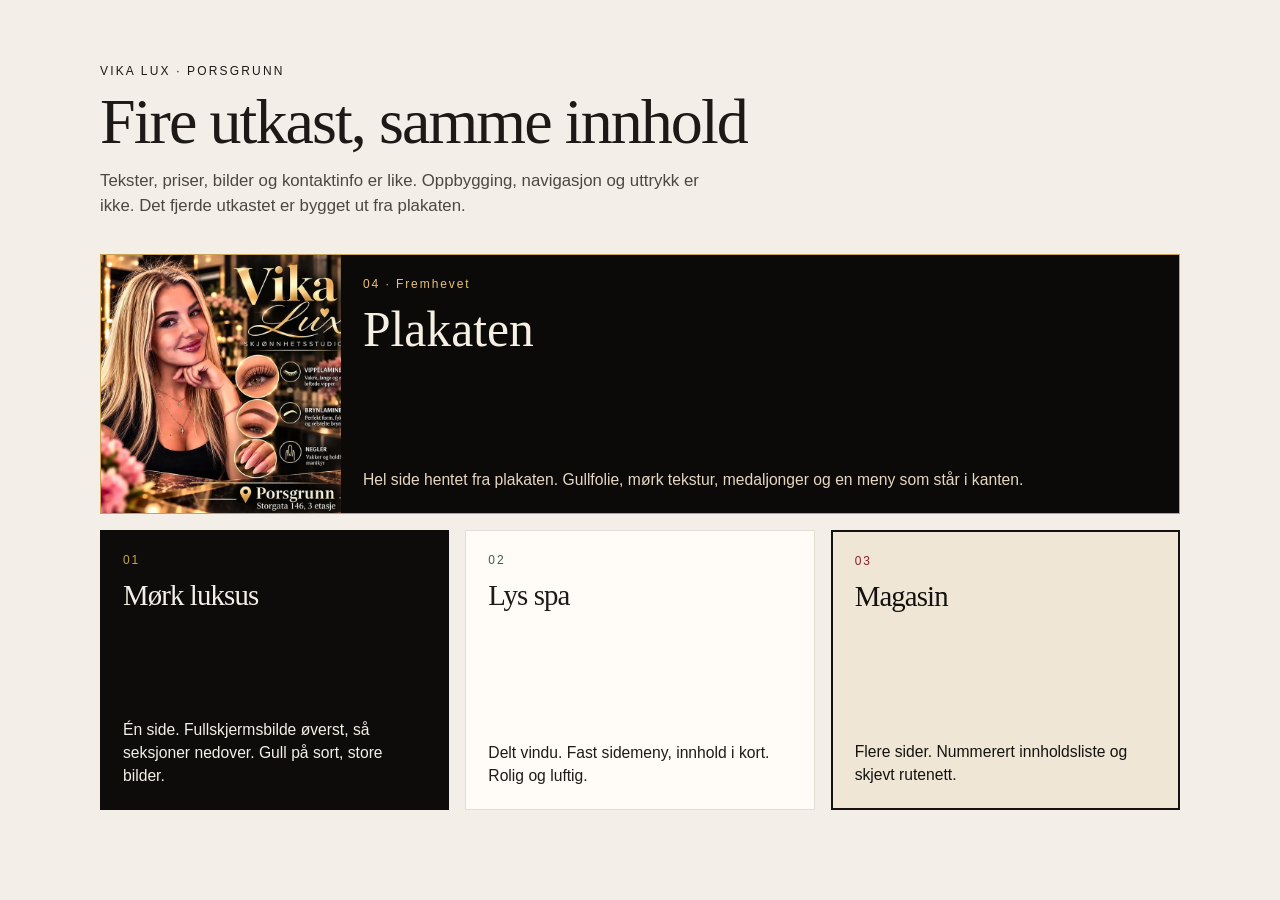
<file: index.html>
<!DOCTYPE html>
<html lang="nb">
<head>
<meta charset="UTF-8">
<meta name="viewport" content="width=device-width, initial-scale=1.0">
<title>Vika Lux — fire utkast</title>
<meta name="description" content="Fire ulike oppsett av Vika Lux, med samme tekster, priser, bilder og kontaktinfo. Plakaten er fremhevet.">
<meta name="theme-color" content="#0c0a08">
<meta name="referrer" content="strict-origin-when-cross-origin">
<meta name="robots" content="noindex, follow">
<meta http-equiv="Content-Security-Policy" content="default-src 'self'; base-uri 'self'; object-src 'none'; form-action 'none'; script-src 'none'; style-src 'self'; img-src 'self'">
<link rel="icon" href="favicon.ico" sizes="any">
<link rel="icon" href="favicon-192.png" type="image/png" sizes="192x192">
<link rel="apple-touch-icon" href="apple-touch-icon.png">
<link rel="stylesheet" href="styles.css">
</head>
<body>
<main class="board">
  <p class="eyebrow">Vika Lux · Porsgrunn</p>
  <h1>Fire utkast, samme innhold</h1>
  <p class="lead">Tekster, priser, bilder og kontaktinfo er like. Oppbygging, navigasjon og uttrykk er ikke. Det fjerde utkastet er bygget ut fra plakaten.</p>
  <a class="feature" href="design-4/">
    <img src="images/brand/poster-thumb.jpg" alt="" width="720" height="702">
    <div>
      <span class="num">04 · Fremhevet</span>
      <strong>Plakaten</strong>
      <span>Hel side hentet fra plakaten. Gullfolie, mørk tekstur, medaljonger og en meny som står i kanten.</span>
    </div>
  </a>
  <div class="choices">
    <a class="choice choice-dark" href="design-1/">
      <span class="num">01</span>
      <strong>Mørk luksus</strong>
      <span>Én side. Fullskjermsbilde øverst, så seksjoner nedover. Gull på sort, store bilder.</span>
    </a>
    <a class="choice choice-light" href="design-2/">
      <span class="num">02</span>
      <strong>Lys spa</strong>
      <span>Delt vindu. Fast sidemeny, innhold i kort. Rolig og luftig.</span>
    </a>
    <a class="choice choice-edit" href="design-3/">
      <span class="num">03</span>
      <strong>Magasin</strong>
      <span>Flere sider. Nummerert innholdsliste og skjevt rutenett.</span>
    </a>
  </div>
</main>
</body>
</html>
</file>
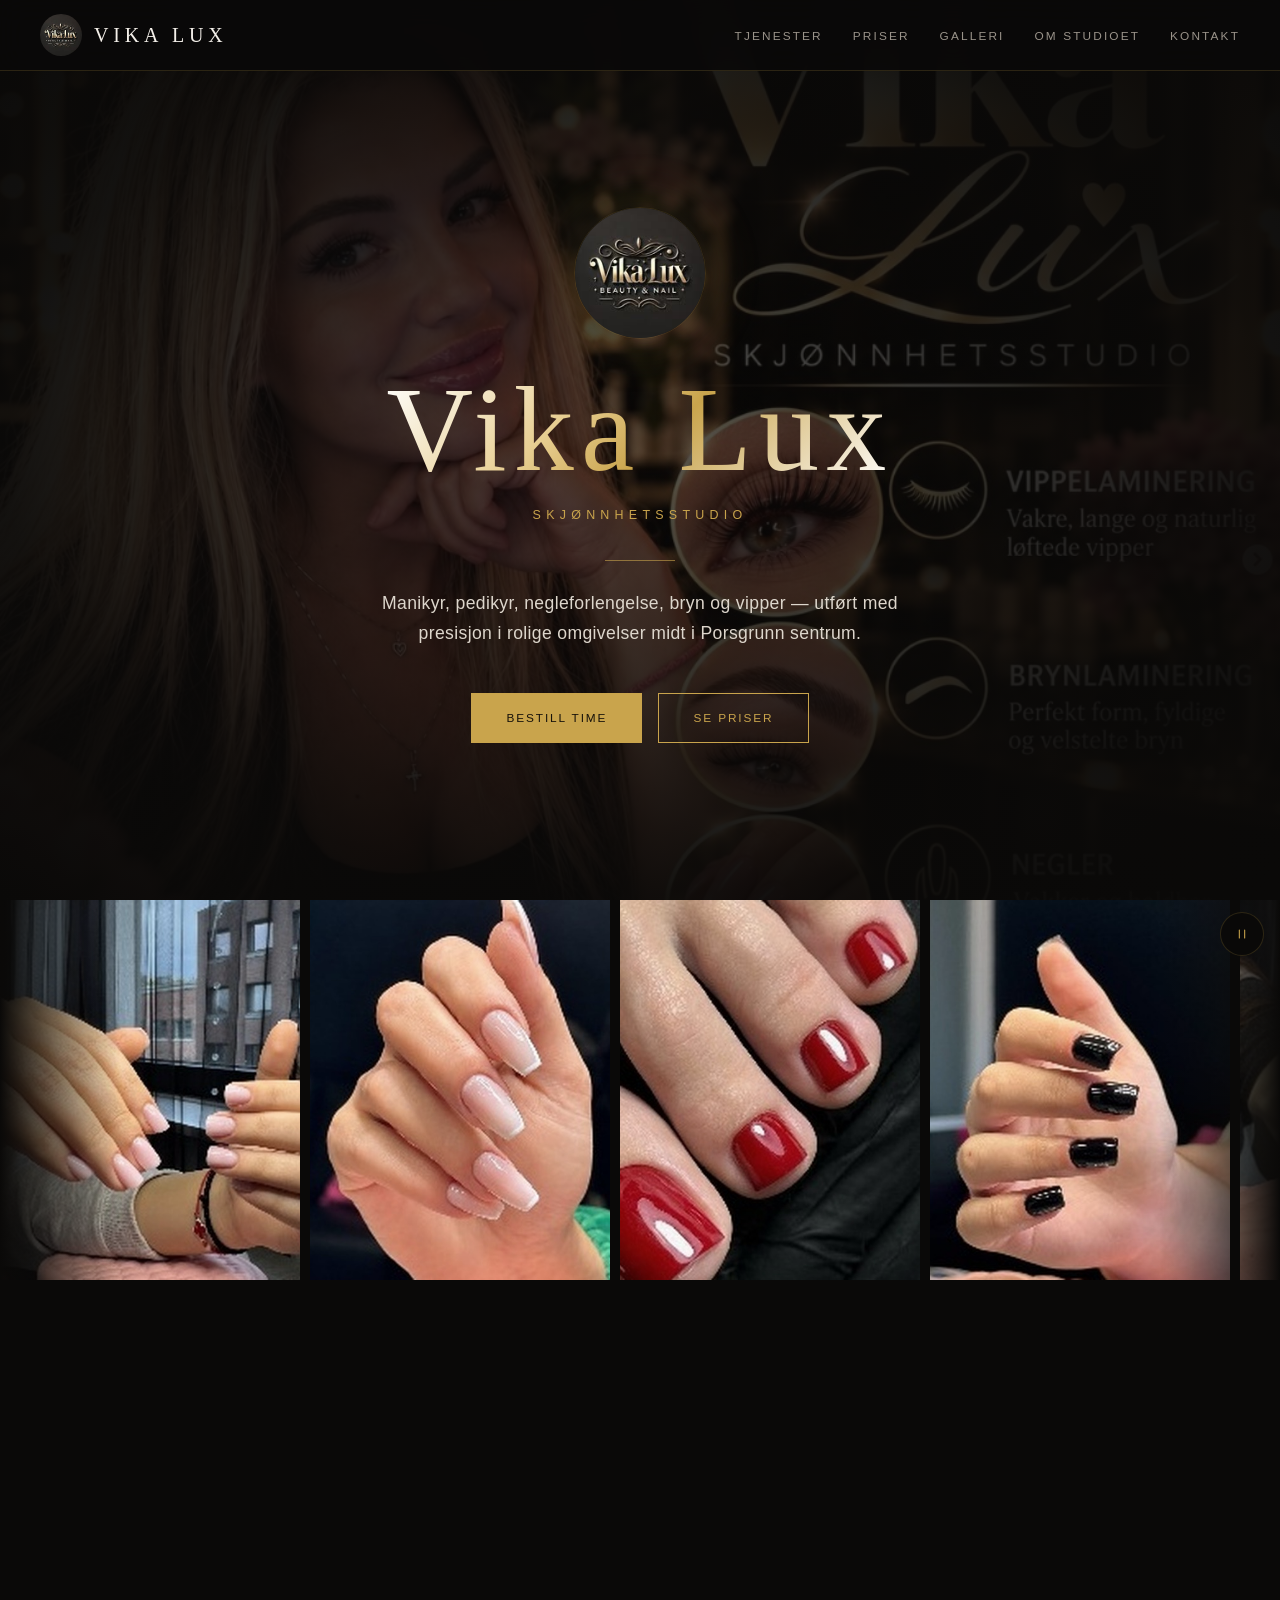
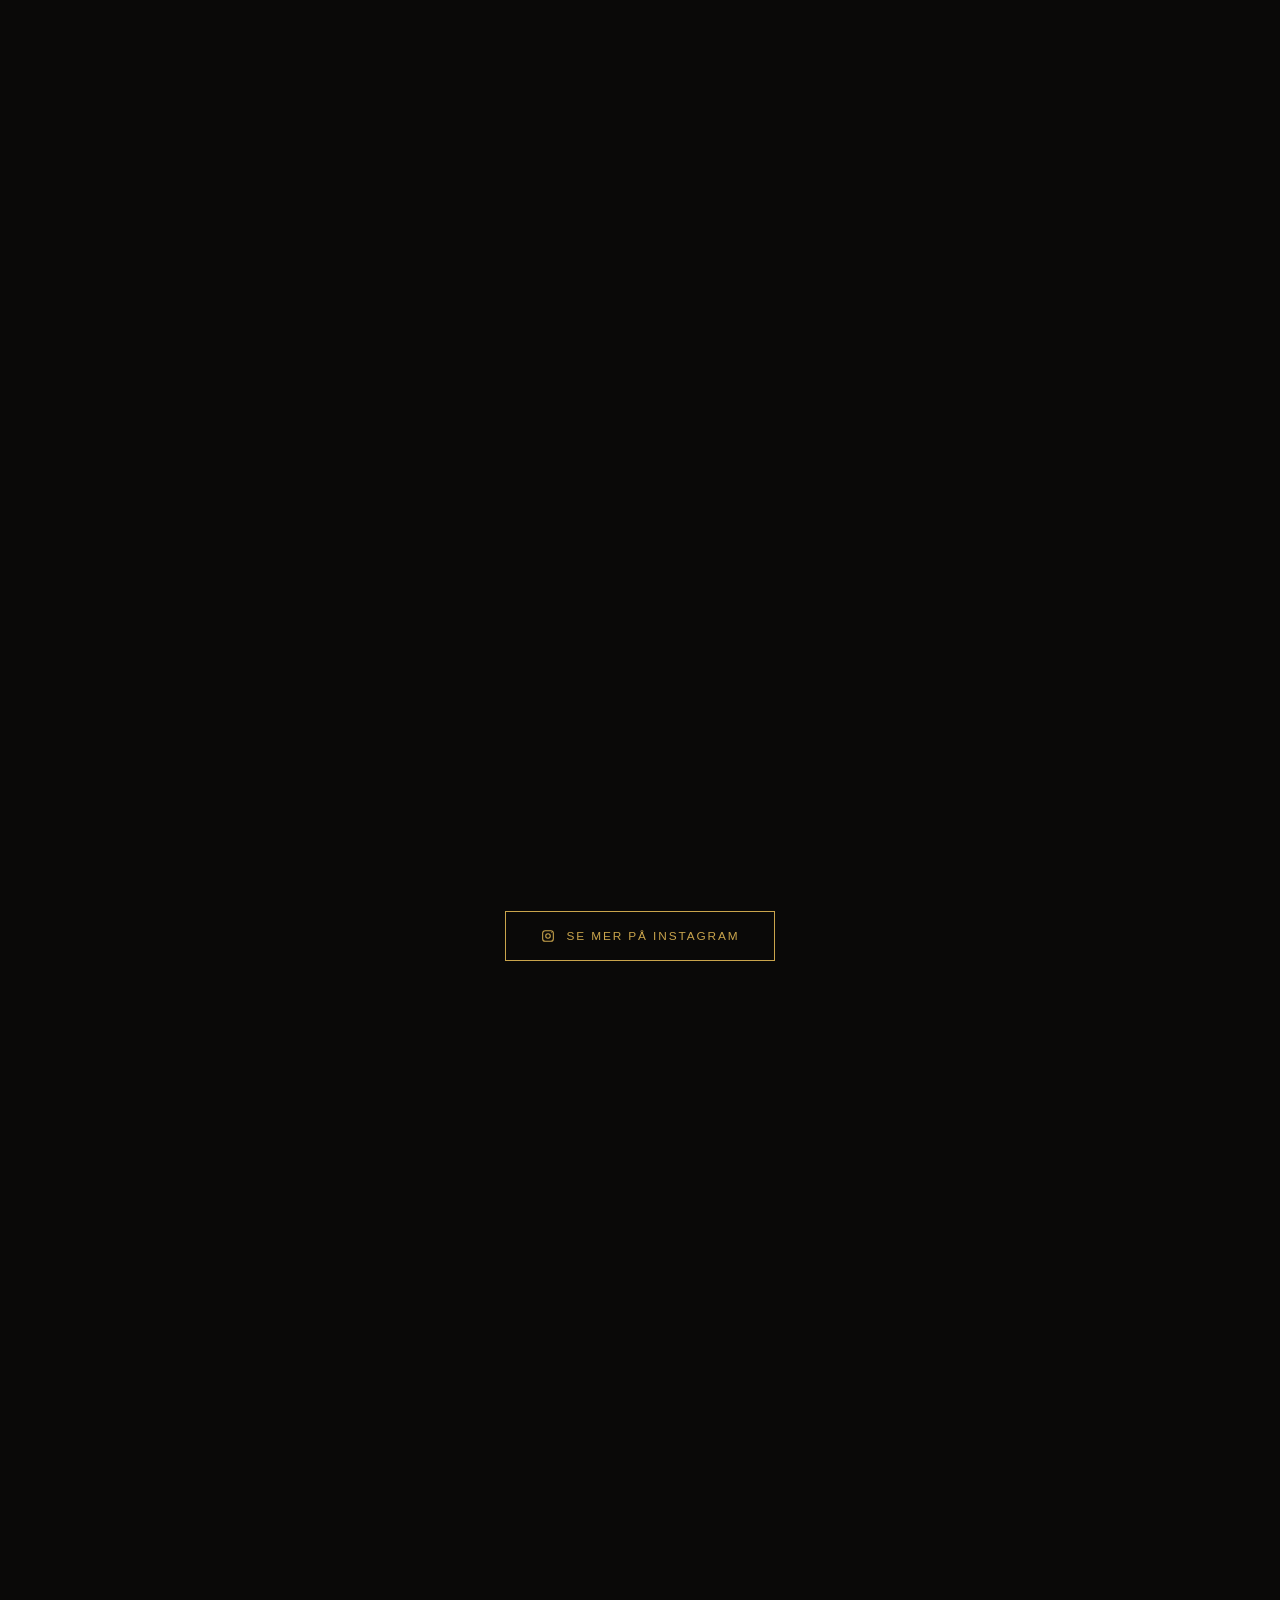
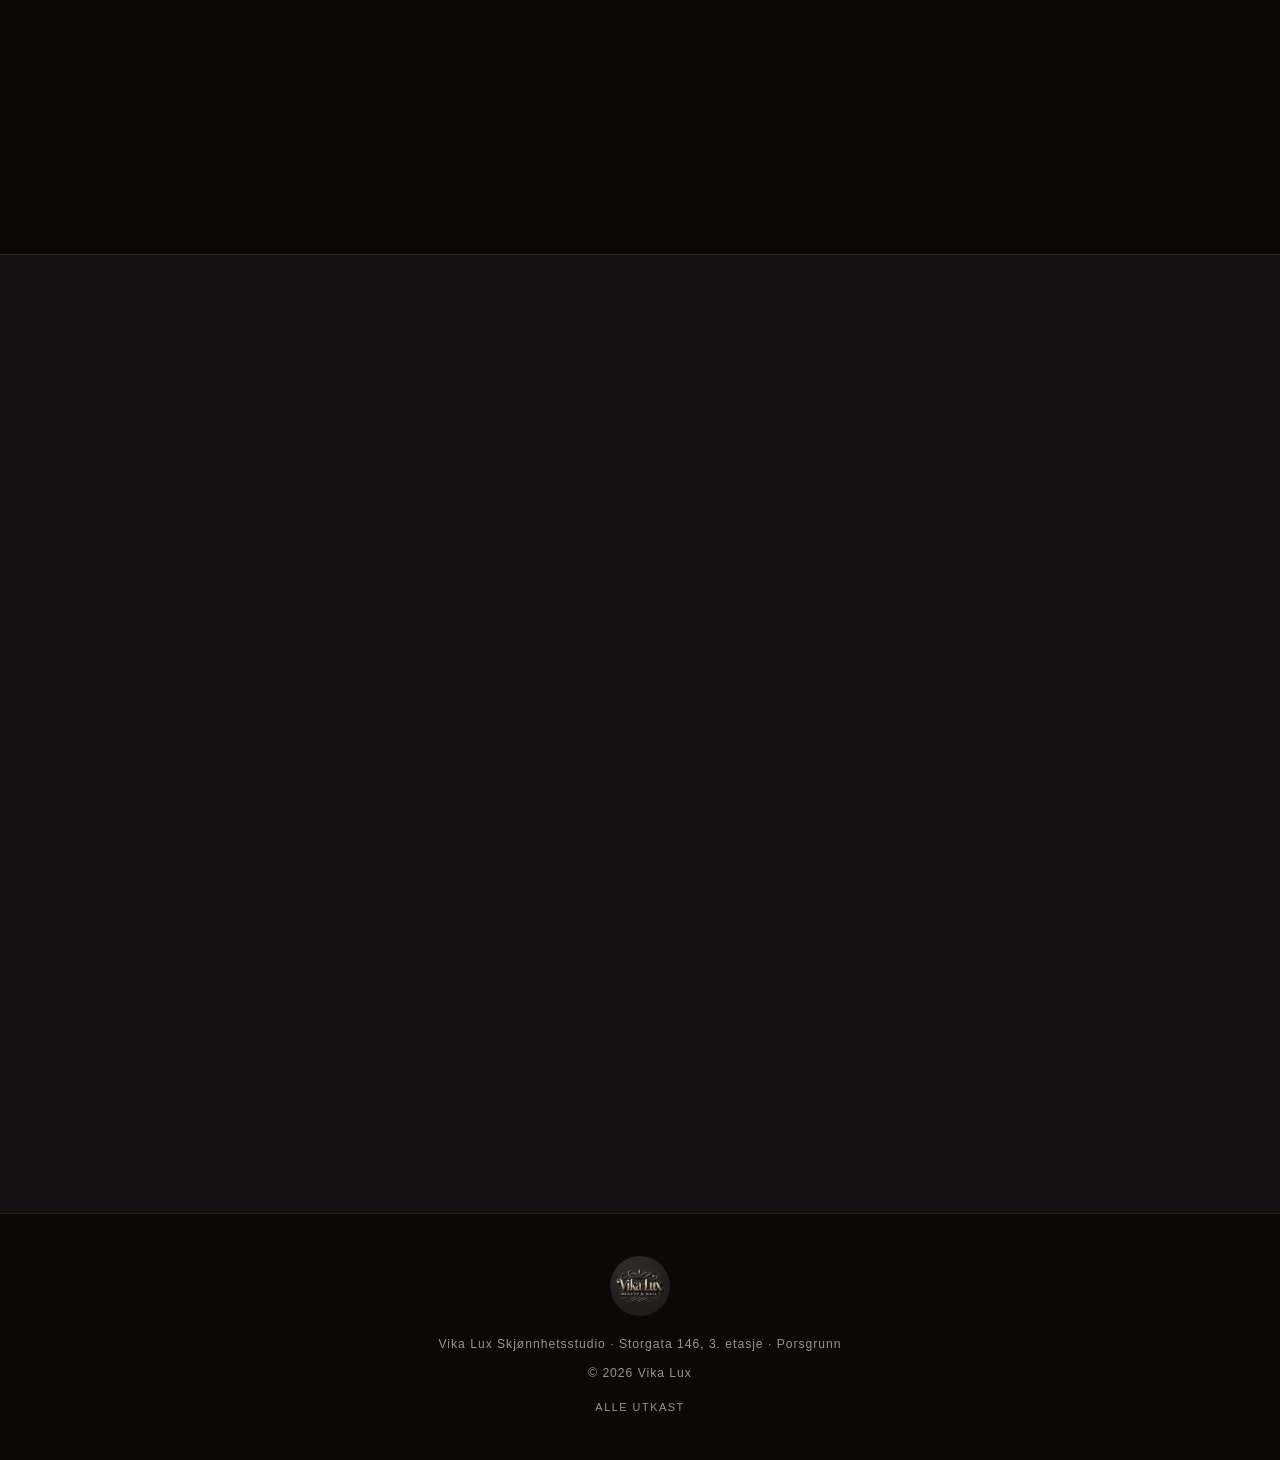
<file: design-1/index.html>
<!DOCTYPE html>
<html lang="nb">
<head>
<meta charset="UTF-8">
<meta name="viewport" content="width=device-width, initial-scale=1.0">
<title>Vika Lux | Skjønnhetsstudio i Porsgrunn</title>
<meta name="description" content="Vika Lux Skjønnhetsstudio i Porsgrunn — manikyr, pedikyr, SPA-pedikyr, negleforlengelse, bryn og vipper. Storgata 146, 3. etasje.">
<meta name="theme-color" content="#0a0908">
<meta name="referrer" content="strict-origin-when-cross-origin">
<meta name="robots" content="index, follow">
<link rel="canonical" href="https://snakkaz.github.io/vikalux/design-1/">
<meta property="og:type" content="website">
<meta property="og:locale" content="nb_NO">
<meta property="og:site_name" content="Vika Lux">
<meta property="og:url" content="https://snakkaz.github.io/vikalux/design-1/">
<meta property="og:title" content="Vika Lux | Skjønnhetsstudio i Porsgrunn">
<meta property="og:description" content="Manikyr, pedikyr, negleforlengelse, bryn og vipper. Storgata 146, 3. etasje, Porsgrunn.">
<meta property="og:image" content="https://snakkaz.github.io/vikalux/images/poster.jpg">
<meta property="og:image:width" content="1021">
<meta property="og:image:height" content="1016">
<meta property="og:image:alt" content="Vika Lux skjønnhetsstudio">
<meta name="twitter:card" content="summary_large_image">
<meta name="twitter:title" content="Vika Lux | Skjønnhetsstudio i Porsgrunn">
<meta name="twitter:description" content="Manikyr, pedikyr, negleforlengelse, bryn og vipper. Storgata 146, 3. etasje, Porsgrunn.">
<meta name="twitter:image" content="https://snakkaz.github.io/vikalux/images/poster.jpg">
<meta name="twitter:image:alt" content="Vika Lux skjønnhetsstudio">
<meta http-equiv="Content-Security-Policy" content="default-src 'self'; base-uri 'self'; object-src 'none'; form-action 'none'; script-src 'self'; style-src 'self' https://fonts.googleapis.com; font-src https://fonts.gstatic.com; img-src 'self'; frame-src https://www.openstreetmap.org; connect-src 'none'; upgrade-insecure-requests">
<link rel="icon" href="../favicon.ico" sizes="any">
<link rel="icon" href="../favicon-192.png" type="image/png" sizes="192x192">
<link rel="apple-touch-icon" href="../apple-touch-icon.png">
<link rel="preconnect" href="https://fonts.googleapis.com">
<link rel="preconnect" href="https://fonts.gstatic.com" crossorigin>
<link href="https://fonts.googleapis.com/css2?family=Cormorant+Garamond:wght@300;400&amp;family=Inter:wght@300;500&amp;display=swap" rel="stylesheet">
<link rel="stylesheet" href="styles.css">
<script type="application/ld+json">
{
  "@context": "https://schema.org",
  "@type": "BeautySalon",
  "name": "Vika Lux",
  "description": "Vika Lux Skjønnhetsstudio i Porsgrunn — manikyr, pedikyr, SPA-pedikyr, negleforlengelse, bryn og vipper.",
  "url": "https://snakkaz.github.io/vikalux/design-1/",
  "image": "https://snakkaz.github.io/vikalux/images/poster.jpg",
  "logo": "https://snakkaz.github.io/vikalux/images/logo-round.jpg",
  "address": {
    "@type": "PostalAddress",
    "streetAddress": "Storgata 146, 3. etasje",
    "postalCode": "3915",
    "addressLocality": "Porsgrunn",
    "addressCountry": "NO"
  },
  "geo": {
    "@type": "GeoCoordinates",
    "latitude": 59.140453,
    "longitude": 9.654065
  },
  "hasMap": "https://www.openstreetmap.org/?mlat=59.140453&mlon=9.654065#map=18/59.140453/9.654065",
  "sameAs": ["https://www.instagram.com/vikalux_porsgrunn/"],
  "priceRange": "300–1000 NOK",
  "currenciesAccepted": "NOK",
  "areaServed": "Porsgrunn",
  "inLanguage": "nb"
}
</script>
<script src="../script.js" defer></script>
</head>
<body>

<a class="skip-link" href="#hovedinnhold">Hopp til innhold</a>

<nav aria-label="Hovedmeny">
  <button class="nav-backdrop" id="navBackdrop" type="button" tabindex="-1" aria-label="Lukk meny"></button>
  <a class="nav-logo" href="#top">
    <img src="../images/logo-round.jpg" alt="" width="150" height="150">
    <span>Vika Lux</span>
  </a>
  <ul class="nav-links" id="navLinks">
    <li><a href="#tjenester">Tjenester</a></li>
    <li><a href="#priser">Priser</a></li>
    <li><a href="#galleri">Galleri</a></li>
    <li><a href="#om">Om studioet</a></li>
    <li><a href="#kontakt">Kontakt</a></li>
  </ul>
  <button class="nav-toggle" id="navToggle" type="button" aria-expanded="false" aria-controls="navLinks" aria-label="Åpne meny">
    <svg class="icon-menu" viewBox="0 0 24 24" aria-hidden="true" fill="none" stroke="currentColor" stroke-width="1.6" stroke-linecap="round">
      <path d="M4 7h16M4 12h16M4 17h16"/>
    </svg>
    <svg class="icon-close" viewBox="0 0 24 24" aria-hidden="true" fill="none" stroke="currentColor" stroke-width="1.6" stroke-linecap="round">
      <path d="M6 6l12 12M18 6L6 18"/>
    </svg>
  </button>
</nav>

<header class="hero" id="top">
  <div class="hero-bg"></div>
  <div class="hero-inner">
    <img class="hero-logo" src="../images/logo-round.jpg" alt="" width="150" height="150" fetchpriority="high">
    <h1 class="hero-brand">Vika Lux</h1>
    <p class="hero-sub">Skjønnhetsstudio</p>
    <div class="hero-line"></div>
    <p class="hero-tag">Manikyr, pedikyr, negleforlengelse, bryn og vipper — utført med presisjon i rolige omgivelser midt i Porsgrunn sentrum.</p>
    <div class="cta-row">
      <a class="btn btn-solid" href="#kontakt">Bestill time</a>
      <a class="btn btn-line" href="#priser">Se priser</a>
    </div>
  </div>
</header>

<main id="hovedinnhold" tabindex="-1">

<div class="marquee" role="region" aria-label="Bildefremvisning">
  <button class="marquee-control" id="marqueeToggle" type="button" aria-pressed="false" aria-label="Pause bildeløpet">
    <svg class="icon-pause" viewBox="0 0 24 24" aria-hidden="true" fill="none" stroke="currentColor" stroke-width="1.6" stroke-linecap="round">
      <path d="M8 6v12M16 6v12"/>
    </svg>
    <svg class="icon-play" viewBox="0 0 24 24" aria-hidden="true" fill="none" stroke="currentColor" stroke-width="1.6" stroke-linejoin="round">
      <path d="M8 6l10 6-10 6V6z"/>
    </svg>
  </button>
  <div class="marquee-track" id="marqueeTrack">
    <div class="marquee-set">
      <img src="../images/r1c1.jpg" alt="Manikyr" width="600" height="600">
      <img src="../images/r2c6.jpg" alt="Negleforlengelse" width="600" height="600">
      <img src="../images/r1c4.jpg" alt="Pedikyr" width="600" height="600">
      <img src="../images/r2c3.jpg" alt="Gelé-lakk" width="600" height="600">
      <img src="../images/r1c5.jpg" alt="French manikyr" width="600" height="600">
      <img src="../images/r2c1.jpg" alt="Negler" width="600" height="600">
      <img src="../images/r2c4.jpg" alt="Naturlige negler" width="600" height="600">
      <img src="../images/r1c3.jpg" alt="Mørkerød manikyr" width="600" height="600">
      <img src="../images/r2c2.jpg" alt="Manikyr" width="600" height="600">
    </div>
    <div class="marquee-set" aria-hidden="true">
      <img src="../images/r1c1.jpg" alt="" width="600" height="600">
      <img src="../images/r2c6.jpg" alt="" width="600" height="600">
      <img src="../images/r1c4.jpg" alt="" width="600" height="600">
      <img src="../images/r2c3.jpg" alt="" width="600" height="600">
      <img src="../images/r1c5.jpg" alt="" width="600" height="600">
      <img src="../images/r2c1.jpg" alt="" width="600" height="600">
      <img src="../images/r2c4.jpg" alt="" width="600" height="600">
      <img src="../images/r1c3.jpg" alt="" width="600" height="600">
      <img src="../images/r2c2.jpg" alt="" width="600" height="600">
    </div>
  </div>
</div>

<section id="tjenester">
  <div class="container">
    <div class="reveal">
      <p class="label">Behandlinger</p>
      <h2 class="title">Tjenester</h2>
      <div class="divider"></div>
      <p class="text">Et utvalg behandlinger for hender, føtter, bryn og vipper — alt utført med sterile verktøy og kvalitetsprodukter.</p>
    </div>
    <div class="services">
      <article class="service reveal">
        <div class="service-icon" aria-hidden="true">
          <svg viewBox="0 0 24 24" fill="none" stroke="currentColor" stroke-width="1.5" stroke-linecap="round" stroke-linejoin="round">
            <path d="M9 10.2C9 7.8 10.3 6 12 6s3 1.8 3 4.2V16c0 2.2-1.3 3.5-3 3.5S9 18.2 9 16V10.2z"/>
            <path d="M9 14h6"/>
          </svg>
        </div>
        <h3>Manikyr</h3>
        <p>Klassisk og maskinmanikyr, med eller uten gelé-lakk. Neglebånd, form og finish tilpasset hendene dine.</p>
      </article>
      <article class="service reveal">
        <div class="service-icon" aria-hidden="true">
          <svg viewBox="0 0 24 24" fill="none" stroke="currentColor" stroke-width="1.5" stroke-linecap="round" stroke-linejoin="round">
            <path d="M9.5 11C9.5 7.4 10.6 5 12 5s2.5 2.4 2.5 6V17c0 2-1.1 3.2-2.5 3.2S9.5 19 9.5 17V11z"/>
            <path d="M9.5 13.5h5"/>
            <path d="M6.5 8.2h2M15.5 8.2h2"/>
          </svg>
        </div>
        <h3>Negleforlengelse</h3>
        <p>Forlengelse med gelé i ønsket lengde og form. Holdbart resultat med naturlig uttrykk.</p>
      </article>
      <article class="service reveal">
        <div class="service-icon" aria-hidden="true">
          <svg viewBox="0 0 24 24" fill="none" stroke="currentColor" stroke-width="1.5" stroke-linecap="round" stroke-linejoin="round">
            <path d="M12 4.2s2.6 2.8 2.6 4.4a2.6 2.6 0 0 1-5.2 0C9.4 7 12 4.2 12 4.2z"/>
            <path d="M5.2 15.2c1.3-1.5 3.5-2.3 6.8-2.3s5.5.8 6.8 2.3"/>
            <path d="M6 18.6c1.5 1.2 3.5 1.8 6 1.8s4.5-.6 6-1.8"/>
          </svg>
        </div>
        <h3>Pedikyr &amp; SPA</h3>
        <p>Pedikyr med gelé-lakk, eller full SPA-pedikyr med fotbehandling, skrubb og pleiende krem.</p>
      </article>
      <article class="service reveal">
        <div class="service-icon" aria-hidden="true">
          <svg viewBox="0 0 24 24" fill="none" stroke="currentColor" stroke-width="1.5" stroke-linecap="round" stroke-linejoin="round">
            <path d="M3 12.5s3.2-4 9-4 9 4 9 4-3.2 4-9 4-9-4-9-4z"/>
            <circle cx="12" cy="12.5" r="2"/>
            <path d="M7.2 8.2 8.4 10M12 6.8v2.4M16.8 8.2 15.6 10"/>
          </svg>
        </div>
        <h3>Vippelaminering</h3>
        <p>Vakre, lange og naturlig løftede vipper som holder i flere uker — uten extensions.</p>
      </article>
      <article class="service reveal">
        <div class="service-icon" aria-hidden="true">
          <svg viewBox="0 0 24 24" fill="none" stroke="currentColor" stroke-width="1.5" stroke-linecap="round" stroke-linejoin="round">
            <path d="M3.5 15c1.8-2.2 4.2-4.4 7-4.8 2.8-.4 4.8.9 6.4 2.3 1.2 1 2.5 1.3 3.6.4"/>
            <path d="M8 17.6c1.5.7 3 .9 4.8.2"/>
          </svg>
        </div>
        <h3>Brynlaminering</h3>
        <p>Perfekt form, fyldige og velstelte bryn. Forming, farging og laminering etter ansiktsform.</p>
      </article>
      <article class="service reveal">
        <div class="service-icon" aria-hidden="true">
          <svg viewBox="0 0 24 24" fill="none" stroke="currentColor" stroke-width="1.5" stroke-linecap="round" stroke-linejoin="round">
            <path d="M9 11c0-2.5 1.1-4.4 2.6-4.4S14.2 8.5 14.2 11V17c0 1.7-1.1 2.8-2.6 2.8S9 18.7 9 17v-6z"/>
            <path d="M17.2 5.2v3.2M15.6 6.8h3.2"/>
          </svg>
        </div>
        <h3>Design &amp; fransk</h3>
        <p>Fransk finish, nail art og detaljer — fra diskret og elegant til markert og lekent.</p>
      </article>
    </div>
  </div>
</section>

<section id="priser">
  <div class="container">
    <div class="reveal">
      <p class="label">Prisliste</p>
      <h2 class="title">Priser</h2>
      <div class="divider"></div>
    </div>
    <div class="price-grid">
      <div class="reveal">
        <div class="price-group">
          <h3>Manikyr</h3>
          <dl class="price-list">
            <div class="price-row"><dt>Klassisk</dt><dd>300,-</dd></div>
            <div class="price-row"><dt>Maskinmanikyr</dt><dd>350,-</dd></div>
          </dl>
        </div>
        <div class="price-group">
          <h3>Belegg</h3>
          <dl class="price-list">
            <div class="price-row"><dt>Manikyr + gelé-lakk</dt><dd>600,-</dd></div>
            <div class="price-row"><dt>Manikyr med forsterkning + gelé-lakk</dt><dd>700,-</dd></div>
            <div class="price-row"><dt>Forlengelse med gelé</dt><dd>800 / 900 / 1000,-</dd></div>
          </dl>
        </div>
        <div class="price-group">
          <h3>Pedikyr</h3>
          <dl class="price-list">
            <div class="price-row"><dt>Pedikyr</dt><dd>400,-</dd></div>
            <div class="price-row"><dt>Pedikyr + gelé-lakk</dt><dd>700,-</dd></div>
            <div class="price-row"><dt>SPA-pedikyr <small>(fotbehandling, skrubb, krem)</small></dt><dd>900,-</dd></div>
          </dl>
        </div>
        <div class="price-group">
          <h3>Ekstra</h3>
          <dl class="price-list">
            <div class="price-row"><dt>Fransk / design</dt><dd>100,-</dd></div>
          </dl>
        </div>
        <p class="price-note">Første besøk — 10 % rabatt</p>
      </div>
      <div class="price-img reveal">
        <img src="../images/priser.jpg" alt="Prisliste Vika Lux" width="552" height="885" loading="lazy" decoding="async">
      </div>
    </div>
  </div>
</section>

<section id="galleri">
  <div class="container">
    <div class="reveal">
      <p class="label">Portefølje</p>
      <h2 class="title">Utvalgte arbeider</h2>
      <div class="divider"></div>
      <p class="text">Et lite utvalg fra studioet. Flere arbeider publiseres fortløpende på Instagram.</p>
    </div>
    <div class="gallery reveal">
      <figure><img src="../images/r1c1.jpg" alt="Manikyr med gelé-lakk" width="600" height="600" loading="lazy" decoding="async"></figure>
      <figure><img src="../images/r2c6.jpg" alt="French negleforlengelse" width="600" height="600" loading="lazy" decoding="async"></figure>
      <figure><img src="../images/r1c4.jpg" alt="Rød pedikyr" width="600" height="600" loading="lazy" decoding="async"></figure>
      <figure><img src="../images/r2c3.jpg" alt="Sorte negler med design" width="600" height="600" loading="lazy" decoding="async"></figure>
      <figure><img src="../images/r1c5.jpg" alt="Glitter french" width="600" height="600" loading="lazy" decoding="async"></figure>
      <figure><img src="../images/r2c1.jpg" alt="Naturlig manikyr" width="600" height="600" loading="lazy" decoding="async"></figure>
      <figure><img src="../images/r2c4.jpg" alt="Nude negler" width="600" height="600" loading="lazy" decoding="async"></figure>
      <figure><img src="../images/r1c3.jpg" alt="Mørkerød manikyr" width="600" height="600" loading="lazy" decoding="async"></figure>
      <figure><img src="../images/r2c2.jpg" alt="Manikyr nærbilde" width="600" height="600" loading="lazy" decoding="async"></figure>
    </div>
    <div class="section-cta">
      <a class="btn btn-line" href="https://www.instagram.com/vikalux_porsgrunn/" target="_blank" rel="noopener noreferrer">
        <svg viewBox="0 0 24 24" aria-hidden="true" fill="none" stroke="currentColor" stroke-width="1.6" stroke-linecap="round" stroke-linejoin="round">
          <rect x="4" y="4" width="16" height="16" rx="4"/>
          <circle cx="12" cy="12" r="3.4"/>
          <circle cx="17.2" cy="6.8" r="0.7" fill="currentColor" stroke="none"/>
        </svg>
        Se mer på Instagram
        <span class="sr-only">(åpnes i ny fane)</span>
      </a>
    </div>
  </div>
</section>

<section id="om">
  <div class="container about">
    <div class="reveal">
      <p class="label">Om studioet</p>
      <h2 class="title">Vika Lux i Porsgrunn</h2>
      <div class="divider"></div>
      <p class="text">Vika Lux er et skjønnhetsstudio i Storgata 146 i Porsgrunn sentrum, spesialisert på negler, bryn og vipper. Her får du god tid, rolige omgivelser og et resultat som er tilpasset deg.</p>
      <ul>
        <li>Sterile verktøy og kvalitetsprodukter til hver behandling</li>
        <li>Individuell tilpasning av form, lengde og farge</li>
        <li>Sentralt i Porsgrunn, 3. etasje i Storgata 146</li>
        <li>10 % rabatt på ditt første besøk</li>
      </ul>
      <div class="cta-row">
        <a class="btn btn-solid" href="#kontakt">Bestill time</a>
      </div>
    </div>
    <div class="about-img reveal">
      <img src="../images/poster.jpg" alt="Vika Lux skjønnhetsstudio" width="1021" height="1016" loading="lazy" decoding="async">
    </div>
  </div>
</section>

<section id="kontakt">
  <div class="container">
    <div class="reveal">
      <p class="label">Kontakt</p>
      <h2 class="title">Bestill time</h2>
      <div class="divider"></div>
      <p class="text">Send melding på Instagram for ledige tider, eller stikk innom studioet i Storgata 146.</p>
    </div>
    <div class="contact-grid">
      <div class="reveal">
        <div class="info-row">
          <span class="info-icon" aria-hidden="true">
            <svg viewBox="0 0 24 24" fill="none" stroke="currentColor" stroke-width="1.5" stroke-linecap="round" stroke-linejoin="round">
              <path d="M12 21s6-5.1 6-10a6 6 0 1 0-12 0c0 4.9 6 10 6 10z"/>
              <circle cx="12" cy="11" r="1.8"/>
            </svg>
          </span>
          <div>
            <div class="k">Adresse</div>
            <div class="v"><a href="https://www.openstreetmap.org/?mlat=59.140453&amp;mlon=9.654065#map=18/59.140453/9.654065" target="_blank" rel="noopener noreferrer">Storgata 146, 3. etasje<br>3915 Porsgrunn<span class="sr-only"> (åpnes i ny fane)</span></a></div>
          </div>
        </div>
        <div class="info-row">
          <span class="info-icon" aria-hidden="true">
            <svg viewBox="0 0 24 24" fill="none" stroke="currentColor" stroke-width="1.5" stroke-linecap="round" stroke-linejoin="round">
              <rect x="4" y="4" width="16" height="16" rx="4"/>
              <circle cx="12" cy="12" r="3.4"/>
              <circle cx="17.2" cy="6.8" r="0.7" fill="currentColor" stroke="none"/>
            </svg>
          </span>
          <div>
            <div class="k">Instagram</div>
            <div class="v"><a href="https://www.instagram.com/vikalux_porsgrunn/" target="_blank" rel="noopener noreferrer">@vikalux_porsgrunn<span class="sr-only"> (åpnes i ny fane)</span></a></div>
          </div>
        </div>
        <div class="info-row">
          <span class="info-icon" aria-hidden="true">
            <svg viewBox="0 0 24 24" fill="none" stroke="currentColor" stroke-width="1.5" stroke-linecap="round" stroke-linejoin="round">
              <rect x="7" y="3" width="10" height="18" rx="2"/>
              <path d="M11 18h2"/>
            </svg>
          </span>
          <div>
            <div class="k">Telefon</div>
            <div class="v">Legges inn</div>
          </div>
        </div>
        <div class="info-row">
          <span class="info-icon" aria-hidden="true">
            <svg viewBox="0 0 24 24" fill="none" stroke="currentColor" stroke-width="1.5" stroke-linecap="round" stroke-linejoin="round">
              <rect x="3.5" y="5.5" width="17" height="13" rx="1.5"/>
              <path d="m4 7 8 6 8-6"/>
            </svg>
          </span>
          <div>
            <div class="k">E-post</div>
            <div class="v">Legges inn</div>
          </div>
        </div>
        <div class="info-row">
          <span class="info-icon" aria-hidden="true">
            <svg viewBox="0 0 24 24" fill="none" stroke="currentColor" stroke-width="1.5" stroke-linecap="round" stroke-linejoin="round">
              <circle cx="12" cy="12" r="8"/>
              <path d="M12 8v4.5l3 2"/>
            </svg>
          </span>
          <div>
            <div class="k">Åpningstider</div>
            <div class="v">Legges inn</div>
          </div>
        </div>
        <div class="socials">
          <a class="btn btn-solid" href="https://www.instagram.com/vikalux_porsgrunn/" target="_blank" rel="noopener noreferrer">
            <svg viewBox="0 0 24 24" aria-hidden="true" fill="none" stroke="currentColor" stroke-width="1.6" stroke-linecap="round" stroke-linejoin="round">
              <rect x="4" y="4" width="16" height="16" rx="4"/>
              <circle cx="12" cy="12" r="3.4"/>
              <circle cx="17.2" cy="6.8" r="0.7" fill="currentColor" stroke="none"/>
            </svg>
            Send melding
            <span class="sr-only">(åpnes i ny fane)</span>
          </a>
        </div>
      </div>
      <div class="map reveal">
        <iframe
          title="Kart — Storgata 146, Porsgrunn"
          src="https://www.openstreetmap.org/export/embed.html?bbox=9.6471%2C59.1370%2C9.6611%2C59.1440&amp;layer=mapnik&amp;marker=59.140453%2C9.654065"
          loading="lazy"
          referrerpolicy="no-referrer"></iframe>
      </div>
    </div>
  </div>
</section>

</main>

<footer>
  <div class="container">
    <img src="../images/logo-round.jpg" alt="" width="150" height="150">
    <p>Vika Lux Skjønnhetsstudio · Storgata 146, 3. etasje · Porsgrunn</p>
    <p>© <span id="year">2026</span> Vika Lux</p>
    <p class="draft-link"><a href="../">Alle utkast</a></p>
  </div>
</footer>

</body>
</html>
</file>
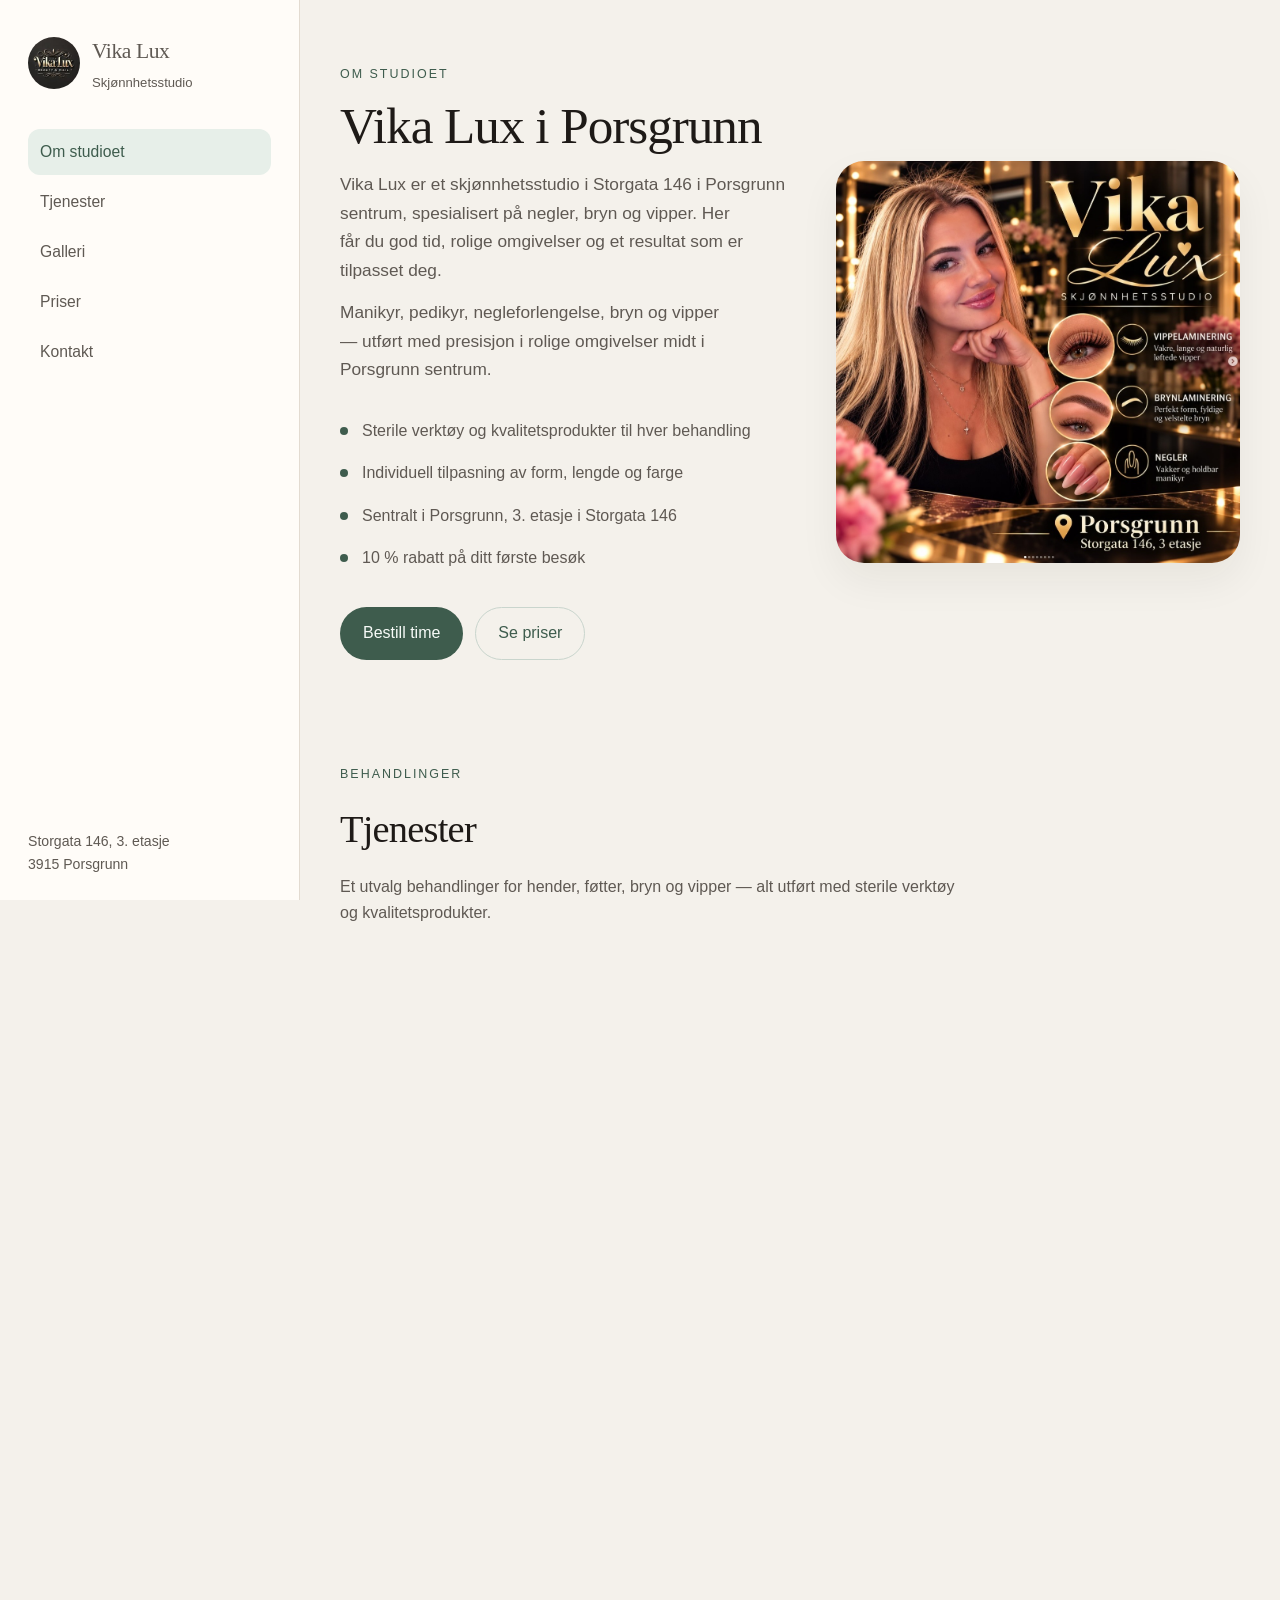
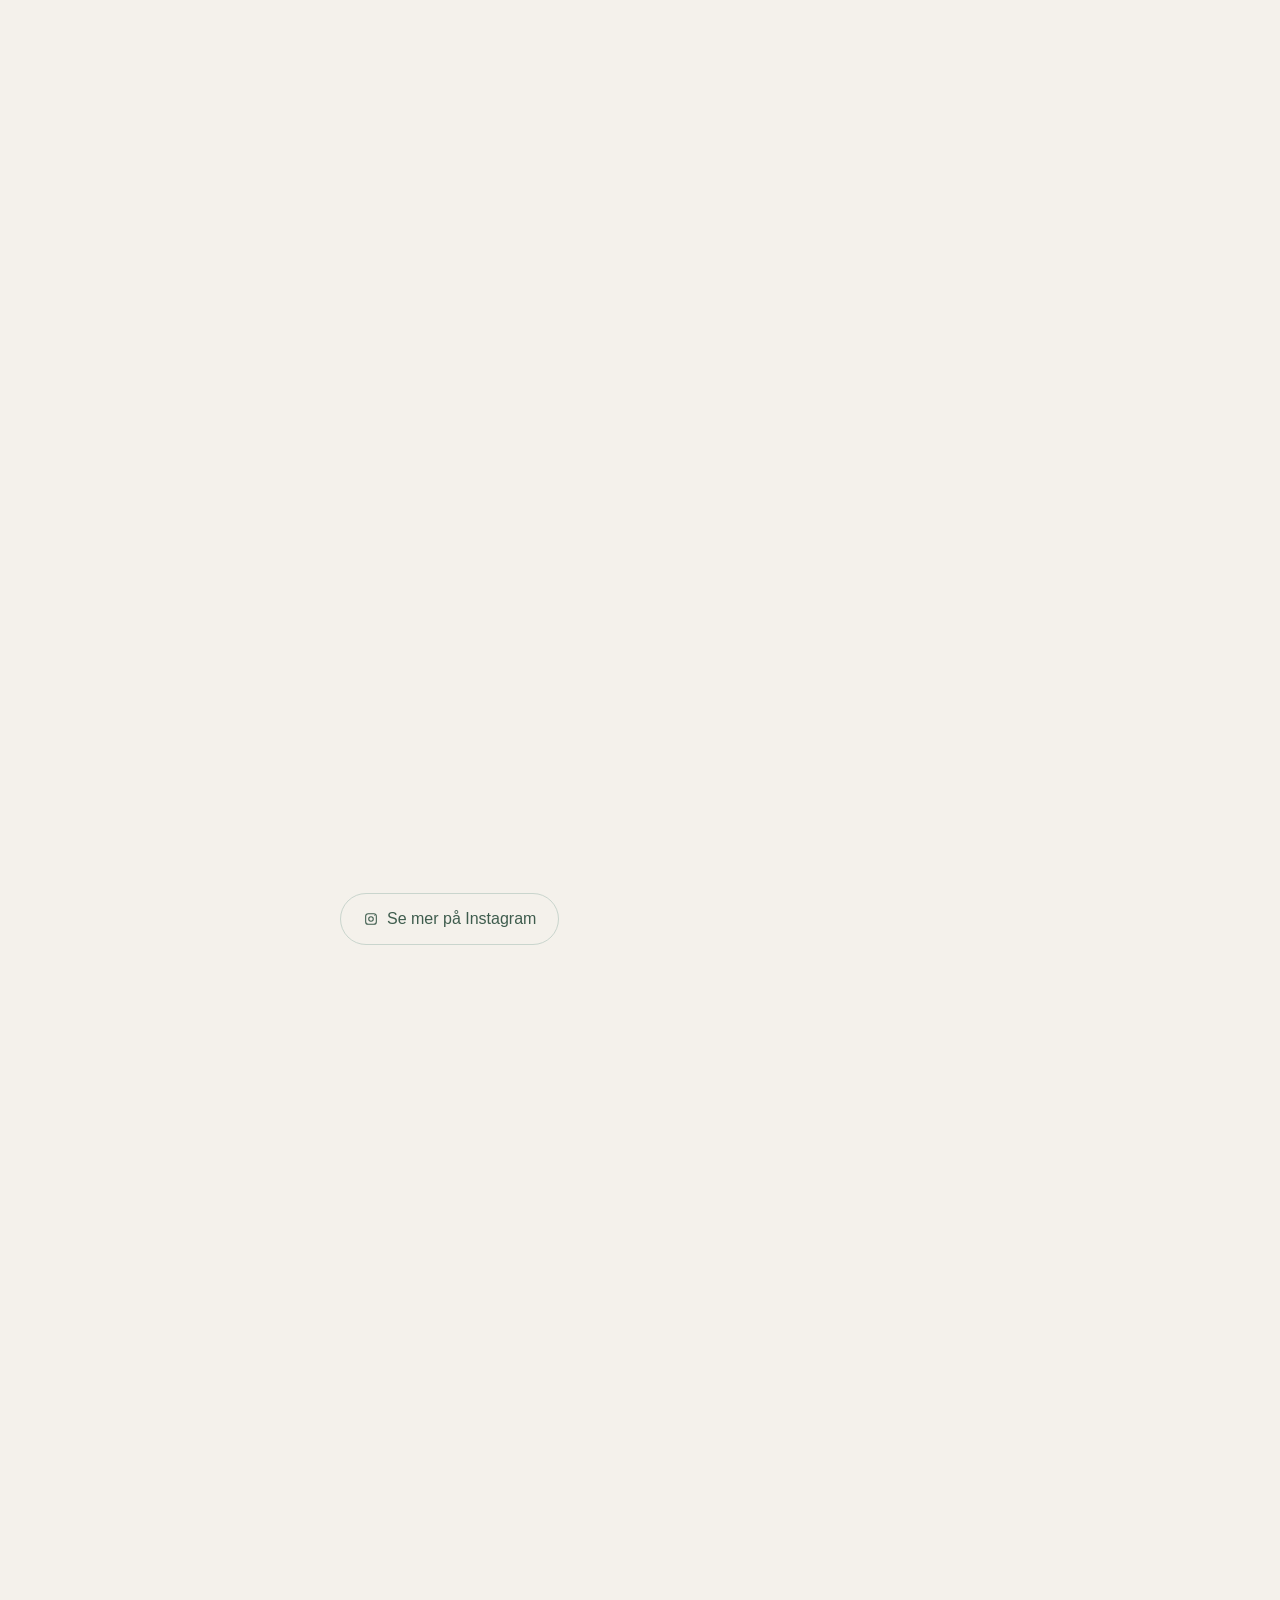
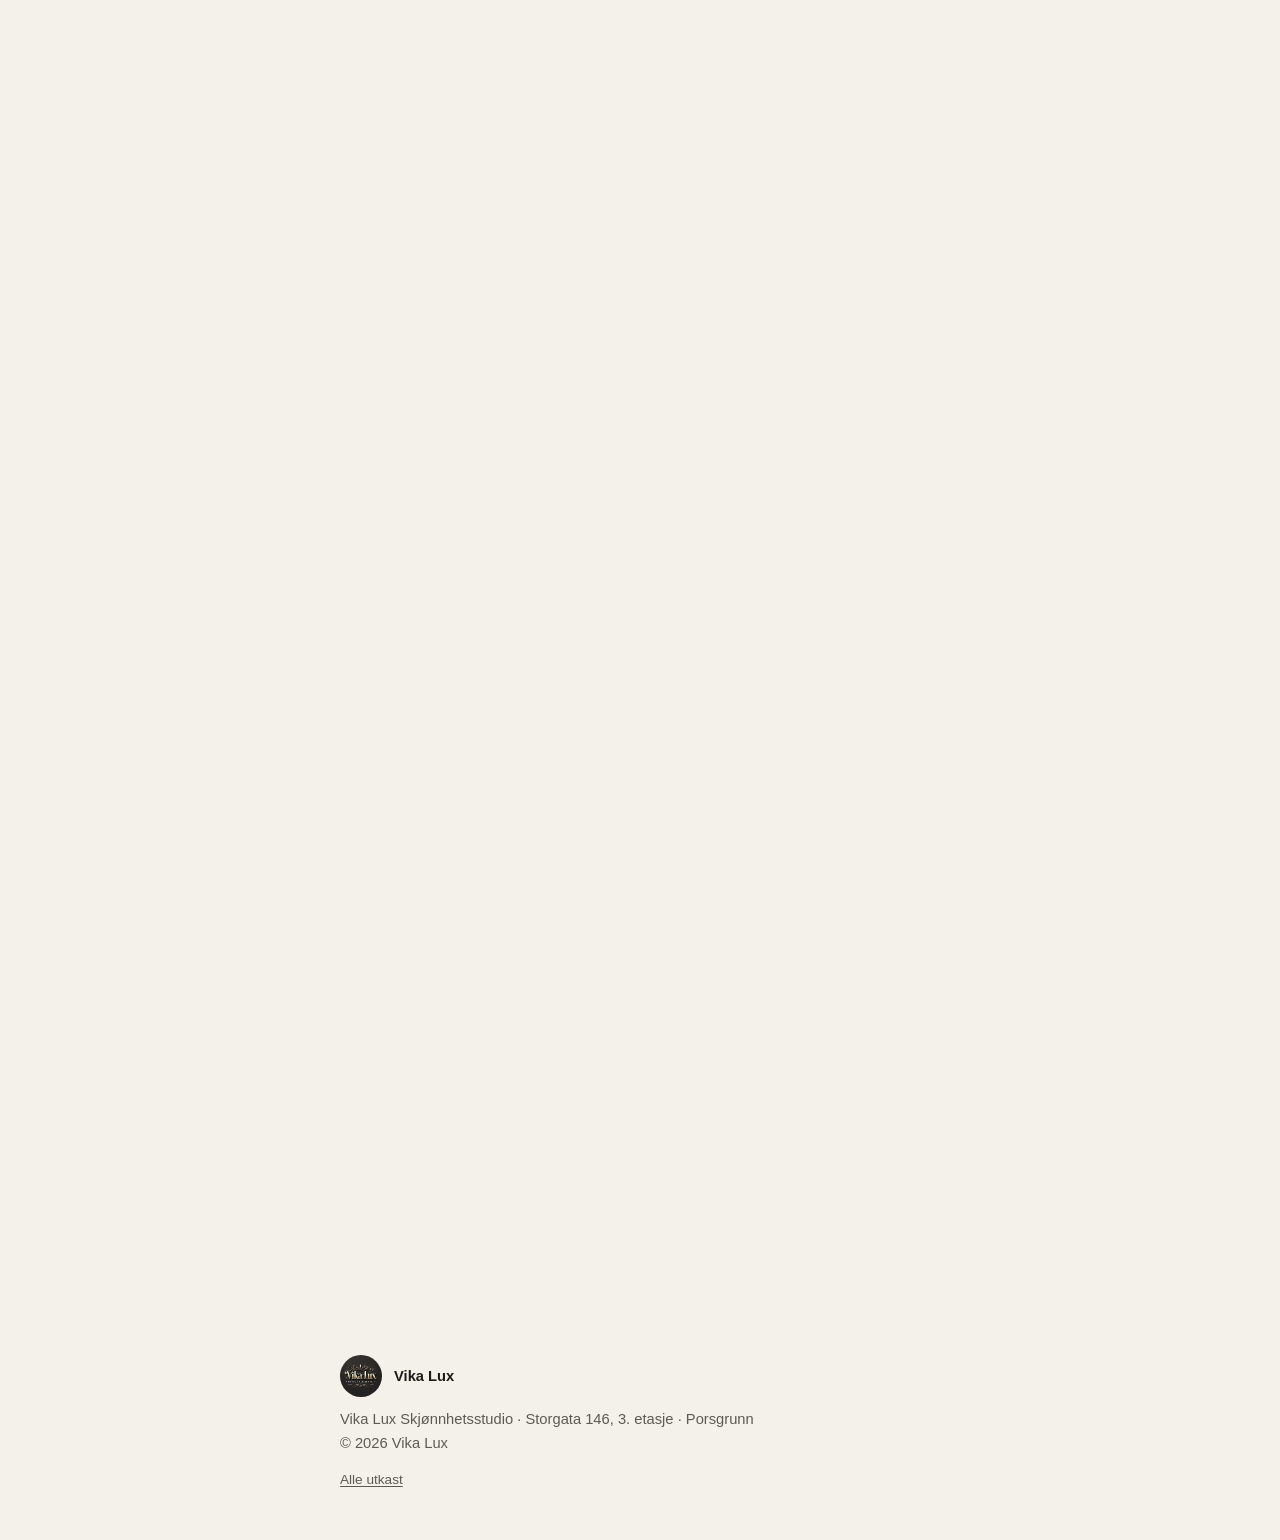
<file: design-2/index.html>
<!DOCTYPE html>
<html lang="nb">
<head>
<meta charset="UTF-8">
<meta name="viewport" content="width=device-width, initial-scale=1.0">
<title>Vika Lux | Skjønnhetsstudio i Porsgrunn</title>
<meta name="description" content="Vika Lux Skjønnhetsstudio i Porsgrunn — manikyr, pedikyr, SPA-pedikyr, negleforlengelse, bryn og vipper. Storgata 146, 3. etasje.">
<meta name="theme-color" content="#f4f1eb">
<meta name="referrer" content="strict-origin-when-cross-origin">
<meta name="robots" content="index, follow">
<link rel="canonical" href="https://snakkaz.github.io/vikalux/design-2/">
<meta property="og:type" content="website">
<meta property="og:locale" content="nb_NO">
<meta property="og:site_name" content="Vika Lux">
<meta property="og:url" content="https://snakkaz.github.io/vikalux/design-2/">
<meta property="og:title" content="Vika Lux | Skjønnhetsstudio i Porsgrunn">
<meta property="og:description" content="Manikyr, pedikyr, negleforlengelse, bryn og vipper. Storgata 146, 3. etasje, Porsgrunn.">
<meta property="og:image" content="https://snakkaz.github.io/vikalux/images/poster.jpg">
<meta property="og:image:width" content="1021">
<meta property="og:image:height" content="1016">
<meta property="og:image:alt" content="Vika Lux skjønnhetsstudio">
<meta name="twitter:card" content="summary_large_image">
<meta name="twitter:title" content="Vika Lux | Skjønnhetsstudio i Porsgrunn">
<meta name="twitter:description" content="Manikyr, pedikyr, negleforlengelse, bryn og vipper. Storgata 146, 3. etasje, Porsgrunn.">
<meta name="twitter:image" content="https://snakkaz.github.io/vikalux/images/poster.jpg">
<meta name="twitter:image:alt" content="Vika Lux skjønnhetsstudio">
<meta http-equiv="Content-Security-Policy" content="default-src 'self'; base-uri 'self'; object-src 'none'; form-action 'none'; script-src 'self'; style-src 'self' https://fonts.googleapis.com; font-src https://fonts.gstatic.com; img-src 'self'; frame-src https://www.openstreetmap.org; connect-src 'none'; upgrade-insecure-requests">
<link rel="icon" href="../favicon.ico" sizes="any">
<link rel="icon" href="../favicon-192.png" type="image/png" sizes="192x192">
<link rel="apple-touch-icon" href="../apple-touch-icon.png">
<link rel="preconnect" href="https://fonts.googleapis.com">
<link rel="preconnect" href="https://fonts.gstatic.com" crossorigin>
<link href="https://fonts.googleapis.com/css2?family=Fraunces:opsz,wght@9..144,500;9..144,600&amp;family=Outfit:wght@400;500&amp;display=swap" rel="stylesheet">
<link rel="stylesheet" href="styles.css">
<script type="application/ld+json">
{
  "@context": "https://schema.org",
  "@type": "BeautySalon",
  "name": "Vika Lux",
  "description": "Vika Lux Skjønnhetsstudio i Porsgrunn — manikyr, pedikyr, SPA-pedikyr, negleforlengelse, bryn og vipper.",
  "url": "https://snakkaz.github.io/vikalux/design-2/",
  "image": "https://snakkaz.github.io/vikalux/images/poster.jpg",
  "logo": "https://snakkaz.github.io/vikalux/images/logo-round.jpg",
  "address": {
    "@type": "PostalAddress",
    "streetAddress": "Storgata 146, 3. etasje",
    "postalCode": "3915",
    "addressLocality": "Porsgrunn",
    "addressCountry": "NO"
  },
  "geo": { "@type": "GeoCoordinates", "latitude": 59.140453, "longitude": 9.654065 },
  "hasMap": "https://www.openstreetmap.org/?mlat=59.140453&mlon=9.654065#map=18/59.140453/9.654065",
  "sameAs": ["https://www.instagram.com/vikalux_porsgrunn/"],
  "priceRange": "300–1000 NOK",
  "currenciesAccepted": "NOK",
  "areaServed": "Porsgrunn",
  "inLanguage": "nb"
}
</script>
<script src="../script.js" defer></script>
</head>
<body data-nav-breakpoint="861">
<a class="skip-link" href="#hovedinnhold">Hopp til innhold</a>
<button class="nav-backdrop" id="navBackdrop" type="button" tabindex="-1" aria-label="Lukk meny"></button>

<header class="topbar">
  <a class="brand" href="#top">
    <img src="../images/logo-round.jpg" alt="" width="150" height="150">
    <span><strong>Vika Lux</strong><span>Skjønnhetsstudio</span></span>
  </a>
  <button class="nav-toggle" id="navToggle" type="button" aria-expanded="false" aria-controls="navLinks" aria-label="Åpne meny">
    <svg class="icon-menu" viewBox="0 0 24 24" aria-hidden="true" fill="none" stroke="currentColor" stroke-width="1.6" stroke-linecap="round"><path d="M4 7h16M4 12h16M4 17h16"/></svg>
    <svg class="icon-close" viewBox="0 0 24 24" aria-hidden="true" fill="none" stroke="currentColor" stroke-width="1.6" stroke-linecap="round"><path d="M6 6l12 12M18 6L6 18"/></svg>
  </button>
</header>

<div class="shell">
  <aside class="sidebar">
    <a class="brand" href="#top">
      <img src="../images/logo-round.jpg" alt="" width="150" height="150">
      <span><strong>Vika Lux</strong><span>Skjønnhetsstudio</span></span>
    </a>
    <nav aria-label="Hovedmeny">
      <ul class="nav-links" id="navLinks">
        <li><a href="#om">Om studioet</a></li>
        <li><a href="#tjenester">Tjenester</a></li>
        <li><a href="#galleri">Galleri</a></li>
        <li><a href="#priser">Priser</a></li>
        <li><a href="#kontakt">Kontakt</a></li>
      </ul>
    </nav>
    <p class="side-note">Storgata 146, 3. etasje<br>3915 Porsgrunn</p>
  </aside>

  <div class="pane" id="top">
    <main id="hovedinnhold" tabindex="-1">
      <section class="intro wrap" id="om">
        <div class="reveal">
          <p class="kicker">Om studioet</p>
          <h1>Vika Lux i Porsgrunn</h1>
          <p class="lede">Vika Lux er et skjønnhetsstudio i Storgata 146 i Porsgrunn sentrum, spesialisert på negler, bryn og vipper. Her får du god tid, rolige omgivelser og et resultat som er tilpasset deg.</p>
          <p class="lede lede-next">Manikyr, pedikyr, negleforlengelse, bryn og vipper — utført med presisjon i rolige omgivelser midt i Porsgrunn sentrum.</p>
          <ul class="ticks">
            <li>Sterile verktøy og kvalitetsprodukter til hver behandling</li>
            <li>Individuell tilpasning av form, lengde og farge</li>
            <li>Sentralt i Porsgrunn, 3. etasje i Storgata 146</li>
            <li>10 % rabatt på ditt første besøk</li>
          </ul>
          <div class="cta-row">
            <a class="btn btn-solid" href="#kontakt">Bestill time</a>
            <a class="btn btn-line" href="#priser">Se priser</a>
          </div>
        </div>
        <div class="intro-photo reveal">
          <img src="../images/poster.jpg" alt="Vika Lux skjønnhetsstudio" width="1021" height="1016" fetchpriority="high">
        </div>
      </section>

      <section class="block" id="tjenester">
        <div class="wrap">
          <div class="reveal">
            <p class="kicker">Behandlinger</p>
            <h2>Tjenester</h2>
            <p class="intro-copy">Et utvalg behandlinger for hender, føtter, bryn og vipper — alt utført med sterile verktøy og kvalitetsprodukter.</p>
          </div>
          <div class="cards">
            <article class="card reveal">
              <div class="card-icon" aria-hidden="true"><svg viewBox="0 0 24 24" fill="none" stroke="currentColor" stroke-width="1.5" stroke-linecap="round" stroke-linejoin="round"><path d="M9 10.2C9 7.8 10.3 6 12 6s3 1.8 3 4.2V16c0 2.2-1.3 3.5-3 3.5S9 18.2 9 16V10.2z"/><path d="M9 14h6"/></svg></div>
              <h3>Manikyr</h3>
              <p>Klassisk og maskinmanikyr, med eller uten gelé-lakk. Neglebånd, form og finish tilpasset hendene dine.</p>
            </article>
            <article class="card reveal">
              <div class="card-icon" aria-hidden="true"><svg viewBox="0 0 24 24" fill="none" stroke="currentColor" stroke-width="1.5" stroke-linecap="round" stroke-linejoin="round"><path d="M9.5 11C9.5 7.4 10.6 5 12 5s2.5 2.4 2.5 6V17c0 2-1.1 3.2-2.5 3.2S9.5 19 9.5 17V11z"/><path d="M9.5 13.5h5"/><path d="M6.5 8.2h2M15.5 8.2h2"/></svg></div>
              <h3>Negleforlengelse</h3>
              <p>Forlengelse med gelé i ønsket lengde og form. Holdbart resultat med naturlig uttrykk.</p>
            </article>
            <article class="card reveal">
              <div class="card-icon" aria-hidden="true"><svg viewBox="0 0 24 24" fill="none" stroke="currentColor" stroke-width="1.5" stroke-linecap="round" stroke-linejoin="round"><path d="M12 4.2s2.6 2.8 2.6 4.4a2.6 2.6 0 0 1-5.2 0C9.4 7 12 4.2 12 4.2z"/><path d="M5.2 15.2c1.3-1.5 3.5-2.3 6.8-2.3s5.5.8 6.8 2.3"/><path d="M6 18.6c1.5 1.2 3.5 1.8 6 1.8s4.5-.6 6-1.8"/></svg></div>
              <h3>Pedikyr &amp; SPA</h3>
              <p>Pedikyr med gelé-lakk, eller full SPA-pedikyr med fotbehandling, skrubb og pleiende krem.</p>
            </article>
            <article class="card reveal">
              <div class="card-icon" aria-hidden="true"><svg viewBox="0 0 24 24" fill="none" stroke="currentColor" stroke-width="1.5" stroke-linecap="round" stroke-linejoin="round"><path d="M3 12.5s3.2-4 9-4 9 4 9 4-3.2 4-9 4-9-4-9-4z"/><circle cx="12" cy="12.5" r="2"/><path d="M7.2 8.2 8.4 10M12 6.8v2.4M16.8 8.2 15.6 10"/></svg></div>
              <h3>Vippelaminering</h3>
              <p>Vakre, lange og naturlig løftede vipper som holder i flere uker — uten extensions.</p>
            </article>
            <article class="card reveal">
              <div class="card-icon" aria-hidden="true"><svg viewBox="0 0 24 24" fill="none" stroke="currentColor" stroke-width="1.5" stroke-linecap="round" stroke-linejoin="round"><path d="M3.5 15c1.8-2.2 4.2-4.4 7-4.8 2.8-.4 4.8.9 6.4 2.3 1.2 1 2.5 1.3 3.6.4"/><path d="M8 17.6c1.5.7 3 .9 4.8.2"/></svg></div>
              <h3>Brynlaminering</h3>
              <p>Perfekt form, fyldige og velstelte bryn. Forming, farging og laminering etter ansiktsform.</p>
            </article>
            <article class="card reveal">
              <div class="card-icon" aria-hidden="true"><svg viewBox="0 0 24 24" fill="none" stroke="currentColor" stroke-width="1.5" stroke-linecap="round" stroke-linejoin="round"><path d="M9 11c0-2.5 1.1-4.4 2.6-4.4S14.2 8.5 14.2 11V17c0 1.7-1.1 2.8-2.6 2.8S9 18.7 9 17v-6z"/><path d="M17.2 5.2v3.2M15.6 6.8h3.2"/></svg></div>
              <h3>Design &amp; fransk</h3>
              <p>Fransk finish, nail art og detaljer — fra diskret og elegant til markert og lekent.</p>
            </article>
          </div>
        </div>
      </section>

      <section class="block" id="galleri">
        <div class="wrap">
          <div class="reveal">
            <p class="kicker">Portefølje</p>
            <h2>Utvalgte arbeider</h2>
            <p class="intro-copy">Et lite utvalg fra studioet. Flere arbeider publiseres fortløpende på Instagram.</p>
          </div>
          <div class="gallery reveal">
            <figure><img src="../images/r1c1.jpg" alt="Manikyr med gelé-lakk" width="600" height="600" loading="lazy" decoding="async"></figure>
            <figure><img src="../images/r2c6.jpg" alt="French negleforlengelse" width="600" height="600" loading="lazy" decoding="async"></figure>
            <figure><img src="../images/r1c4.jpg" alt="Rød pedikyr" width="600" height="600" loading="lazy" decoding="async"></figure>
            <figure><img src="../images/r2c3.jpg" alt="Sorte negler med design" width="600" height="600" loading="lazy" decoding="async"></figure>
            <figure><img src="../images/r1c5.jpg" alt="Glitter french" width="600" height="600" loading="lazy" decoding="async"></figure>
            <figure><img src="../images/r2c1.jpg" alt="Naturlig manikyr" width="600" height="600" loading="lazy" decoding="async"></figure>
            <figure><img src="../images/r2c4.jpg" alt="Nude negler" width="600" height="600" loading="lazy" decoding="async"></figure>
            <figure><img src="../images/r1c3.jpg" alt="Mørkerød manikyr" width="600" height="600" loading="lazy" decoding="async"></figure>
            <figure><img src="../images/r2c2.jpg" alt="Manikyr nærbilde" width="600" height="600" loading="lazy" decoding="async"></figure>
          </div>
          <div class="section-cta">
            <a class="btn btn-line" href="https://www.instagram.com/vikalux_porsgrunn/" target="_blank" rel="noopener noreferrer">
              <svg viewBox="0 0 24 24" aria-hidden="true" fill="none" stroke="currentColor" stroke-width="1.6"><rect x="4" y="4" width="16" height="16" rx="4"/><circle cx="12" cy="12" r="3.4"/><circle cx="17.2" cy="6.8" r="0.7" fill="currentColor" stroke="none"/></svg>
              Se mer på Instagram
              <span class="sr-only">(åpnes i ny fane)</span>
            </a>
          </div>
        </div>
      </section>

      <section class="block" id="priser">
        <div class="wrap">
          <div class="reveal">
            <p class="kicker">Prisliste</p>
            <h2>Priser</h2>
          </div>
          <div class="price-board">
            <div class="price-cards reveal">
              <article class="price-card">
                <h3>Manikyr</h3>
                <dl class="price-list">
                  <div class="price-row"><dt>Klassisk</dt><dd>300,-</dd></div>
                  <div class="price-row"><dt>Maskinmanikyr</dt><dd>350,-</dd></div>
                </dl>
              </article>
              <article class="price-card">
                <h3>Belegg</h3>
                <dl class="price-list">
                  <div class="price-row"><dt>Manikyr + gelé-lakk</dt><dd>600,-</dd></div>
                  <div class="price-row"><dt>Manikyr med forsterkning + gelé-lakk</dt><dd>700,-</dd></div>
                  <div class="price-row"><dt>Forlengelse med gelé</dt><dd>800 / 900 / 1000,-</dd></div>
                </dl>
              </article>
              <article class="price-card">
                <h3>Pedikyr</h3>
                <dl class="price-list">
                  <div class="price-row"><dt>Pedikyr</dt><dd>400,-</dd></div>
                  <div class="price-row"><dt>Pedikyr + gelé-lakk</dt><dd>700,-</dd></div>
                  <div class="price-row"><dt>SPA-pedikyr <small>(fotbehandling, skrubb, krem)</small></dt><dd>900,-</dd></div>
                </dl>
              </article>
              <article class="price-card">
                <h3>Ekstra</h3>
                <dl class="price-list">
                  <div class="price-row"><dt>Fransk / design</dt><dd>100,-</dd></div>
                </dl>
              </article>
              <p class="price-note">Første besøk — 10 % rabatt</p>
            </div>
            <div class="price-img reveal">
              <img src="../images/priser.jpg" alt="Prisliste Vika Lux" width="552" height="885" loading="lazy" decoding="async">
            </div>
          </div>
        </div>
      </section>

      <section class="block" id="kontakt">
        <div class="wrap">
          <div class="reveal">
            <p class="kicker">Kontakt</p>
            <h2>Bestill time</h2>
            <p class="intro-copy">Send melding på Instagram for ledige tider, eller stikk innom studioet i Storgata 146.</p>
          </div>
          <div class="contact-grid">
            <div class="info-card reveal">
              <div class="info-row">
                <span class="info-icon" aria-hidden="true"><svg viewBox="0 0 24 24" fill="none" stroke="currentColor" stroke-width="1.5" stroke-linecap="round" stroke-linejoin="round"><path d="M12 21s6-5.1 6-10a6 6 0 1 0-12 0c0 4.9 6 10 6 10z"/><circle cx="12" cy="11" r="1.8"/></svg></span>
                <div>
                  <div class="k">Adresse</div>
                  <div class="v"><a href="https://www.openstreetmap.org/?mlat=59.140453&amp;mlon=9.654065#map=18/59.140453/9.654065" target="_blank" rel="noopener noreferrer">Storgata 146, 3. etasje<br>3915 Porsgrunn<span class="sr-only"> (åpnes i ny fane)</span></a></div>
                </div>
              </div>
              <div class="info-row">
                <span class="info-icon" aria-hidden="true"><svg viewBox="0 0 24 24" fill="none" stroke="currentColor" stroke-width="1.5"><rect x="4" y="4" width="16" height="16" rx="4"/><circle cx="12" cy="12" r="3.4"/><circle cx="17.2" cy="6.8" r="0.7" fill="currentColor" stroke="none"/></svg></span>
                <div>
                  <div class="k">Instagram</div>
                  <div class="v"><a href="https://www.instagram.com/vikalux_porsgrunn/" target="_blank" rel="noopener noreferrer">@vikalux_porsgrunn<span class="sr-only"> (åpnes i ny fane)</span></a></div>
                </div>
              </div>
              <div class="info-row">
                <span class="info-icon" aria-hidden="true"><svg viewBox="0 0 24 24" fill="none" stroke="currentColor" stroke-width="1.5"><rect x="7" y="3" width="10" height="18" rx="2"/><path d="M11 18h2"/></svg></span>
                <div><div class="k">Telefon</div><div class="v">Legges inn</div></div>
              </div>
              <div class="info-row">
                <span class="info-icon" aria-hidden="true"><svg viewBox="0 0 24 24" fill="none" stroke="currentColor" stroke-width="1.5"><rect x="3.5" y="5.5" width="17" height="13" rx="1.5"/><path d="m4 7 8 6 8-6"/></svg></span>
                <div><div class="k">E-post</div><div class="v">Legges inn</div></div>
              </div>
              <div class="info-row">
                <span class="info-icon" aria-hidden="true"><svg viewBox="0 0 24 24" fill="none" stroke="currentColor" stroke-width="1.5"><circle cx="12" cy="12" r="8"/><path d="M12 8v4.5l3 2"/></svg></span>
                <div><div class="k">Åpningstider</div><div class="v">Legges inn</div></div>
              </div>
              <div class="socials">
                <a class="btn btn-solid" href="https://www.instagram.com/vikalux_porsgrunn/" target="_blank" rel="noopener noreferrer">
                  <svg viewBox="0 0 24 24" aria-hidden="true" fill="none" stroke="currentColor" stroke-width="1.6"><rect x="4" y="4" width="16" height="16" rx="4"/><circle cx="12" cy="12" r="3.4"/><circle cx="17.2" cy="6.8" r="0.7" fill="currentColor" stroke="none"/></svg>
                  Send melding
                  <span class="sr-only">(åpnes i ny fane)</span>
                </a>
              </div>
            </div>
            <div class="map reveal">
              <iframe title="Kart — Storgata 146, Porsgrunn" src="https://www.openstreetmap.org/export/embed.html?bbox=9.6471%2C59.1370%2C9.6611%2C59.1440&amp;layer=mapnik&amp;marker=59.140453%2C9.654065" loading="lazy" referrerpolicy="no-referrer"></iframe>
            </div>
          </div>
        </div>
      </section>
    </main>
    <footer>
      <div class="wrap">
        <div class="brand-row">
          <img src="../images/logo-round.jpg" alt="" width="150" height="150">
          <strong>Vika Lux</strong>
        </div>
        <p>Vika Lux Skjønnhetsstudio · Storgata 146, 3. etasje · Porsgrunn</p>
        <p>© <span id="year">2026</span> Vika Lux</p>
        <p class="draft-link"><a href="../">Alle utkast</a></p>
      </div>
    </footer>
  </div>
</div>
</body>
</html>
</file>
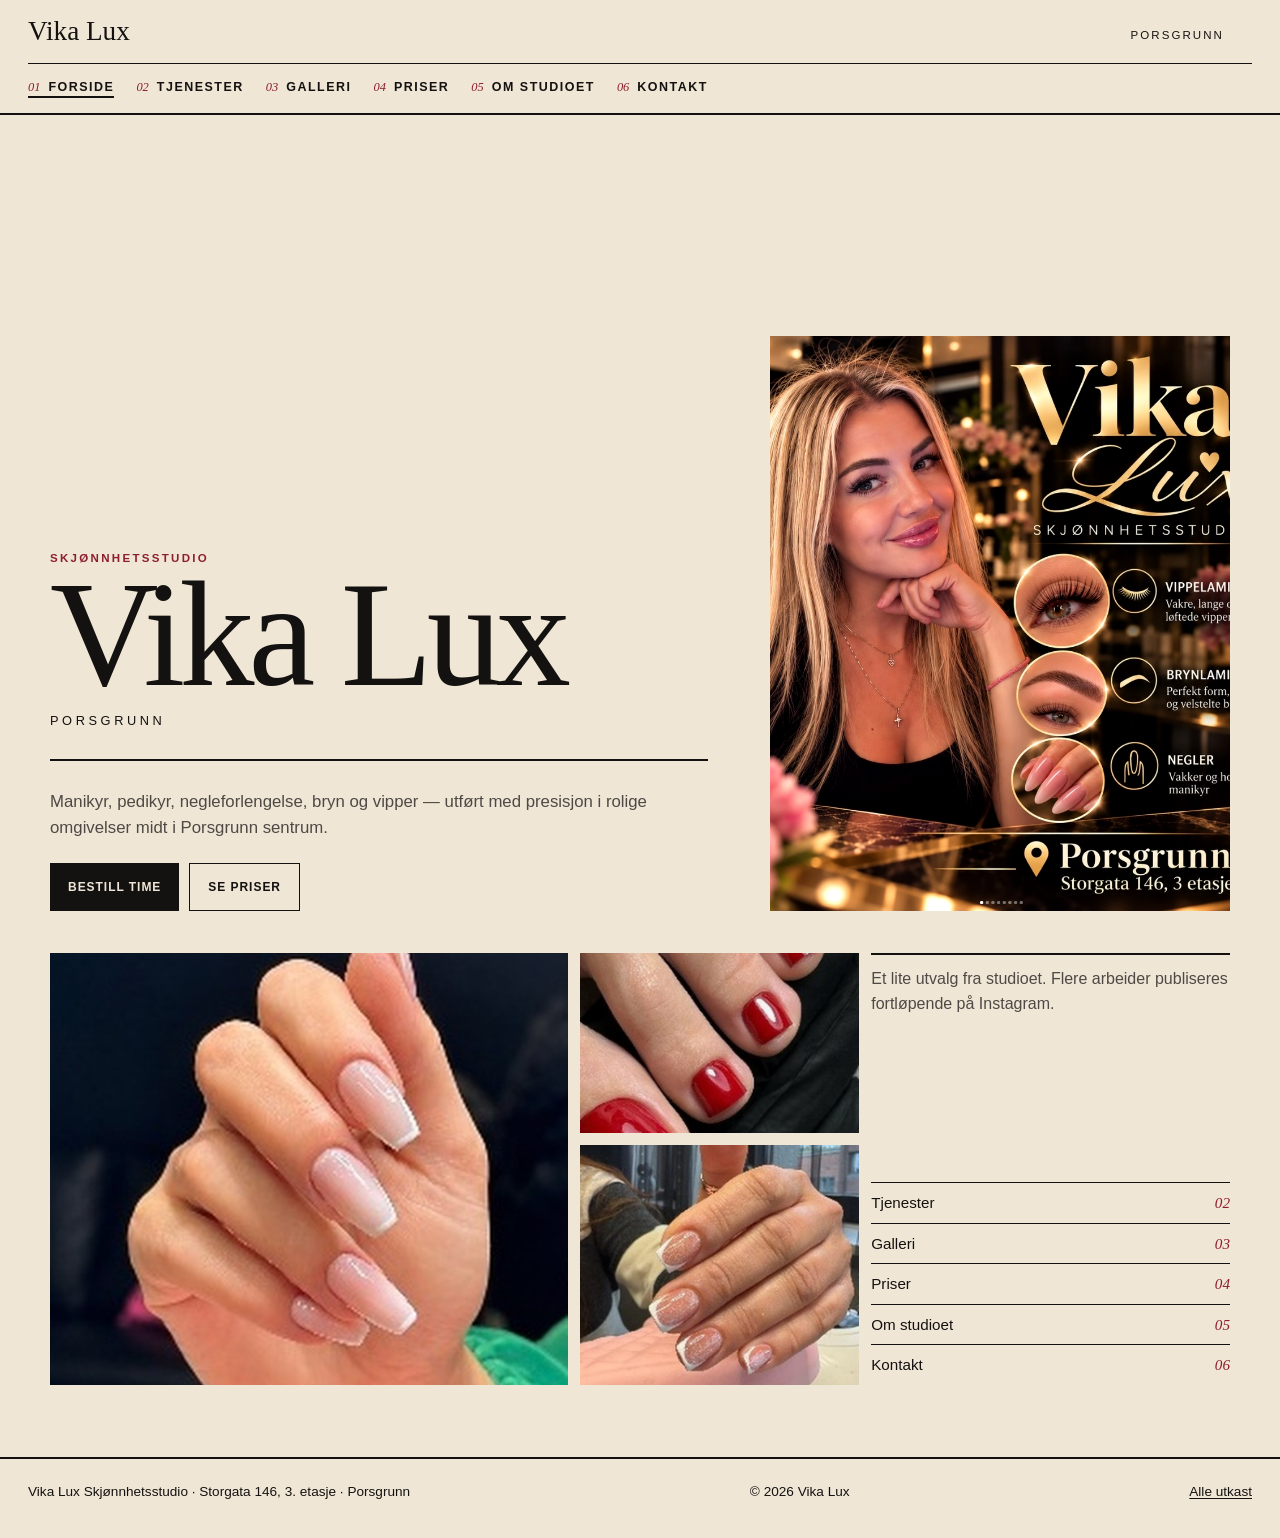
<file: design-3/index.html>
<!DOCTYPE html>
<html lang="nb">
<head>
<meta charset="UTF-8">
<meta name="viewport" content="width=device-width, initial-scale=1.0">
<title>Vika Lux | Skjønnhetsstudio i Porsgrunn</title>
<meta name="description" content="Vika Lux Skjønnhetsstudio i Porsgrunn — manikyr, pedikyr, SPA-pedikyr, negleforlengelse, bryn og vipper. Storgata 146, 3. etasje.">
<meta name="theme-color" content="#efe6d6">
<meta name="referrer" content="strict-origin-when-cross-origin">
<meta name="robots" content="index, follow">
<link rel="canonical" href="https://snakkaz.github.io/vikalux/design-3/">
<meta property="og:type" content="website">
<meta property="og:locale" content="nb_NO">
<meta property="og:site_name" content="Vika Lux">
<meta property="og:url" content="https://snakkaz.github.io/vikalux/design-3/">
<meta property="og:title" content="Vika Lux | Skjønnhetsstudio i Porsgrunn">
<meta property="og:description" content="Manikyr, pedikyr, negleforlengelse, bryn og vipper. Storgata 146, 3. etasje, Porsgrunn.">
<meta property="og:image" content="https://snakkaz.github.io/vikalux/images/poster.jpg">
<meta property="og:image:width" content="1021">
<meta property="og:image:height" content="1016">
<meta property="og:image:alt" content="Vika Lux skjønnhetsstudio">
<meta name="twitter:card" content="summary_large_image">
<meta name="twitter:title" content="Vika Lux | Skjønnhetsstudio i Porsgrunn">
<meta name="twitter:description" content="Manikyr, pedikyr, negleforlengelse, bryn og vipper. Storgata 146, 3. etasje, Porsgrunn.">
<meta name="twitter:image" content="https://snakkaz.github.io/vikalux/images/poster.jpg">
<meta name="twitter:image:alt" content="Vika Lux skjønnhetsstudio">
<meta http-equiv="Content-Security-Policy" content="default-src 'self'; base-uri 'self'; object-src 'none'; form-action 'none'; script-src 'self'; style-src 'self' https://fonts.googleapis.com; font-src https://fonts.gstatic.com; img-src 'self'; frame-src https://www.openstreetmap.org; connect-src 'none'; upgrade-insecure-requests">
<link rel="icon" href="../favicon.ico" sizes="any">
<link rel="icon" href="../favicon-192.png" type="image/png" sizes="192x192">
<link rel="apple-touch-icon" href="../apple-touch-icon.png">
<link rel="preconnect" href="https://fonts.googleapis.com">
<link rel="preconnect" href="https://fonts.gstatic.com" crossorigin>
<link href="https://fonts.googleapis.com/css2?family=Archivo:wght@400;600&amp;family=Instrument+Serif&amp;display=swap" rel="stylesheet">
<link rel="stylesheet" href="styles.css">
<script type="application/ld+json">
{
  "@context": "https://schema.org",
  "@type": "BeautySalon",
  "name": "Vika Lux",
  "description": "Vika Lux Skjønnhetsstudio i Porsgrunn — manikyr, pedikyr, SPA-pedikyr, negleforlengelse, bryn og vipper.",
  "url": "https://snakkaz.github.io/vikalux/design-3/",
  "image": "https://snakkaz.github.io/vikalux/images/poster.jpg",
  "logo": "https://snakkaz.github.io/vikalux/images/logo-round.jpg",
  "address": {
    "@type": "PostalAddress",
    "streetAddress": "Storgata 146, 3. etasje",
    "postalCode": "3915",
    "addressLocality": "Porsgrunn",
    "addressCountry": "NO"
  },
  "geo": { "@type": "GeoCoordinates", "latitude": 59.140453, "longitude": 9.654065 },
  "hasMap": "https://www.openstreetmap.org/?mlat=59.140453&mlon=9.654065#map=18/59.140453/9.654065",
  "sameAs": ["https://www.instagram.com/vikalux_porsgrunn/"],
  "priceRange": "300–1000 NOK",
  "currenciesAccepted": "NOK",
  "areaServed": "Porsgrunn",
  "inLanguage": "nb"
}
</script>
<script src="../script.js" defer></script>
</head>
<body data-nav-breakpoint="861">
<a class="skip-link" href="#hovedinnhold">Hopp til innhold</a>
<header class="mast">
  <button class="nav-backdrop" id="navBackdrop" type="button" tabindex="-1" aria-label="Lukk meny"></button>
  <a class="wordmark" href="index.html">Vika Lux</a>
  <p class="issue">Porsgrunn</p>
  <button class="nav-toggle" id="navToggle" type="button" aria-expanded="false" aria-controls="navLinks" aria-label="Åpne meny"><svg class="icon-menu" viewBox="0 0 24 24" aria-hidden="true" fill="none" stroke="currentColor" stroke-width="1.6" stroke-linecap="round"><path d="M4 7h16M4 12h16M4 17h16"/></svg><svg class="icon-close" viewBox="0 0 24 24" aria-hidden="true" fill="none" stroke="currentColor" stroke-width="1.6" stroke-linecap="round"><path d="M6 6l12 12M18 6L6 18"/></svg></button>
  <nav aria-label="Innhold">
    <ol class="nav-links" id="navLinks">
      <li><a href="index.html" aria-current="page"><em>01</em> Forside</a></li>
      <li><a href="tjenester.html"><em>02</em> Tjenester</a></li>
      <li><a href="galleri.html"><em>03</em> Galleri</a></li>
      <li><a href="priser.html"><em>04</em> Priser</a></li>
      <li><a href="om.html"><em>05</em> Om studioet</a></li>
      <li><a href="kontakt.html"><em>06</em> Kontakt</a></li>
    </ol>
  </nav>
</header>
<main id="hovedinnhold" tabindex="-1">

<div class="sheet">
  <div class="cover-grid">
    <div class="reveal">
      <p class="kicker">Skjønnhetsstudio</p>
      <h1>Vika Lux</h1>
      <p class="sub">Porsgrunn</p>
      <hr class="rule">
      <p class="deck">Manikyr, pedikyr, negleforlengelse, bryn og vipper — utført med presisjon i rolige omgivelser midt i Porsgrunn sentrum.</p>
      <p class="cover-actions"><a class="btn" href="kontakt.html">Bestill time</a> <a class="btn btn-line" href="priser.html">Se priser</a></p>
    </div>
    <figure class="cover-photo reveal">
      <img src="../images/poster.jpg" alt="Vika Lux skjønnhetsstudio" width="1021" height="1016" fetchpriority="high">
    </figure>
  </div>
  <div class="mosaic">
    <figure class="m-a"><img src="../images/r2c6.jpg" alt="French negleforlengelse" width="600" height="600"></figure>
    <figure class="m-b"><img src="../images/r1c4.jpg" alt="Rød pedikyr" width="600" height="600"></figure>
    <figure class="m-c"><img src="../images/r1c5.jpg" alt="Glitter french" width="600" height="600"></figure>
    <div class="m-copy">
      <p>Et lite utvalg fra studioet. Flere arbeider publiseres fortløpende på Instagram.</p>
      <ol class="index-list">
        <li><a href="tjenester.html"><span>Tjenester</span><em>02</em></a></li>
        <li><a href="galleri.html"><span>Galleri</span><em>03</em></a></li>
        <li><a href="priser.html"><span>Priser</span><em>04</em></a></li>
        <li><a href="om.html"><span>Om studioet</span><em>05</em></a></li>
        <li><a href="kontakt.html"><span>Kontakt</span><em>06</em></a></li>
      </ol>
    </div>
  </div>
</div>
</main>
<footer>
  <p>Vika Lux Skjønnhetsstudio · Storgata 146, 3. etasje · Porsgrunn</p>
  <p>© <span id="year">2026</span> Vika Lux</p>
  <p><a href="../">Alle utkast</a></p>
</footer>
</body>
</html>
</file>
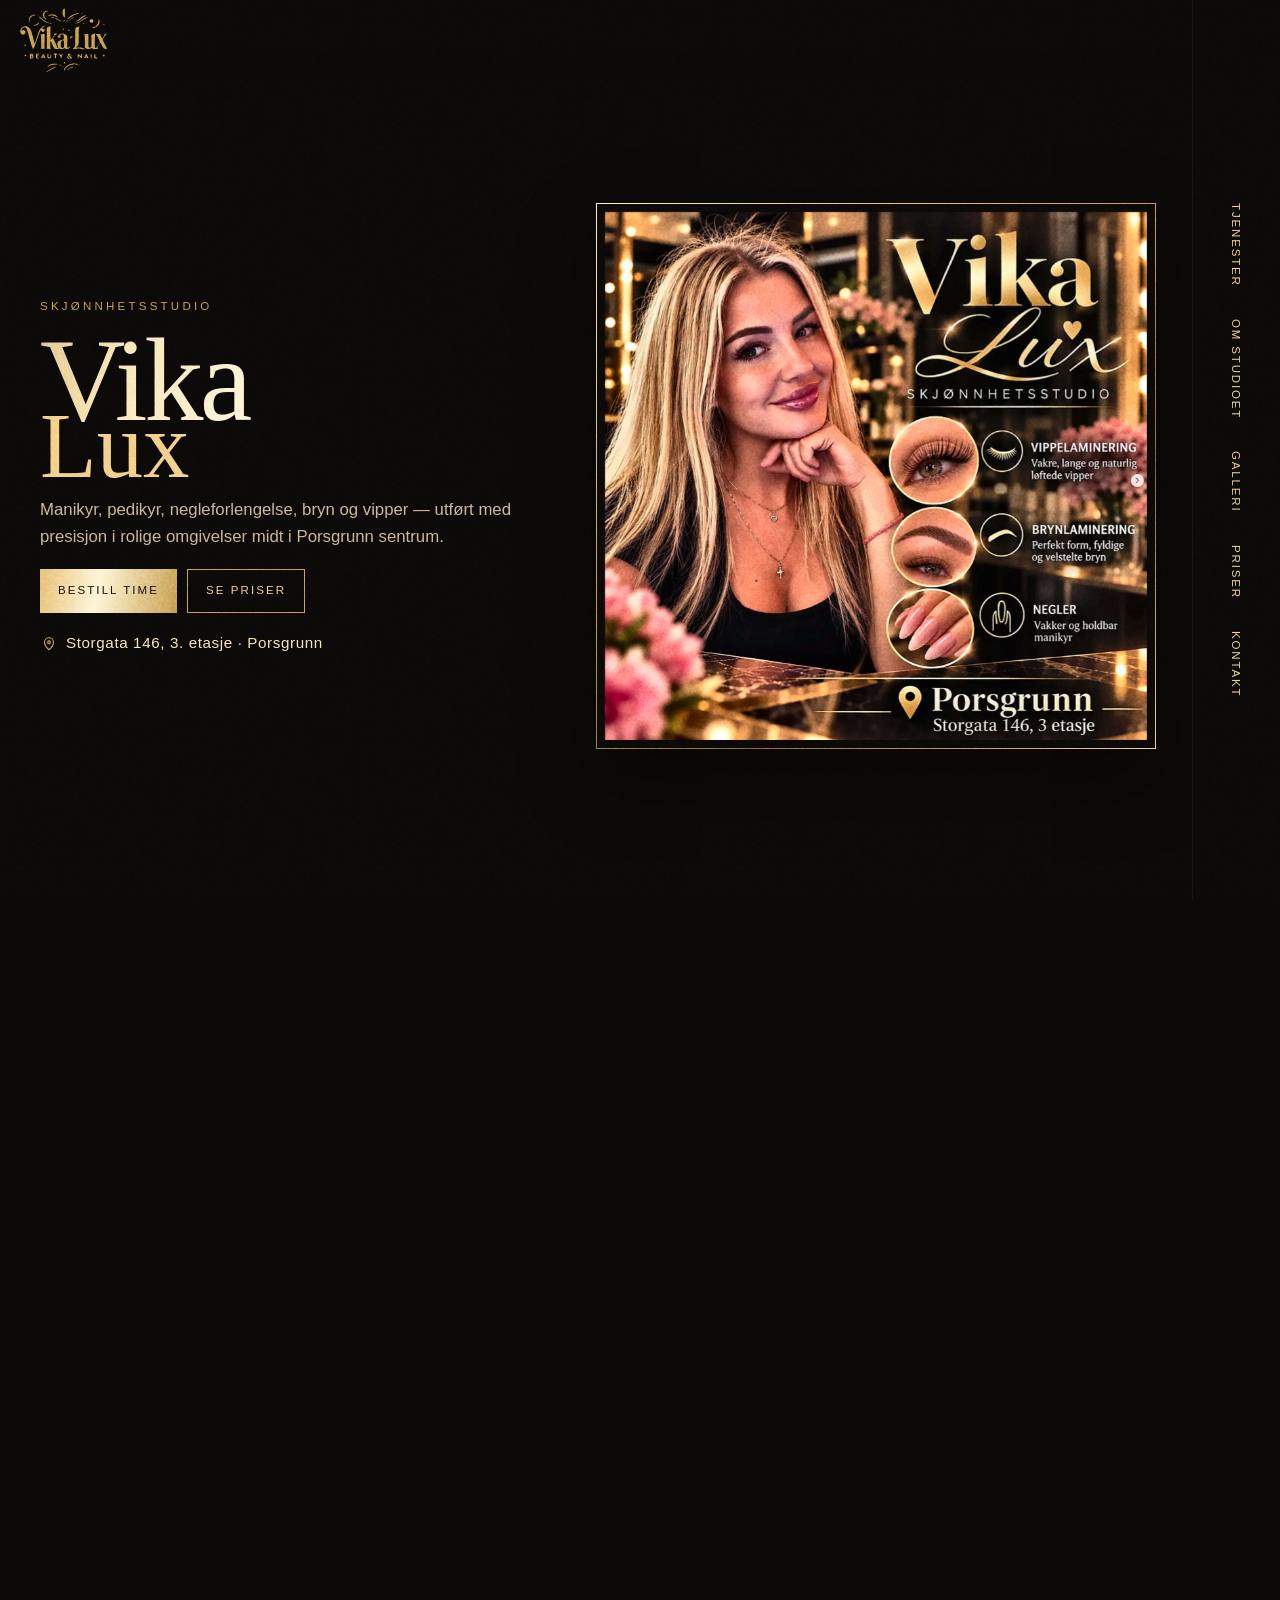
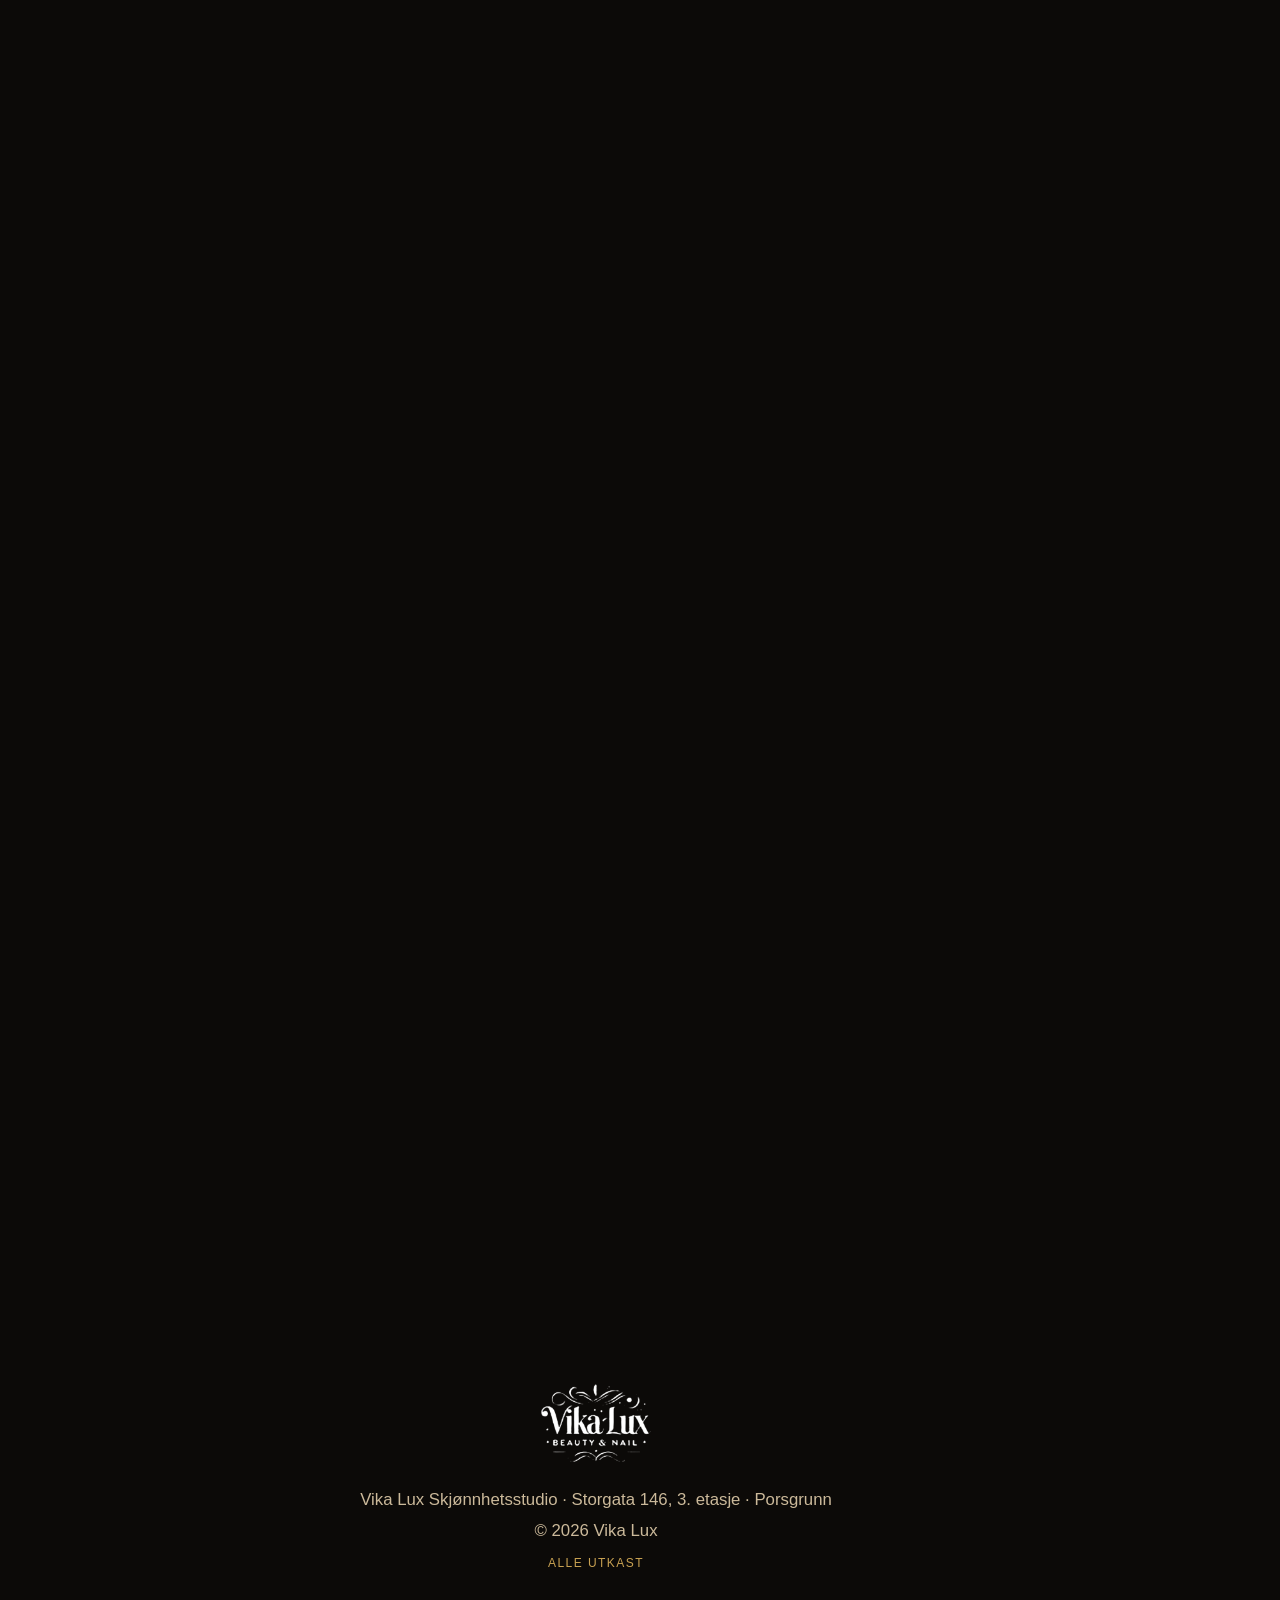
<file: design-4/index.html>
<!DOCTYPE html>
<html lang="nb">
<head>
<meta charset="UTF-8">
<meta name="viewport" content="width=device-width, initial-scale=1.0">
<title>Vika Lux | Skjønnhetsstudio i Porsgrunn</title>
<meta name="description" content="Vika Lux Skjønnhetsstudio i Porsgrunn — manikyr, pedikyr, SPA-pedikyr, negleforlengelse, bryn og vipper. Storgata 146, 3. etasje.">
<meta name="theme-color" content="#0c0a08">
<meta name="referrer" content="strict-origin-when-cross-origin">
<meta name="robots" content="index, follow">
<link rel="canonical" href="https://snakkaz.github.io/vikalux/design-4/">
<meta property="og:type" content="website">
<meta property="og:locale" content="nb_NO">
<meta property="og:site_name" content="Vika Lux">
<meta property="og:url" content="https://snakkaz.github.io/vikalux/design-4/">
<meta property="og:title" content="Vika Lux | Skjønnhetsstudio i Porsgrunn">
<meta property="og:description" content="Manikyr, pedikyr, negleforlengelse, bryn og vipper. Storgata 146, 3. etasje, Porsgrunn.">
<meta property="og:image" content="https://snakkaz.github.io/vikalux/images/brand/poster.webp">
<meta property="og:image:width" content="1600">
<meta property="og:image:height" content="1559">
<meta property="og:image:alt" content="Plakat for Vika Lux Skjønnhetsstudio i Porsgrunn">
<meta name="twitter:card" content="summary_large_image">
<meta name="twitter:title" content="Vika Lux | Skjønnhetsstudio i Porsgrunn">
<meta name="twitter:description" content="Manikyr, pedikyr, negleforlengelse, bryn og vipper. Storgata 146, 3. etasje, Porsgrunn.">
<meta name="twitter:image" content="https://snakkaz.github.io/vikalux/images/brand/poster.webp">
<meta name="twitter:image:alt" content="Plakat for Vika Lux Skjønnhetsstudio i Porsgrunn">
<meta http-equiv="Content-Security-Policy" content="default-src 'self'; base-uri 'self'; object-src 'none'; form-action 'none'; script-src 'self'; style-src 'self' https://fonts.googleapis.com; font-src https://fonts.gstatic.com; img-src 'self'; frame-src https://www.openstreetmap.org; connect-src 'none'; upgrade-insecure-requests">
<link rel="icon" href="../favicon.ico" sizes="any">
<link rel="icon" href="../favicon-192.png" type="image/png" sizes="192x192">
<link rel="apple-touch-icon" href="../apple-touch-icon.png">
<link rel="preconnect" href="https://fonts.googleapis.com">
<link rel="preconnect" href="https://fonts.gstatic.com" crossorigin>
<link href="https://fonts.googleapis.com/css2?family=Bodoni+Moda:opsz,wght@6..96,500;6..96,700&amp;family=Great+Vibes&amp;family=Josefin+Sans:wght@300;400;500&amp;display=swap" rel="stylesheet">
<link rel="preload" as="image" href="../images/brand/poster.webp" type="image/webp">
<link rel="stylesheet" href="styles.css">
<script type="application/ld+json">
{
  "@context": "https://schema.org",
  "@type": "BeautySalon",
  "name": "Vika Lux",
  "description": "Vika Lux Skjønnhetsstudio i Porsgrunn — manikyr, pedikyr, SPA-pedikyr, negleforlengelse, bryn og vipper.",
  "url": "https://snakkaz.github.io/vikalux/design-4/",
  "image": "https://snakkaz.github.io/vikalux/images/brand/poster.webp",
  "logo": "https://snakkaz.github.io/vikalux/images/brand/logo-gold.png",
  "address": {
    "@type": "PostalAddress",
    "streetAddress": "Storgata 146, 3. etasje",
    "postalCode": "3915",
    "addressLocality": "Porsgrunn",
    "addressCountry": "NO"
  },
  "geo": {
    "@type": "GeoCoordinates",
    "latitude": 59.140453,
    "longitude": 9.654065
  },
  "hasMap": "https://www.openstreetmap.org/?mlat=59.140453&mlon=9.654065#map=18/59.140453/9.654065",
  "sameAs": ["https://www.instagram.com/vikalux_porsgrunn/"],
  "priceRange": "300–1000 NOK",
  "currenciesAccepted": "NOK",
  "areaServed": "Porsgrunn",
  "inLanguage": "nb"
}
</script>
<script src="../script.js" defer></script>
</head>
<body data-nav-breakpoint="901">

<a class="skip-link" href="#hovedinnhold">Hopp til innhold</a>

<div class="topbar">
  <a class="brand" href="#top">
    <img src="../images/brand/logo-gold.svg" alt="Vika Lux" width="688" height="492">
  </a>
  <button class="nav-toggle" id="navToggle" type="button" aria-expanded="false" aria-controls="navLinks" aria-label="Åpne meny">
    <svg class="icon-menu" viewBox="0 0 24 24" aria-hidden="true" fill="none" stroke="currentColor" stroke-width="1.6" stroke-linecap="round">
      <path d="M4 7h16M4 12h16M4 17h16"/>
    </svg>
    <svg class="icon-close" viewBox="0 0 24 24" aria-hidden="true" fill="none" stroke="currentColor" stroke-width="1.6" stroke-linecap="round">
      <path d="M6 6l12 12M18 6L6 18"/>
    </svg>
  </button>
</div>

<nav class="spine" aria-label="Hovedmeny">
  <button class="nav-backdrop" id="navBackdrop" type="button" tabindex="-1" aria-label="Lukk meny"></button>
  <ol class="nav-links" id="navLinks">
    <li><a href="#tjenester">Tjenester</a></li>
    <li><a href="#om">Om studioet</a></li>
    <li><a href="#galleri">Galleri</a></li>
    <li><a href="#priser">Priser</a></li>
    <li><a href="#kontakt">Kontakt</a></li>
  </ol>
</nav>

<header class="hero" id="top">
  <div class="hero-copy">
    <p class="eyebrow">Skjønnhetsstudio</p>
    <h1>
      <span class="foil">Vika</span>
      <span class="lux">Lux</span>
    </h1>
    <p class="tag">Manikyr, pedikyr, negleforlengelse, bryn og vipper — utført med presisjon i rolige omgivelser midt i Porsgrunn sentrum.</p>
    <div class="cta-row">
      <a class="btn btn-solid" href="#kontakt">Bestill time</a>
      <a class="btn btn-line" href="#priser">Se priser</a>
    </div>
    <p class="where">
      <svg viewBox="0 0 24 24" aria-hidden="true" fill="none" stroke="currentColor" stroke-width="1.5" stroke-linecap="round" stroke-linejoin="round">
        <path d="M12 21s6-5.1 6-10a6 6 0 1 0-12 0c0 4.9 6 10 6 10z"/>
        <circle cx="12" cy="11" r="1.8"/>
      </svg>
      Storgata 146, 3. etasje · Porsgrunn
    </p>
  </div>
  <figure class="hero-frame">
    <img src="../images/brand/poster.webp" alt="Plakat for Vika Lux Skjønnhetsstudio: portrett, vippelaminering, brynlaminering og negler. Porsgrunn, Storgata 146, 3. etasje." width="1600" height="1559" fetchpriority="high">
  </figure>
</header>

<main id="hovedinnhold" tabindex="-1">

<section id="tjenester" class="band">
  <header class="section-head reveal">
    <p class="eyebrow">Behandlinger</p>
    <h2 class="foil">Tjenester</h2>
    <p class="lede">Et utvalg behandlinger for hender, føtter, bryn og vipper — alt utført med sterile verktøy og kvalitetsprodukter.</p>
  </header>

  <article id="vipper" class="medal reveal">
    <div class="orb">
      <img src="../images/brand/medal-vipper.webp" alt="" width="480" height="480" loading="lazy" decoding="async">
    </div>
    <div>
      <p class="idx">01</p>
      <h3>Vippelaminering</h3>
      <p>Vakre, lange og naturlig løftede vipper som holder i flere uker — uten extensions.</p>
    </div>
  </article>

  <article id="bryn" class="medal medal-flip reveal">
    <div class="orb">
      <img src="../images/brand/medal-bryn.webp" alt="" width="480" height="480" loading="lazy" decoding="async">
    </div>
    <div>
      <p class="idx">02</p>
      <h3>Brynlaminering</h3>
      <p>Perfekt form, fyldige og velstelte bryn. Forming, farging og laminering etter ansiktsform.</p>
    </div>
  </article>

  <article id="negler" class="medal reveal">
    <div class="orb">
      <img src="../images/brand/medal-negler.webp" alt="" width="480" height="480" loading="lazy" decoding="async">
    </div>
    <div>
      <p class="idx">03</p>
      <h3>Negler</h3>
      <p>Vakker og holdbar manikyr. Form, farge og finish tilpasset hendene dine — fra klassisk stell til forlengelse.</p>
    </div>
  </article>

  <div class="also">
    <article class="reveal">
      <h3>Manikyr</h3>
      <p>Klassisk og maskinmanikyr, med eller uten gelé-lakk. Neglebånd, form og finish tilpasset hendene dine.</p>
    </article>
    <article class="reveal">
      <h3>Negleforlengelse</h3>
      <p>Forlengelse med gelé i ønsket lengde og form. Holdbart resultat med naturlig uttrykk.</p>
    </article>
    <article class="reveal">
      <h3>Pedikyr &amp; SPA</h3>
      <p>Pedikyr med gelé-lakk, eller full SPA-pedikyr med fotbehandling, skrubb og pleiende krem.</p>
    </article>
    <article class="reveal">
      <h3>Design &amp; fransk</h3>
      <p>Fransk finish, nail art og detaljer — fra diskret og elegant til markert og lekent.</p>
    </article>
  </div>
</section>

<section id="om" class="story-wrap">
  <div class="story band">
    <figure class="portrait reveal">
      <img src="../images/brand/portrett.jpg" alt="Portrett fra Vika Lux" width="866" height="1592" loading="lazy" decoding="async">
    </figure>
    <div class="story-copy reveal">
      <p class="eyebrow">Om studioet</p>
      <h2 class="foil">Vika Lux i Porsgrunn</h2>
      <p class="lede">Vika Lux er et skjønnhetsstudio i Storgata 146 i Porsgrunn sentrum, spesialisert på negler, bryn og vipper. Her får du god tid, rolige omgivelser og et resultat som er tilpasset deg.</p>
      <ul>
        <li>Sterile verktøy og kvalitetsprodukter til hver behandling</li>
        <li>Individuell tilpasning av form, lengde og farge</li>
        <li>Sentralt i Porsgrunn, 3. etasje i Storgata 146</li>
        <li>10 % rabatt på ditt første besøk</li>
      </ul>
      <img class="wordmark" src="../images/brand/logo-gold.png" alt="" width="688" height="492" loading="lazy" decoding="async">
      <div class="cta-row">
        <a class="btn btn-solid" href="#kontakt">Bestill time</a>
      </div>
    </div>
  </div>
</section>

<section id="galleri" class="band">
  <header class="section-head reveal">
    <p class="eyebrow">Portefølje</p>
    <h2 class="foil">Utvalgte arbeider</h2>
    <p class="lede">Et lite utvalg fra studioet. Flere arbeider publiseres fortløpende på Instagram. Bla sidelengs.</p>
  </header>
  <div class="film reveal" tabindex="0" aria-label="Utvalgte arbeider, bla sidelengs">
    <figure><img src="../images/r1c1.jpg" alt="Manikyr med gelé-lakk" width="600" height="600" loading="lazy" decoding="async"></figure>
    <figure><img src="../images/r2c6.jpg" alt="French negleforlengelse" width="600" height="600" loading="lazy" decoding="async"></figure>
    <figure><img src="../images/r1c4.jpg" alt="Rød pedikyr" width="600" height="600" loading="lazy" decoding="async"></figure>
    <figure><img src="../images/r2c3.jpg" alt="Sorte negler med design" width="600" height="600" loading="lazy" decoding="async"></figure>
    <figure><img src="../images/r1c5.jpg" alt="Glitter french" width="600" height="600" loading="lazy" decoding="async"></figure>
    <figure><img src="../images/r2c1.jpg" alt="Naturlig manikyr" width="600" height="600" loading="lazy" decoding="async"></figure>
    <figure><img src="../images/r2c4.jpg" alt="Nude negler" width="600" height="600" loading="lazy" decoding="async"></figure>
    <figure><img src="../images/r1c3.jpg" alt="Mørkerød manikyr" width="600" height="600" loading="lazy" decoding="async"></figure>
    <figure><img src="../images/r2c2.jpg" alt="Manikyr nærbilde" width="600" height="600" loading="lazy" decoding="async"></figure>
  </div>
  <div class="section-cta reveal">
    <a class="btn btn-line" href="https://www.instagram.com/vikalux_porsgrunn/" target="_blank" rel="noopener noreferrer">
      <svg viewBox="0 0 24 24" aria-hidden="true" fill="none" stroke="currentColor" stroke-width="1.6" stroke-linecap="round" stroke-linejoin="round">
        <rect x="4" y="4" width="16" height="16" rx="4"/>
        <circle cx="12" cy="12" r="3.4"/>
        <circle cx="17.2" cy="6.8" r="0.7" fill="currentColor" stroke="none"/>
      </svg>
      Se mer på Instagram
      <span class="sr-only">(åpnes i ny fane)</span>
    </a>
  </div>
</section>

<section id="priser" class="band">
  <header class="section-head reveal">
    <img class="nail-mark" src="../images/brand/nail-wordmark.webp" alt="" width="1163" height="532" loading="lazy" decoding="async">
    <p class="eyebrow">Prisliste</p>
    <h2 class="foil">Priser</h2>
  </header>
  <div class="price-layout">
    <div class="reveal">
      <div class="price-group">
        <h3>Manikyr</h3>
        <dl>
          <div class="price-row"><dt>Klassisk</dt><dd>300,-</dd></div>
          <div class="price-row"><dt>Maskinmanikyr</dt><dd>350,-</dd></div>
        </dl>
      </div>
      <div class="price-group">
        <h3>Belegg</h3>
        <dl>
          <div class="price-row"><dt>Manikyr + gelé-lakk</dt><dd>600,-</dd></div>
          <div class="price-row"><dt>Manikyr med forsterkning + gelé-lakk</dt><dd>700,-</dd></div>
          <div class="price-row"><dt>Forlengelse med gelé</dt><dd>800 / 900 / 1000,-</dd></div>
        </dl>
      </div>
      <div class="price-group">
        <h3>Pedikyr</h3>
        <dl>
          <div class="price-row"><dt>Pedikyr</dt><dd>400,-</dd></div>
          <div class="price-row"><dt>Pedikyr + gelé-lakk</dt><dd>700,-</dd></div>
          <div class="price-row"><dt>Spa pedikyr <small>(fotbehandling, skrubb, krem)</small></dt><dd>900,-</dd></div>
        </dl>
      </div>
      <div class="price-group">
        <h3>Ekstra</h3>
        <dl>
          <div class="price-row"><dt>Fransk / design</dt><dd>100,-</dd></div>
        </dl>
      </div>
      <p class="price-note">Første besøk – 10 %</p>
    </div>
    <figure class="price-card reveal">
      <img src="../images/brand/priser.webp" alt="Prisliste Vika Lux" width="1104" height="1770" loading="lazy" decoding="async">
    </figure>
  </div>
</section>

<section id="kontakt" class="band kontakt">
  <div class="place reveal">
    <p class="pin" aria-hidden="true">
      <svg viewBox="0 0 24 24" fill="none" stroke="currentColor" stroke-width="1.5" stroke-linecap="round" stroke-linejoin="round">
        <path d="M12 21s6-5.1 6-10a6 6 0 1 0-12 0c0 4.9 6 10 6 10z"/>
        <circle cx="12" cy="11" r="1.8"/>
      </svg>
    </p>
    <p class="eyebrow">Kontakt</p>
    <h2 class="foil">Porsgrunn</h2>
    <p class="lede">Storgata 146, 3. etasje. Send melding på Instagram for ledige tider, eller stikk innom studioet.</p>
  </div>

  <dl class="facts reveal">
    <div>
      <dt>Adresse</dt>
      <dd><a href="https://www.openstreetmap.org/?mlat=59.140453&amp;mlon=9.654065#map=18/59.140453/9.654065" target="_blank" rel="noopener noreferrer">Storgata 146, 3. etasje<br>3915 Porsgrunn<span class="sr-only"> (åpnes i ny fane)</span></a></dd>
    </div>
    <div>
      <dt>Instagram</dt>
      <dd><a href="https://www.instagram.com/vikalux_porsgrunn/" target="_blank" rel="noopener noreferrer">@vikalux_porsgrunn<span class="sr-only"> (åpnes i ny fane)</span></a></dd>
    </div>
    <div>
      <dt>Telefon</dt>
      <dd>Legges inn</dd>
    </div>
    <div>
      <dt>E-post</dt>
      <dd>Legges inn</dd>
    </div>
    <div>
      <dt>Åpningstider</dt>
      <dd>Legges inn</dd>
    </div>
  </dl>

  <div class="section-cta reveal">
    <a class="btn btn-solid" href="https://www.instagram.com/vikalux_porsgrunn/" target="_blank" rel="noopener noreferrer">
      <svg viewBox="0 0 24 24" aria-hidden="true" fill="none" stroke="currentColor" stroke-width="1.6" stroke-linecap="round" stroke-linejoin="round">
        <rect x="4" y="4" width="16" height="16" rx="4"/>
        <circle cx="12" cy="12" r="3.4"/>
        <circle cx="17.2" cy="6.8" r="0.7" fill="currentColor" stroke="none"/>
      </svg>
      Send melding
      <span class="sr-only">(åpnes i ny fane)</span>
    </a>
  </div>

  <div class="map reveal">
    <iframe
      title="Kart — Storgata 146, Porsgrunn"
      src="https://www.openstreetmap.org/export/embed.html?bbox=9.6471%2C59.1370%2C9.6611%2C59.1440&amp;layer=mapnik&amp;marker=59.140453%2C9.654065"
      loading="lazy"
      referrerpolicy="no-referrer"></iframe>
  </div>
</section>

</main>

<footer>
  <div class="band foot">
    <img src="../images/brand/logo-white.png" alt="" width="688" height="492">
    <p>Vika Lux Skjønnhetsstudio · Storgata 146, 3. etasje · Porsgrunn</p>
    <p>© <span id="year">2026</span> Vika Lux</p>
    <p class="draft-link"><a href="../">Alle utkast</a></p>
  </div>
</footer>

</body>
</html>
</file>
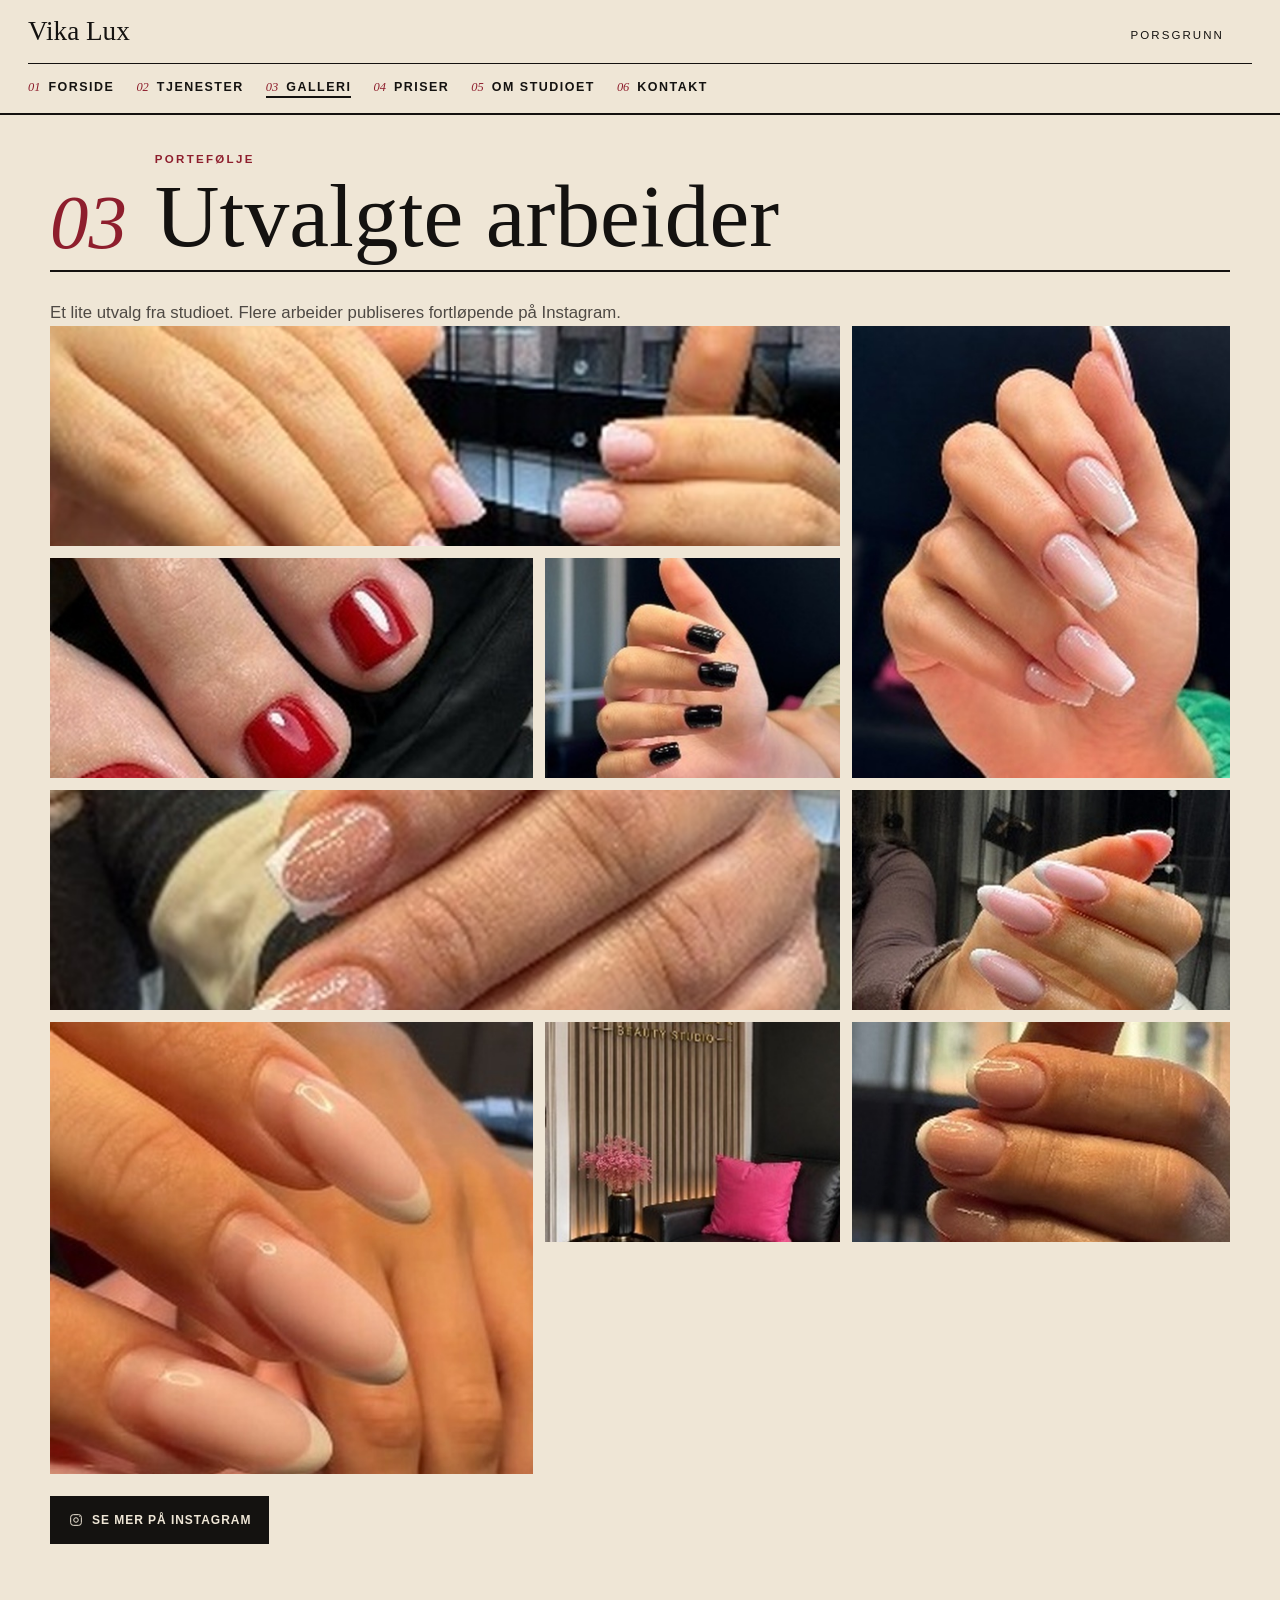
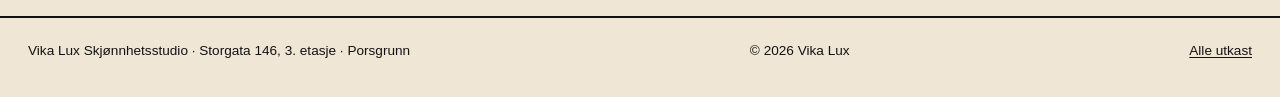
<file: design-3/galleri.html>
<!DOCTYPE html>
<html lang="nb">
<head>
<meta charset="UTF-8">
<meta name="viewport" content="width=device-width, initial-scale=1.0">
<title>Galleri — Vika Lux | Skjønnhetsstudio i Porsgrunn</title>
<meta name="description" content="Vika Lux Skjønnhetsstudio i Porsgrunn — manikyr, pedikyr, SPA-pedikyr, negleforlengelse, bryn og vipper. Storgata 146, 3. etasje.">
<meta name="theme-color" content="#efe6d6">
<meta name="referrer" content="strict-origin-when-cross-origin">
<meta name="robots" content="index, follow">
<link rel="canonical" href="https://snakkaz.github.io/vikalux/design-3/galleri.html">
<meta property="og:type" content="website">
<meta property="og:locale" content="nb_NO">
<meta property="og:site_name" content="Vika Lux">
<meta property="og:url" content="https://snakkaz.github.io/vikalux/design-3/galleri.html">
<meta property="og:title" content="Galleri — Vika Lux | Skjønnhetsstudio i Porsgrunn">
<meta property="og:description" content="Manikyr, pedikyr, negleforlengelse, bryn og vipper. Storgata 146, 3. etasje, Porsgrunn.">
<meta property="og:image" content="https://snakkaz.github.io/vikalux/images/poster.jpg">
<meta property="og:image:width" content="1021">
<meta property="og:image:height" content="1016">
<meta property="og:image:alt" content="Vika Lux skjønnhetsstudio">
<meta name="twitter:card" content="summary_large_image">
<meta name="twitter:title" content="Galleri — Vika Lux | Skjønnhetsstudio i Porsgrunn">
<meta name="twitter:description" content="Manikyr, pedikyr, negleforlengelse, bryn og vipper. Storgata 146, 3. etasje, Porsgrunn.">
<meta name="twitter:image" content="https://snakkaz.github.io/vikalux/images/poster.jpg">
<meta name="twitter:image:alt" content="Vika Lux skjønnhetsstudio">
<meta http-equiv="Content-Security-Policy" content="default-src 'self'; base-uri 'self'; object-src 'none'; form-action 'none'; script-src 'self'; style-src 'self' https://fonts.googleapis.com; font-src https://fonts.gstatic.com; img-src 'self'; frame-src https://www.openstreetmap.org; connect-src 'none'; upgrade-insecure-requests">
<link rel="icon" href="../favicon.ico" sizes="any">
<link rel="icon" href="../favicon-192.png" type="image/png" sizes="192x192">
<link rel="apple-touch-icon" href="../apple-touch-icon.png">
<link rel="preconnect" href="https://fonts.googleapis.com">
<link rel="preconnect" href="https://fonts.gstatic.com" crossorigin>
<link href="https://fonts.googleapis.com/css2?family=Archivo:wght@400;600&amp;family=Instrument+Serif&amp;display=swap" rel="stylesheet">
<link rel="stylesheet" href="styles.css">
<script type="application/ld+json">
{
  "@context": "https://schema.org",
  "@type": "BeautySalon",
  "name": "Vika Lux",
  "description": "Vika Lux Skjønnhetsstudio i Porsgrunn — manikyr, pedikyr, SPA-pedikyr, negleforlengelse, bryn og vipper.",
  "url": "https://snakkaz.github.io/vikalux/design-3/",
  "image": "https://snakkaz.github.io/vikalux/images/poster.jpg",
  "logo": "https://snakkaz.github.io/vikalux/images/logo-round.jpg",
  "address": {
    "@type": "PostalAddress",
    "streetAddress": "Storgata 146, 3. etasje",
    "postalCode": "3915",
    "addressLocality": "Porsgrunn",
    "addressCountry": "NO"
  },
  "geo": { "@type": "GeoCoordinates", "latitude": 59.140453, "longitude": 9.654065 },
  "hasMap": "https://www.openstreetmap.org/?mlat=59.140453&mlon=9.654065#map=18/59.140453/9.654065",
  "sameAs": ["https://www.instagram.com/vikalux_porsgrunn/"],
  "priceRange": "300–1000 NOK",
  "currenciesAccepted": "NOK",
  "areaServed": "Porsgrunn",
  "inLanguage": "nb"
}
</script>
<script src="../script.js" defer></script>
</head>
<body data-nav-breakpoint="861">
<a class="skip-link" href="#hovedinnhold">Hopp til innhold</a>
<header class="mast">
  <button class="nav-backdrop" id="navBackdrop" type="button" tabindex="-1" aria-label="Lukk meny"></button>
  <a class="wordmark" href="index.html">Vika Lux</a>
  <p class="issue">Porsgrunn</p>
  <button class="nav-toggle" id="navToggle" type="button" aria-expanded="false" aria-controls="navLinks" aria-label="Åpne meny"><svg class="icon-menu" viewBox="0 0 24 24" aria-hidden="true" fill="none" stroke="currentColor" stroke-width="1.6" stroke-linecap="round"><path d="M4 7h16M4 12h16M4 17h16"/></svg><svg class="icon-close" viewBox="0 0 24 24" aria-hidden="true" fill="none" stroke="currentColor" stroke-width="1.6" stroke-linecap="round"><path d="M6 6l12 12M18 6L6 18"/></svg></button>
  <nav aria-label="Innhold">
    <ol class="nav-links" id="navLinks">
      <li><a href="index.html"><em>01</em> Forside</a></li>
      <li><a href="tjenester.html"><em>02</em> Tjenester</a></li>
      <li><a href="galleri.html" aria-current="page"><em>03</em> Galleri</a></li>
      <li><a href="priser.html"><em>04</em> Priser</a></li>
      <li><a href="om.html"><em>05</em> Om studioet</a></li>
      <li><a href="kontakt.html"><em>06</em> Kontakt</a></li>
    </ol>
  </nav>
</header>
<main id="hovedinnhold" tabindex="-1">

<div class="sheet">
  <div class="page-title reveal"><span class="num">03</span><div><p class="kicker">Portefølje</p><h1>Utvalgte arbeider</h1></div></div>
  <p class="deck reveal">Et lite utvalg fra studioet. Flere arbeider publiseres fortløpende på Instagram.</p>
  <div class="asym reveal">
    <figure class="wide"><img src="../images/r1c1.jpg" alt="Manikyr med gelé-lakk" width="600" height="600" loading="lazy" decoding="async"></figure>
    <figure class="tall"><img src="../images/r2c6.jpg" alt="French negleforlengelse" width="600" height="600" loading="lazy" decoding="async"></figure>
    <figure class=""><img src="../images/r1c4.jpg" alt="Rød pedikyr" width="600" height="600" loading="lazy" decoding="async"></figure>
    <figure class=""><img src="../images/r2c3.jpg" alt="Sorte negler med design" width="600" height="600" loading="lazy" decoding="async"></figure>
    <figure class="wide"><img src="../images/r1c5.jpg" alt="Glitter french" width="600" height="600" loading="lazy" decoding="async"></figure>
    <figure class=""><img src="../images/r2c1.jpg" alt="Naturlig manikyr" width="600" height="600" loading="lazy" decoding="async"></figure>
    <figure class="tall"><img src="../images/r2c4.jpg" alt="Nude negler" width="600" height="600" loading="lazy" decoding="async"></figure>
    <figure class=""><img src="../images/r1c3.jpg" alt="Mørkerød manikyr" width="600" height="600" loading="lazy" decoding="async"></figure>
    <figure class=""><img src="../images/r2c2.jpg" alt="Manikyr nærbilde" width="600" height="600" loading="lazy" decoding="async"></figure>
  </div>
  <a class="btn" href="https://www.instagram.com/vikalux_porsgrunn/" target="_blank" rel="noopener noreferrer"><svg viewBox="0 0 24 24" fill="none" stroke="currentColor" stroke-width="1.5" aria-hidden="true"><rect x="4" y="4" width="16" height="16" rx="4"/><circle cx="12" cy="12" r="3.4"/><circle cx="17.2" cy="6.8" r="0.7" fill="currentColor" stroke="none"/></svg> Se mer på Instagram <span class="sr-only">(åpnes i ny fane)</span></a>
</div>
</main>
<footer>
  <p>Vika Lux Skjønnhetsstudio · Storgata 146, 3. etasje · Porsgrunn</p>
  <p>© <span id="year">2026</span> Vika Lux</p>
  <p><a href="../">Alle utkast</a></p>
</footer>
</body>
</html>
</file>
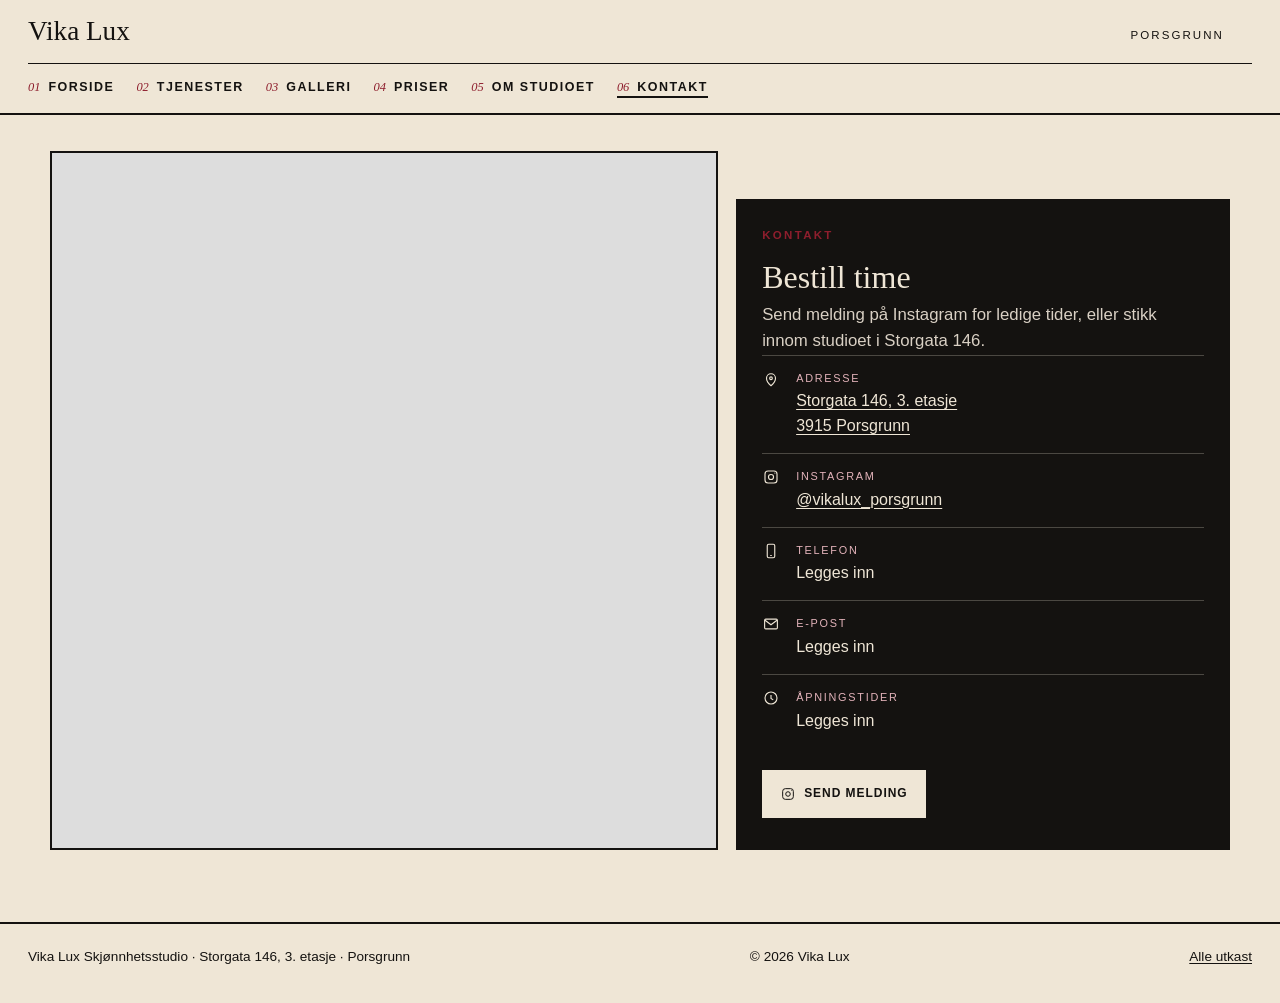
<file: design-3/kontakt.html>
<!DOCTYPE html>
<html lang="nb">
<head>
<meta charset="UTF-8">
<meta name="viewport" content="width=device-width, initial-scale=1.0">
<title>Kontakt — Vika Lux | Skjønnhetsstudio i Porsgrunn</title>
<meta name="description" content="Vika Lux Skjønnhetsstudio i Porsgrunn — manikyr, pedikyr, SPA-pedikyr, negleforlengelse, bryn og vipper. Storgata 146, 3. etasje.">
<meta name="theme-color" content="#efe6d6">
<meta name="referrer" content="strict-origin-when-cross-origin">
<meta name="robots" content="index, follow">
<link rel="canonical" href="https://snakkaz.github.io/vikalux/design-3/kontakt.html">
<meta property="og:type" content="website">
<meta property="og:locale" content="nb_NO">
<meta property="og:site_name" content="Vika Lux">
<meta property="og:url" content="https://snakkaz.github.io/vikalux/design-3/kontakt.html">
<meta property="og:title" content="Kontakt — Vika Lux | Skjønnhetsstudio i Porsgrunn">
<meta property="og:description" content="Manikyr, pedikyr, negleforlengelse, bryn og vipper. Storgata 146, 3. etasje, Porsgrunn.">
<meta property="og:image" content="https://snakkaz.github.io/vikalux/images/poster.jpg">
<meta property="og:image:width" content="1021">
<meta property="og:image:height" content="1016">
<meta property="og:image:alt" content="Vika Lux skjønnhetsstudio">
<meta name="twitter:card" content="summary_large_image">
<meta name="twitter:title" content="Kontakt — Vika Lux | Skjønnhetsstudio i Porsgrunn">
<meta name="twitter:description" content="Manikyr, pedikyr, negleforlengelse, bryn og vipper. Storgata 146, 3. etasje, Porsgrunn.">
<meta name="twitter:image" content="https://snakkaz.github.io/vikalux/images/poster.jpg">
<meta name="twitter:image:alt" content="Vika Lux skjønnhetsstudio">
<meta http-equiv="Content-Security-Policy" content="default-src 'self'; base-uri 'self'; object-src 'none'; form-action 'none'; script-src 'self'; style-src 'self' https://fonts.googleapis.com; font-src https://fonts.gstatic.com; img-src 'self'; frame-src https://www.openstreetmap.org; connect-src 'none'; upgrade-insecure-requests">
<link rel="icon" href="../favicon.ico" sizes="any">
<link rel="icon" href="../favicon-192.png" type="image/png" sizes="192x192">
<link rel="apple-touch-icon" href="../apple-touch-icon.png">
<link rel="preconnect" href="https://fonts.googleapis.com">
<link rel="preconnect" href="https://fonts.gstatic.com" crossorigin>
<link href="https://fonts.googleapis.com/css2?family=Archivo:wght@400;600&amp;family=Instrument+Serif&amp;display=swap" rel="stylesheet">
<link rel="stylesheet" href="styles.css">
<script type="application/ld+json">
{
  "@context": "https://schema.org",
  "@type": "BeautySalon",
  "name": "Vika Lux",
  "description": "Vika Lux Skjønnhetsstudio i Porsgrunn — manikyr, pedikyr, SPA-pedikyr, negleforlengelse, bryn og vipper.",
  "url": "https://snakkaz.github.io/vikalux/design-3/",
  "image": "https://snakkaz.github.io/vikalux/images/poster.jpg",
  "logo": "https://snakkaz.github.io/vikalux/images/logo-round.jpg",
  "address": {
    "@type": "PostalAddress",
    "streetAddress": "Storgata 146, 3. etasje",
    "postalCode": "3915",
    "addressLocality": "Porsgrunn",
    "addressCountry": "NO"
  },
  "geo": { "@type": "GeoCoordinates", "latitude": 59.140453, "longitude": 9.654065 },
  "hasMap": "https://www.openstreetmap.org/?mlat=59.140453&mlon=9.654065#map=18/59.140453/9.654065",
  "sameAs": ["https://www.instagram.com/vikalux_porsgrunn/"],
  "priceRange": "300–1000 NOK",
  "currenciesAccepted": "NOK",
  "areaServed": "Porsgrunn",
  "inLanguage": "nb"
}
</script>
<script src="../script.js" defer></script>
</head>
<body data-nav-breakpoint="861">
<a class="skip-link" href="#hovedinnhold">Hopp til innhold</a>
<header class="mast">
  <button class="nav-backdrop" id="navBackdrop" type="button" tabindex="-1" aria-label="Lukk meny"></button>
  <a class="wordmark" href="index.html">Vika Lux</a>
  <p class="issue">Porsgrunn</p>
  <button class="nav-toggle" id="navToggle" type="button" aria-expanded="false" aria-controls="navLinks" aria-label="Åpne meny"><svg class="icon-menu" viewBox="0 0 24 24" aria-hidden="true" fill="none" stroke="currentColor" stroke-width="1.6" stroke-linecap="round"><path d="M4 7h16M4 12h16M4 17h16"/></svg><svg class="icon-close" viewBox="0 0 24 24" aria-hidden="true" fill="none" stroke="currentColor" stroke-width="1.6" stroke-linecap="round"><path d="M6 6l12 12M18 6L6 18"/></svg></button>
  <nav aria-label="Innhold">
    <ol class="nav-links" id="navLinks">
      <li><a href="index.html"><em>01</em> Forside</a></li>
      <li><a href="tjenester.html"><em>02</em> Tjenester</a></li>
      <li><a href="galleri.html"><em>03</em> Galleri</a></li>
      <li><a href="priser.html"><em>04</em> Priser</a></li>
      <li><a href="om.html"><em>05</em> Om studioet</a></li>
      <li><a href="kontakt.html" aria-current="page"><em>06</em> Kontakt</a></li>
    </ol>
  </nav>
</header>
<main id="hovedinnhold" tabindex="-1">

<div class="sheet">
  <div class="contact-spread">
    <div class="map reveal">
      <iframe title="Kart — Storgata 146, Porsgrunn" src="https://www.openstreetmap.org/export/embed.html?bbox=9.6471%2C59.1370%2C9.6611%2C59.1440&amp;layer=mapnik&amp;marker=59.140453%2C9.654065" loading="lazy" referrerpolicy="no-referrer"></iframe>
    </div>
    <div class="detail-panel reveal">
      <p class="kicker">Kontakt</p>
      <h1>Bestill time</h1>
      <p class="deck">Send melding på Instagram for ledige tider, eller stikk innom studioet i Storgata 146.</p>
      <div class="info-row"><span class="info-icon"><svg viewBox="0 0 24 24" fill="none" stroke="currentColor" stroke-width="1.5" stroke-linecap="round" stroke-linejoin="round" aria-hidden="true"><path d="M12 21s6-5.1 6-10a6 6 0 1 0-12 0c0 4.9 6 10 6 10z"/><circle cx="12" cy="11" r="1.8"/></svg></span><div><div class="k">Adresse</div><div class="v"><a href="https://www.openstreetmap.org/?mlat=59.140453&amp;mlon=9.654065#map=18/59.140453/9.654065" target="_blank" rel="noopener noreferrer">Storgata 146, 3. etasje<br>3915 Porsgrunn<span class="sr-only"> (åpnes i ny fane)</span></a></div></div></div>
      <div class="info-row"><span class="info-icon"><svg viewBox="0 0 24 24" fill="none" stroke="currentColor" stroke-width="1.5" aria-hidden="true"><rect x="4" y="4" width="16" height="16" rx="4"/><circle cx="12" cy="12" r="3.4"/><circle cx="17.2" cy="6.8" r="0.7" fill="currentColor" stroke="none"/></svg></span><div><div class="k">Instagram</div><div class="v"><a href="https://www.instagram.com/vikalux_porsgrunn/" target="_blank" rel="noopener noreferrer">@vikalux_porsgrunn<span class="sr-only"> (åpnes i ny fane)</span></a></div></div></div>
      <div class="info-row"><span class="info-icon"><svg viewBox="0 0 24 24" fill="none" stroke="currentColor" stroke-width="1.5" aria-hidden="true"><rect x="7" y="3" width="10" height="18" rx="2"/><path d="M11 18h2"/></svg></span><div><div class="k">Telefon</div><div class="v">Legges inn</div></div></div>
      <div class="info-row"><span class="info-icon"><svg viewBox="0 0 24 24" fill="none" stroke="currentColor" stroke-width="1.5" aria-hidden="true"><rect x="3.5" y="5.5" width="17" height="13" rx="1.5"/><path d="m4 7 8 6 8-6"/></svg></span><div><div class="k">E-post</div><div class="v">Legges inn</div></div></div>
      <div class="info-row"><span class="info-icon"><svg viewBox="0 0 24 24" fill="none" stroke="currentColor" stroke-width="1.5" aria-hidden="true"><circle cx="12" cy="12" r="8"/><path d="M12 8v4.5l3 2"/></svg></span><div><div class="k">Åpningstider</div><div class="v">Legges inn</div></div></div>
      <a class="btn" href="https://www.instagram.com/vikalux_porsgrunn/" target="_blank" rel="noopener noreferrer"><svg viewBox="0 0 24 24" fill="none" stroke="currentColor" stroke-width="1.5" aria-hidden="true"><rect x="4" y="4" width="16" height="16" rx="4"/><circle cx="12" cy="12" r="3.4"/><circle cx="17.2" cy="6.8" r="0.7" fill="currentColor" stroke="none"/></svg> Send melding <span class="sr-only">(åpnes i ny fane)</span></a>
    </div>
  </div>
</div>
</main>
<footer>
  <p>Vika Lux Skjønnhetsstudio · Storgata 146, 3. etasje · Porsgrunn</p>
  <p>© <span id="year">2026</span> Vika Lux</p>
  <p><a href="../">Alle utkast</a></p>
</footer>
</body>
</html>
</file>
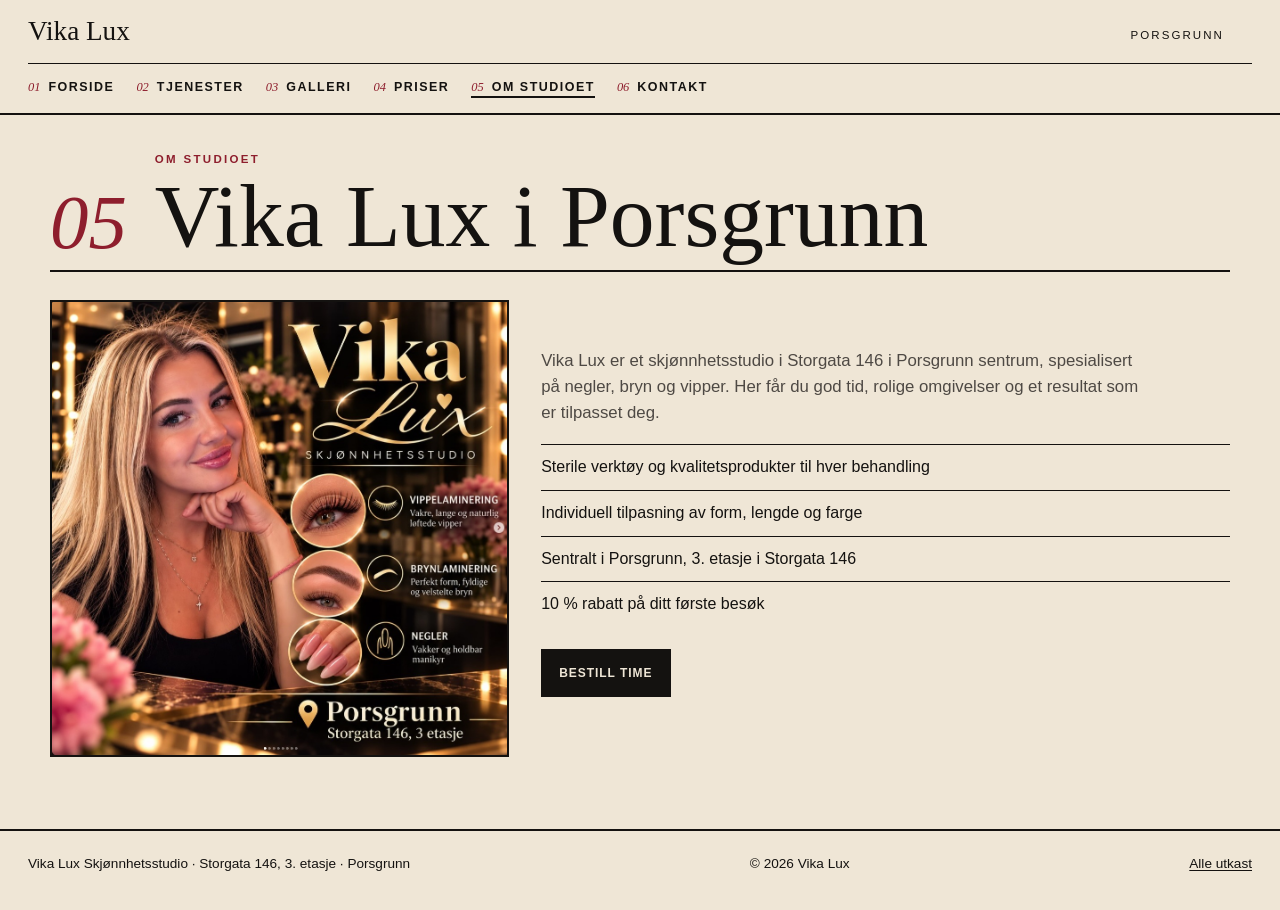
<file: design-3/om.html>
<!DOCTYPE html>
<html lang="nb">
<head>
<meta charset="UTF-8">
<meta name="viewport" content="width=device-width, initial-scale=1.0">
<title>Om studioet — Vika Lux | Skjønnhetsstudio i Porsgrunn</title>
<meta name="description" content="Vika Lux Skjønnhetsstudio i Porsgrunn — manikyr, pedikyr, SPA-pedikyr, negleforlengelse, bryn og vipper. Storgata 146, 3. etasje.">
<meta name="theme-color" content="#efe6d6">
<meta name="referrer" content="strict-origin-when-cross-origin">
<meta name="robots" content="index, follow">
<link rel="canonical" href="https://snakkaz.github.io/vikalux/design-3/om.html">
<meta property="og:type" content="website">
<meta property="og:locale" content="nb_NO">
<meta property="og:site_name" content="Vika Lux">
<meta property="og:url" content="https://snakkaz.github.io/vikalux/design-3/om.html">
<meta property="og:title" content="Om studioet — Vika Lux | Skjønnhetsstudio i Porsgrunn">
<meta property="og:description" content="Manikyr, pedikyr, negleforlengelse, bryn og vipper. Storgata 146, 3. etasje, Porsgrunn.">
<meta property="og:image" content="https://snakkaz.github.io/vikalux/images/poster.jpg">
<meta property="og:image:width" content="1021">
<meta property="og:image:height" content="1016">
<meta property="og:image:alt" content="Vika Lux skjønnhetsstudio">
<meta name="twitter:card" content="summary_large_image">
<meta name="twitter:title" content="Om studioet — Vika Lux | Skjønnhetsstudio i Porsgrunn">
<meta name="twitter:description" content="Manikyr, pedikyr, negleforlengelse, bryn og vipper. Storgata 146, 3. etasje, Porsgrunn.">
<meta name="twitter:image" content="https://snakkaz.github.io/vikalux/images/poster.jpg">
<meta name="twitter:image:alt" content="Vika Lux skjønnhetsstudio">
<meta http-equiv="Content-Security-Policy" content="default-src 'self'; base-uri 'self'; object-src 'none'; form-action 'none'; script-src 'self'; style-src 'self' https://fonts.googleapis.com; font-src https://fonts.gstatic.com; img-src 'self'; frame-src https://www.openstreetmap.org; connect-src 'none'; upgrade-insecure-requests">
<link rel="icon" href="../favicon.ico" sizes="any">
<link rel="icon" href="../favicon-192.png" type="image/png" sizes="192x192">
<link rel="apple-touch-icon" href="../apple-touch-icon.png">
<link rel="preconnect" href="https://fonts.googleapis.com">
<link rel="preconnect" href="https://fonts.gstatic.com" crossorigin>
<link href="https://fonts.googleapis.com/css2?family=Archivo:wght@400;600&amp;family=Instrument+Serif&amp;display=swap" rel="stylesheet">
<link rel="stylesheet" href="styles.css">
<script type="application/ld+json">
{
  "@context": "https://schema.org",
  "@type": "BeautySalon",
  "name": "Vika Lux",
  "description": "Vika Lux Skjønnhetsstudio i Porsgrunn — manikyr, pedikyr, SPA-pedikyr, negleforlengelse, bryn og vipper.",
  "url": "https://snakkaz.github.io/vikalux/design-3/",
  "image": "https://snakkaz.github.io/vikalux/images/poster.jpg",
  "logo": "https://snakkaz.github.io/vikalux/images/logo-round.jpg",
  "address": {
    "@type": "PostalAddress",
    "streetAddress": "Storgata 146, 3. etasje",
    "postalCode": "3915",
    "addressLocality": "Porsgrunn",
    "addressCountry": "NO"
  },
  "geo": { "@type": "GeoCoordinates", "latitude": 59.140453, "longitude": 9.654065 },
  "hasMap": "https://www.openstreetmap.org/?mlat=59.140453&mlon=9.654065#map=18/59.140453/9.654065",
  "sameAs": ["https://www.instagram.com/vikalux_porsgrunn/"],
  "priceRange": "300–1000 NOK",
  "currenciesAccepted": "NOK",
  "areaServed": "Porsgrunn",
  "inLanguage": "nb"
}
</script>
<script src="../script.js" defer></script>
</head>
<body data-nav-breakpoint="861">
<a class="skip-link" href="#hovedinnhold">Hopp til innhold</a>
<header class="mast">
  <button class="nav-backdrop" id="navBackdrop" type="button" tabindex="-1" aria-label="Lukk meny"></button>
  <a class="wordmark" href="index.html">Vika Lux</a>
  <p class="issue">Porsgrunn</p>
  <button class="nav-toggle" id="navToggle" type="button" aria-expanded="false" aria-controls="navLinks" aria-label="Åpne meny"><svg class="icon-menu" viewBox="0 0 24 24" aria-hidden="true" fill="none" stroke="currentColor" stroke-width="1.6" stroke-linecap="round"><path d="M4 7h16M4 12h16M4 17h16"/></svg><svg class="icon-close" viewBox="0 0 24 24" aria-hidden="true" fill="none" stroke="currentColor" stroke-width="1.6" stroke-linecap="round"><path d="M6 6l12 12M18 6L6 18"/></svg></button>
  <nav aria-label="Innhold">
    <ol class="nav-links" id="navLinks">
      <li><a href="index.html"><em>01</em> Forside</a></li>
      <li><a href="tjenester.html"><em>02</em> Tjenester</a></li>
      <li><a href="galleri.html"><em>03</em> Galleri</a></li>
      <li><a href="priser.html"><em>04</em> Priser</a></li>
      <li><a href="om.html" aria-current="page"><em>05</em> Om studioet</a></li>
      <li><a href="kontakt.html"><em>06</em> Kontakt</a></li>
    </ol>
  </nav>
</header>
<main id="hovedinnhold" tabindex="-1">

<div class="sheet">
  <div class="page-title reveal"><span class="num">05</span><div><p class="kicker">Om studioet</p><h1>Vika Lux i Porsgrunn</h1></div></div>
  <div class="about-grid">
    <figure class="reveal"><img src="../images/poster.jpg" alt="Vika Lux skjønnhetsstudio" width="1021" height="1016"></figure>
    <div class="about-copy reveal">
      <p class="deck">Vika Lux er et skjønnhetsstudio i Storgata 146 i Porsgrunn sentrum, spesialisert på negler, bryn og vipper. Her får du god tid, rolige omgivelser og et resultat som er tilpasset deg.</p>
      <ul class="ticks">
        <li>Sterile verktøy og kvalitetsprodukter til hver behandling</li>
        <li>Individuell tilpasning av form, lengde og farge</li>
        <li>Sentralt i Porsgrunn, 3. etasje i Storgata 146</li>
        <li>10 % rabatt på ditt første besøk</li>
      </ul>
      <a class="btn" href="kontakt.html">Bestill time</a>
    </div>
  </div>
</div>
</main>
<footer>
  <p>Vika Lux Skjønnhetsstudio · Storgata 146, 3. etasje · Porsgrunn</p>
  <p>© <span id="year">2026</span> Vika Lux</p>
  <p><a href="../">Alle utkast</a></p>
</footer>
</body>
</html>
</file>
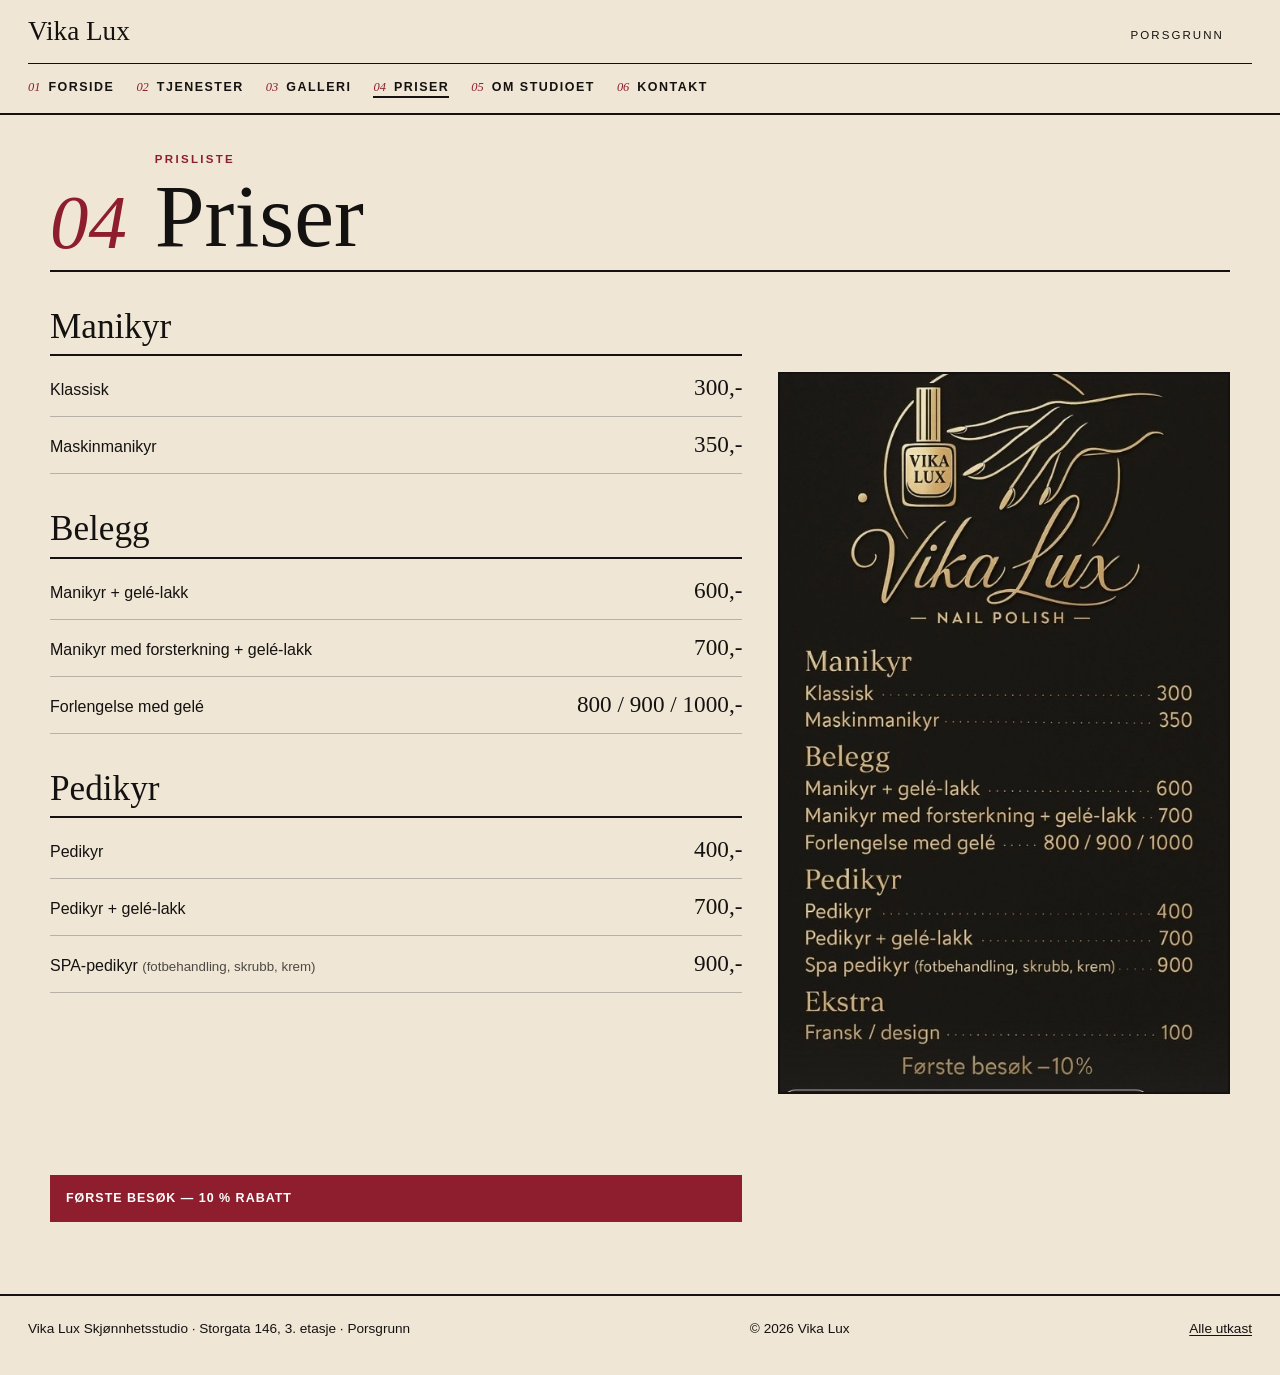
<file: design-3/priser.html>
<!DOCTYPE html>
<html lang="nb">
<head>
<meta charset="UTF-8">
<meta name="viewport" content="width=device-width, initial-scale=1.0">
<title>Priser — Vika Lux | Skjønnhetsstudio i Porsgrunn</title>
<meta name="description" content="Vika Lux Skjønnhetsstudio i Porsgrunn — manikyr, pedikyr, SPA-pedikyr, negleforlengelse, bryn og vipper. Storgata 146, 3. etasje.">
<meta name="theme-color" content="#efe6d6">
<meta name="referrer" content="strict-origin-when-cross-origin">
<meta name="robots" content="index, follow">
<link rel="canonical" href="https://snakkaz.github.io/vikalux/design-3/priser.html">
<meta property="og:type" content="website">
<meta property="og:locale" content="nb_NO">
<meta property="og:site_name" content="Vika Lux">
<meta property="og:url" content="https://snakkaz.github.io/vikalux/design-3/priser.html">
<meta property="og:title" content="Priser — Vika Lux | Skjønnhetsstudio i Porsgrunn">
<meta property="og:description" content="Manikyr, pedikyr, negleforlengelse, bryn og vipper. Storgata 146, 3. etasje, Porsgrunn.">
<meta property="og:image" content="https://snakkaz.github.io/vikalux/images/poster.jpg">
<meta property="og:image:width" content="1021">
<meta property="og:image:height" content="1016">
<meta property="og:image:alt" content="Vika Lux skjønnhetsstudio">
<meta name="twitter:card" content="summary_large_image">
<meta name="twitter:title" content="Priser — Vika Lux | Skjønnhetsstudio i Porsgrunn">
<meta name="twitter:description" content="Manikyr, pedikyr, negleforlengelse, bryn og vipper. Storgata 146, 3. etasje, Porsgrunn.">
<meta name="twitter:image" content="https://snakkaz.github.io/vikalux/images/poster.jpg">
<meta name="twitter:image:alt" content="Vika Lux skjønnhetsstudio">
<meta http-equiv="Content-Security-Policy" content="default-src 'self'; base-uri 'self'; object-src 'none'; form-action 'none'; script-src 'self'; style-src 'self' https://fonts.googleapis.com; font-src https://fonts.gstatic.com; img-src 'self'; frame-src https://www.openstreetmap.org; connect-src 'none'; upgrade-insecure-requests">
<link rel="icon" href="../favicon.ico" sizes="any">
<link rel="icon" href="../favicon-192.png" type="image/png" sizes="192x192">
<link rel="apple-touch-icon" href="../apple-touch-icon.png">
<link rel="preconnect" href="https://fonts.googleapis.com">
<link rel="preconnect" href="https://fonts.gstatic.com" crossorigin>
<link href="https://fonts.googleapis.com/css2?family=Archivo:wght@400;600&amp;family=Instrument+Serif&amp;display=swap" rel="stylesheet">
<link rel="stylesheet" href="styles.css">
<script type="application/ld+json">
{
  "@context": "https://schema.org",
  "@type": "BeautySalon",
  "name": "Vika Lux",
  "description": "Vika Lux Skjønnhetsstudio i Porsgrunn — manikyr, pedikyr, SPA-pedikyr, negleforlengelse, bryn og vipper.",
  "url": "https://snakkaz.github.io/vikalux/design-3/",
  "image": "https://snakkaz.github.io/vikalux/images/poster.jpg",
  "logo": "https://snakkaz.github.io/vikalux/images/logo-round.jpg",
  "address": {
    "@type": "PostalAddress",
    "streetAddress": "Storgata 146, 3. etasje",
    "postalCode": "3915",
    "addressLocality": "Porsgrunn",
    "addressCountry": "NO"
  },
  "geo": { "@type": "GeoCoordinates", "latitude": 59.140453, "longitude": 9.654065 },
  "hasMap": "https://www.openstreetmap.org/?mlat=59.140453&mlon=9.654065#map=18/59.140453/9.654065",
  "sameAs": ["https://www.instagram.com/vikalux_porsgrunn/"],
  "priceRange": "300–1000 NOK",
  "currenciesAccepted": "NOK",
  "areaServed": "Porsgrunn",
  "inLanguage": "nb"
}
</script>
<script src="../script.js" defer></script>
</head>
<body data-nav-breakpoint="861">
<a class="skip-link" href="#hovedinnhold">Hopp til innhold</a>
<header class="mast">
  <button class="nav-backdrop" id="navBackdrop" type="button" tabindex="-1" aria-label="Lukk meny"></button>
  <a class="wordmark" href="index.html">Vika Lux</a>
  <p class="issue">Porsgrunn</p>
  <button class="nav-toggle" id="navToggle" type="button" aria-expanded="false" aria-controls="navLinks" aria-label="Åpne meny"><svg class="icon-menu" viewBox="0 0 24 24" aria-hidden="true" fill="none" stroke="currentColor" stroke-width="1.6" stroke-linecap="round"><path d="M4 7h16M4 12h16M4 17h16"/></svg><svg class="icon-close" viewBox="0 0 24 24" aria-hidden="true" fill="none" stroke="currentColor" stroke-width="1.6" stroke-linecap="round"><path d="M6 6l12 12M18 6L6 18"/></svg></button>
  <nav aria-label="Innhold">
    <ol class="nav-links" id="navLinks">
      <li><a href="index.html"><em>01</em> Forside</a></li>
      <li><a href="tjenester.html"><em>02</em> Tjenester</a></li>
      <li><a href="galleri.html"><em>03</em> Galleri</a></li>
      <li><a href="priser.html" aria-current="page"><em>04</em> Priser</a></li>
      <li><a href="om.html"><em>05</em> Om studioet</a></li>
      <li><a href="kontakt.html"><em>06</em> Kontakt</a></li>
    </ol>
  </nav>
</header>
<main id="hovedinnhold" tabindex="-1">

<div class="sheet">
  <div class="page-title reveal"><span class="num">04</span><div><p class="kicker">Prisliste</p><h1>Priser</h1></div></div>
  <div class="price-spread">
    <div class="price-col">
      <section class="price-block reveal"><h2>Manikyr</h2><dl class="price-list"><div class="price-row"><dt>Klassisk</dt><dd>300,-</dd></div><div class="price-row"><dt>Maskinmanikyr</dt><dd>350,-</dd></div></dl></section>
      <section class="price-block reveal"><h2>Belegg</h2><dl class="price-list"><div class="price-row"><dt>Manikyr + gelé-lakk</dt><dd>600,-</dd></div><div class="price-row"><dt>Manikyr med forsterkning + gelé-lakk</dt><dd>700,-</dd></div><div class="price-row"><dt>Forlengelse med gelé</dt><dd>800 / 900 / 1000,-</dd></div></dl></section>
      <section class="price-block reveal"><h2>Pedikyr</h2><dl class="price-list"><div class="price-row"><dt>Pedikyr</dt><dd>400,-</dd></div><div class="price-row"><dt>Pedikyr + gelé-lakk</dt><dd>700,-</dd></div><div class="price-row"><dt>SPA-pedikyr <small>(fotbehandling, skrubb, krem)</small></dt><dd>900,-</dd></div></dl></section>
      <section class="price-block reveal"><h2>Ekstra</h2><dl class="price-list"><div class="price-row"><dt>Fransk / design</dt><dd>100,-</dd></div></dl></section>
      <p class="price-note">Første besøk — 10 % rabatt</p>
    </div>
    <figure class="price-visual reveal"><img src="../images/priser.jpg" alt="Prisliste Vika Lux" width="552" height="885" loading="lazy" decoding="async"></figure>
  </div>
</div>
</main>
<footer>
  <p>Vika Lux Skjønnhetsstudio · Storgata 146, 3. etasje · Porsgrunn</p>
  <p>© <span id="year">2026</span> Vika Lux</p>
  <p><a href="../">Alle utkast</a></p>
</footer>
</body>
</html>
</file>
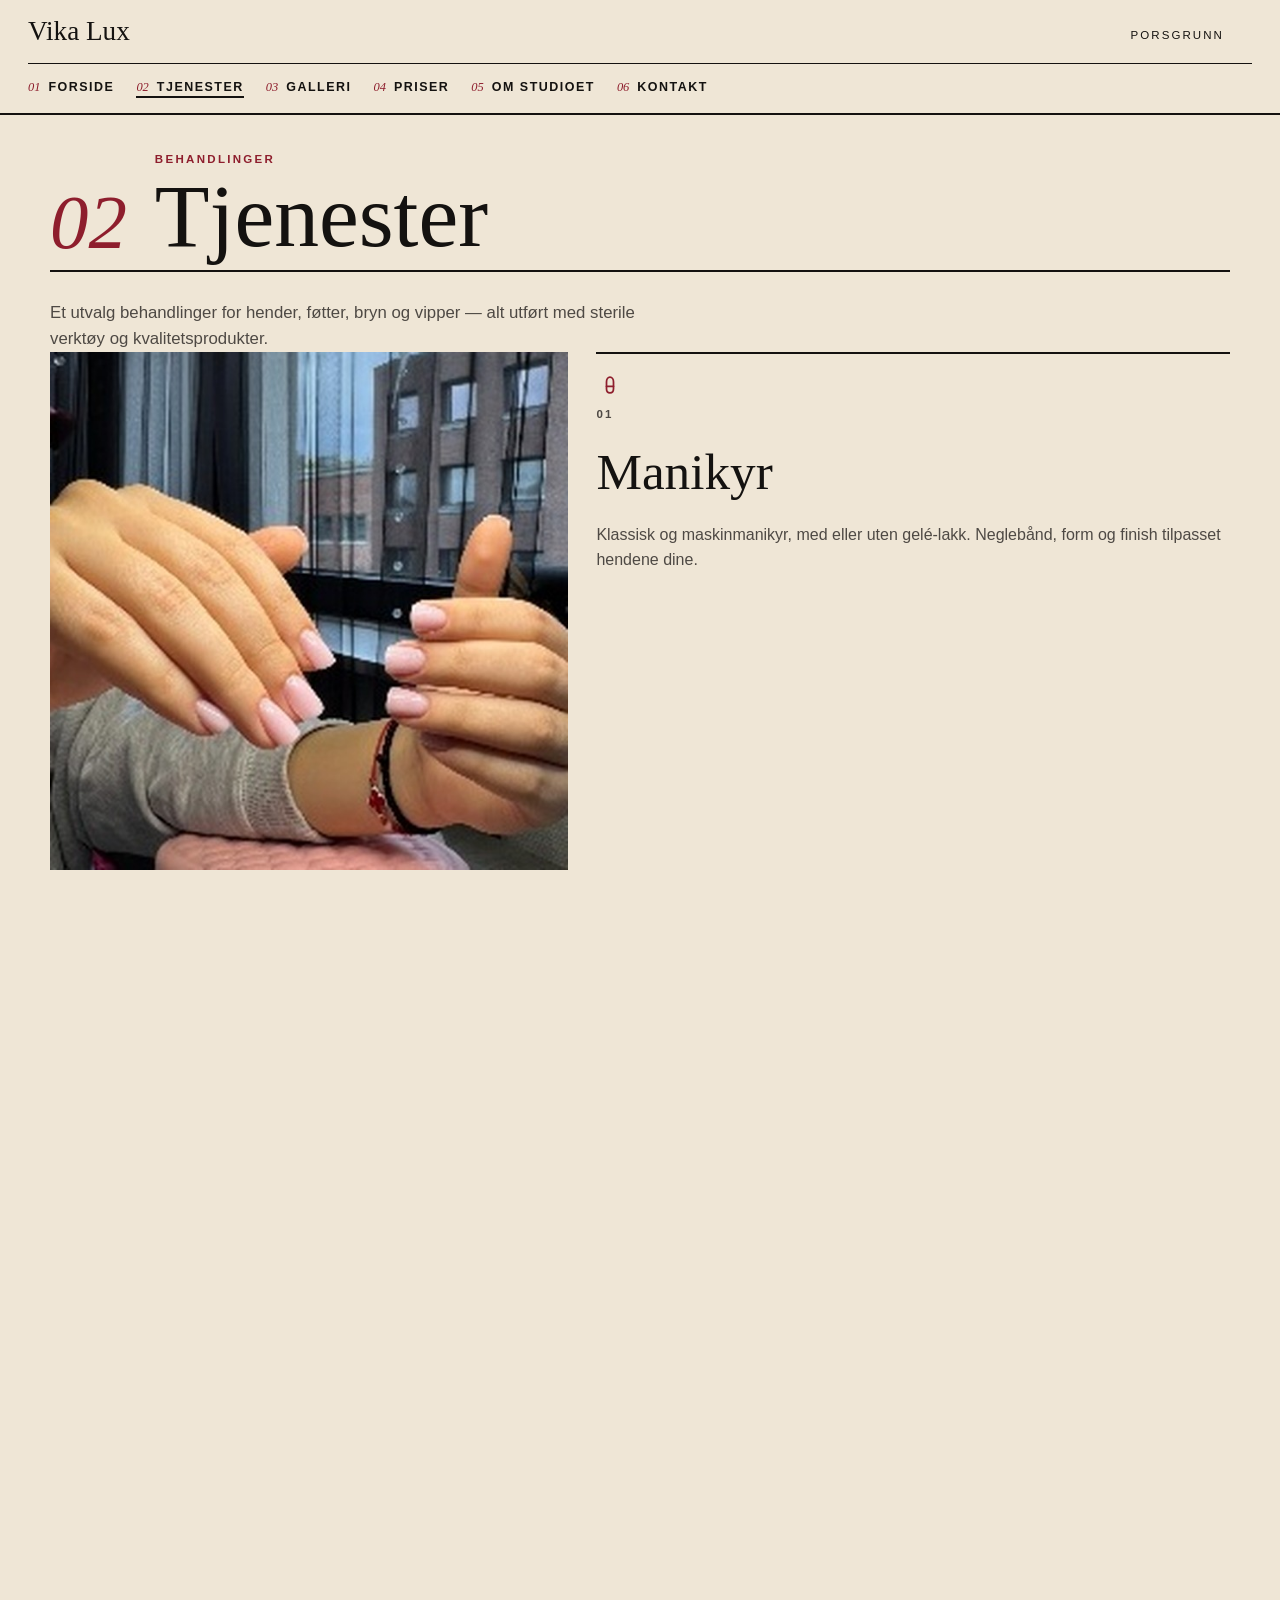
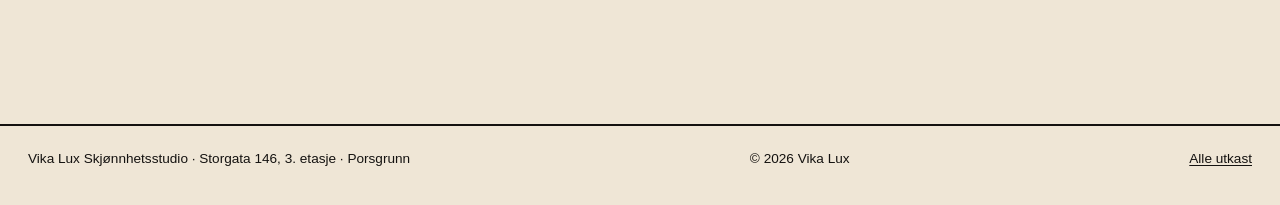
<file: design-3/tjenester.html>
<!DOCTYPE html>
<html lang="nb">
<head>
<meta charset="UTF-8">
<meta name="viewport" content="width=device-width, initial-scale=1.0">
<title>Tjenester — Vika Lux | Skjønnhetsstudio i Porsgrunn</title>
<meta name="description" content="Vika Lux Skjønnhetsstudio i Porsgrunn — manikyr, pedikyr, SPA-pedikyr, negleforlengelse, bryn og vipper. Storgata 146, 3. etasje.">
<meta name="theme-color" content="#efe6d6">
<meta name="referrer" content="strict-origin-when-cross-origin">
<meta name="robots" content="index, follow">
<link rel="canonical" href="https://snakkaz.github.io/vikalux/design-3/tjenester.html">
<meta property="og:type" content="website">
<meta property="og:locale" content="nb_NO">
<meta property="og:site_name" content="Vika Lux">
<meta property="og:url" content="https://snakkaz.github.io/vikalux/design-3/tjenester.html">
<meta property="og:title" content="Tjenester — Vika Lux | Skjønnhetsstudio i Porsgrunn">
<meta property="og:description" content="Manikyr, pedikyr, negleforlengelse, bryn og vipper. Storgata 146, 3. etasje, Porsgrunn.">
<meta property="og:image" content="https://snakkaz.github.io/vikalux/images/poster.jpg">
<meta property="og:image:width" content="1021">
<meta property="og:image:height" content="1016">
<meta property="og:image:alt" content="Vika Lux skjønnhetsstudio">
<meta name="twitter:card" content="summary_large_image">
<meta name="twitter:title" content="Tjenester — Vika Lux | Skjønnhetsstudio i Porsgrunn">
<meta name="twitter:description" content="Manikyr, pedikyr, negleforlengelse, bryn og vipper. Storgata 146, 3. etasje, Porsgrunn.">
<meta name="twitter:image" content="https://snakkaz.github.io/vikalux/images/poster.jpg">
<meta name="twitter:image:alt" content="Vika Lux skjønnhetsstudio">
<meta http-equiv="Content-Security-Policy" content="default-src 'self'; base-uri 'self'; object-src 'none'; form-action 'none'; script-src 'self'; style-src 'self' https://fonts.googleapis.com; font-src https://fonts.gstatic.com; img-src 'self'; frame-src https://www.openstreetmap.org; connect-src 'none'; upgrade-insecure-requests">
<link rel="icon" href="../favicon.ico" sizes="any">
<link rel="icon" href="../favicon-192.png" type="image/png" sizes="192x192">
<link rel="apple-touch-icon" href="../apple-touch-icon.png">
<link rel="preconnect" href="https://fonts.googleapis.com">
<link rel="preconnect" href="https://fonts.gstatic.com" crossorigin>
<link href="https://fonts.googleapis.com/css2?family=Archivo:wght@400;600&amp;family=Instrument+Serif&amp;display=swap" rel="stylesheet">
<link rel="stylesheet" href="styles.css">
<script type="application/ld+json">
{
  "@context": "https://schema.org",
  "@type": "BeautySalon",
  "name": "Vika Lux",
  "description": "Vika Lux Skjønnhetsstudio i Porsgrunn — manikyr, pedikyr, SPA-pedikyr, negleforlengelse, bryn og vipper.",
  "url": "https://snakkaz.github.io/vikalux/design-3/",
  "image": "https://snakkaz.github.io/vikalux/images/poster.jpg",
  "logo": "https://snakkaz.github.io/vikalux/images/logo-round.jpg",
  "address": {
    "@type": "PostalAddress",
    "streetAddress": "Storgata 146, 3. etasje",
    "postalCode": "3915",
    "addressLocality": "Porsgrunn",
    "addressCountry": "NO"
  },
  "geo": { "@type": "GeoCoordinates", "latitude": 59.140453, "longitude": 9.654065 },
  "hasMap": "https://www.openstreetmap.org/?mlat=59.140453&mlon=9.654065#map=18/59.140453/9.654065",
  "sameAs": ["https://www.instagram.com/vikalux_porsgrunn/"],
  "priceRange": "300–1000 NOK",
  "currenciesAccepted": "NOK",
  "areaServed": "Porsgrunn",
  "inLanguage": "nb"
}
</script>
<script src="../script.js" defer></script>
</head>
<body data-nav-breakpoint="861">
<a class="skip-link" href="#hovedinnhold">Hopp til innhold</a>
<header class="mast">
  <button class="nav-backdrop" id="navBackdrop" type="button" tabindex="-1" aria-label="Lukk meny"></button>
  <a class="wordmark" href="index.html">Vika Lux</a>
  <p class="issue">Porsgrunn</p>
  <button class="nav-toggle" id="navToggle" type="button" aria-expanded="false" aria-controls="navLinks" aria-label="Åpne meny"><svg class="icon-menu" viewBox="0 0 24 24" aria-hidden="true" fill="none" stroke="currentColor" stroke-width="1.6" stroke-linecap="round"><path d="M4 7h16M4 12h16M4 17h16"/></svg><svg class="icon-close" viewBox="0 0 24 24" aria-hidden="true" fill="none" stroke="currentColor" stroke-width="1.6" stroke-linecap="round"><path d="M6 6l12 12M18 6L6 18"/></svg></button>
  <nav aria-label="Innhold">
    <ol class="nav-links" id="navLinks">
      <li><a href="index.html"><em>01</em> Forside</a></li>
      <li><a href="tjenester.html" aria-current="page"><em>02</em> Tjenester</a></li>
      <li><a href="galleri.html"><em>03</em> Galleri</a></li>
      <li><a href="priser.html"><em>04</em> Priser</a></li>
      <li><a href="om.html"><em>05</em> Om studioet</a></li>
      <li><a href="kontakt.html"><em>06</em> Kontakt</a></li>
    </ol>
  </nav>
</header>
<main id="hovedinnhold" tabindex="-1">

<div class="sheet">
  <div class="page-title reveal"><span class="num">02</span><div><p class="kicker">Behandlinger</p><h1>Tjenester</h1></div></div>
  <p class="deck reveal">Et utvalg behandlinger for hender, føtter, bryn og vipper — alt utført med sterile verktøy og kvalitetsprodukter.</p>
  <article class="feature reveal">
    <img src="../images/r1c1.jpg" alt="Manikyr med gelé-lakk" width="600" height="600">
    <div class="feature-copy">
      <div class="icon-row"><svg viewBox="0 0 24 24" fill="none" stroke="currentColor" stroke-width="1.5" stroke-linecap="round" stroke-linejoin="round" aria-hidden="true"><path d="M9 10.2C9 7.8 10.3 6 12 6s3 1.8 3 4.2V16c0 2.2-1.3 3.5-3 3.5S9 18.2 9 16V10.2z"/><path d="M9 14h6"/></svg></div>
      <p class="kicker">01</p>
      <h2>Manikyr</h2>
      <p>Klassisk og maskinmanikyr, med eller uten gelé-lakk. Neglebånd, form og finish tilpasset hendene dine.</p>
    </div>
  </article>
  <div class="stagger">
    <article class="reveal"><div class="icon-row"><svg viewBox="0 0 24 24" fill="none" stroke="currentColor" stroke-width="1.5" stroke-linecap="round" stroke-linejoin="round" aria-hidden="true"><path d="M9.5 11C9.5 7.4 10.6 5 12 5s2.5 2.4 2.5 6V17c0 2-1.1 3.2-2.5 3.2S9.5 19 9.5 17V11z"/><path d="M9.5 13.5h5"/><path d="M6.5 8.2h2M15.5 8.2h2"/></svg></div><p class="kicker">02</p><h2>Negleforlengelse</h2><p>Forlengelse med gelé i ønsket lengde og form. Holdbart resultat med naturlig uttrykk.</p></article>
    <article class="reveal"><div class="icon-row"><svg viewBox="0 0 24 24" fill="none" stroke="currentColor" stroke-width="1.5" stroke-linecap="round" stroke-linejoin="round" aria-hidden="true"><path d="M12 4.2s2.6 2.8 2.6 4.4a2.6 2.6 0 0 1-5.2 0C9.4 7 12 4.2 12 4.2z"/><path d="M5.2 15.2c1.3-1.5 3.5-2.3 6.8-2.3s5.5.8 6.8 2.3"/><path d="M6 18.6c1.5 1.2 3.5 1.8 6 1.8s4.5-.6 6-1.8"/></svg></div><p class="kicker">03</p><h2>Pedikyr &amp; SPA</h2><p>Pedikyr med gelé-lakk, eller full SPA-pedikyr med fotbehandling, skrubb og pleiende krem.</p></article>
    <article class="reveal"><div class="icon-row"><svg viewBox="0 0 24 24" fill="none" stroke="currentColor" stroke-width="1.5" stroke-linecap="round" stroke-linejoin="round" aria-hidden="true"><path d="M3 12.5s3.2-4 9-4 9 4 9 4-3.2 4-9 4-9-4-9-4z"/><circle cx="12" cy="12.5" r="2"/><path d="M7.2 8.2 8.4 10M12 6.8v2.4M16.8 8.2 15.6 10"/></svg></div><p class="kicker">04</p><h2>Vippelaminering</h2><p>Vakre, lange og naturlig løftede vipper som holder i flere uker — uten extensions.</p></article>
    <article class="reveal"><div class="icon-row"><svg viewBox="0 0 24 24" fill="none" stroke="currentColor" stroke-width="1.5" stroke-linecap="round" stroke-linejoin="round" aria-hidden="true"><path d="M3.5 15c1.8-2.2 4.2-4.4 7-4.8 2.8-.4 4.8.9 6.4 2.3 1.2 1 2.5 1.3 3.6.4"/><path d="M8 17.6c1.5.7 3 .9 4.8.2"/></svg></div><p class="kicker">05</p><h2>Brynlaminering</h2><p>Perfekt form, fyldige og velstelte bryn. Forming, farging og laminering etter ansiktsform.</p></article>
    <article class="reveal"><div class="icon-row"><svg viewBox="0 0 24 24" fill="none" stroke="currentColor" stroke-width="1.5" stroke-linecap="round" stroke-linejoin="round" aria-hidden="true"><path d="M9 11c0-2.5 1.1-4.4 2.6-4.4S14.2 8.5 14.2 11V17c0 1.7-1.1 2.8-2.6 2.8S9 18.7 9 17v-6z"/><path d="M17.2 5.2v3.2M15.6 6.8h3.2"/></svg></div><p class="kicker">06</p><h2>Design &amp; fransk</h2><p>Fransk finish, nail art og detaljer — fra diskret og elegant til markert og lekent.</p></article>
  </div>
</div>
</main>
<footer>
  <p>Vika Lux Skjønnhetsstudio · Storgata 146, 3. etasje · Porsgrunn</p>
  <p>© <span id="year">2026</span> Vika Lux</p>
  <p><a href="../">Alle utkast</a></p>
</footer>
</body>
</html>
</file>
<file: styles.css>
*,
*::before,
*::after { margin: 0; padding: 0; box-sizing: border-box; }

body {
  min-height: 100vh;
  background: #f3efe8;
  color: #1c1916;
  font-family: Georgia, "Times New Roman", serif;
}
.board {
  width: min(1080px, calc(100% - 40px));
  margin: 0 auto;
  padding: 64px 0 80px;
}
.eyebrow {
  font-family: "Segoe UI", sans-serif;
  font-size: 0.75rem;
  letter-spacing: 0.18em;
  text-transform: uppercase;
  margin-bottom: 12px;
}
h1 {
  font-size: clamp(2.4rem, 5vw, 4.2rem);
  font-weight: 500;
  letter-spacing: -0.03em;
  line-height: 1;
  margin-bottom: 14px;
}
.lead {
  max-width: 38rem;
  font-family: "Segoe UI", sans-serif;
  font-size: 1.05rem;
  line-height: 1.5;
  color: #4d4741;
  margin-bottom: 36px;
}
.feature {
  display: grid;
  grid-template-columns: 240px 1fr;
  gap: 22px;
  align-items: stretch;
  min-height: 260px;
  margin-bottom: 16px;
  background: #0c0a08;
  color: #f6efe4;
  text-decoration: none;
  border: 1px solid #c9a252;
}
.feature img { width: 100%; height: 100%; object-fit: cover; object-position: 18% center; }
.feature div { padding: 22px 22px 22px 0; display: flex; flex-direction: column; gap: 10px; }
.feature .num { color: #e8c27a; font-family: "Segoe UI", sans-serif; font-size: 0.75rem; letter-spacing: 0.16em; }
.feature strong { font-size: clamp(2rem, 4vw, 3.1rem); font-weight: 500; }
.feature span:last-child { margin-top: auto; color: #e6d7c3; font-family: "Segoe UI", sans-serif; font-size: 0.98rem; line-height: 1.45; }
.feature:hover { transform: translateY(-3px); }
.feature:focus-visible { outline: 2px solid #e8c27a; outline-offset: 3px; }
.choices { display: grid; grid-template-columns: repeat(3, 1fr); gap: 16px; }
.choice {
  min-height: 280px;
  padding: 22px;
  display: flex;
  flex-direction: column;
  gap: 12px;
  text-decoration: none;
  border: 1px solid transparent;
}
.choice:focus-visible { outline: 2px solid #fff; outline-offset: 3px; }
.choice .num { font-family: "Segoe UI", sans-serif; font-size: 0.75rem; letter-spacing: 0.16em; }
.choice strong { font-size: 1.8rem; font-weight: 500; letter-spacing: -0.03em; }
.choice span:last-child { font-family: "Segoe UI", sans-serif; font-size: 0.98rem; line-height: 1.45; margin-top: auto; }
.choice-dark { background: #0e0c0a; color: #f3efe9; }
.choice-dark .num { color: #c9a44c; }
.choice-light { background: #fffcf8; color: #1e1a17; border-color: #e4ddd4; }
.choice-light .num { color: #3e5c4d; }
.choice-edit { background: #efe6d6; color: #141210; border: 2px solid #141210; }
.choice-edit .num { color: #8e1e2d; }
.choice:hover { transform: translateY(-3px); }
@media (max-width: 800px) {
  .feature { grid-template-columns: 1fr; min-height: 0; }
  .feature img { height: 210px; }
  .feature div { padding: 4px 18px 18px; }
  .choices { grid-template-columns: 1fr; }
  .choice { min-height: 180px; }
}
@media (prefers-reduced-motion: reduce) {
  .choice:hover, .feature:hover { transform: none; }
}
</file>
<file: design-1/styles.css>
*,
*::before,
*::after {
  margin: 0;
  padding: 0;
  box-sizing: border-box;
}

:root {
  --bg: #0a0908;
  --bg-2: #121010;
  --text: #f3efe9;
  --muted: #9a938a;
  --gold: #c9a44c;
  --gold-light: #e8cf93;
  --line: rgba(201, 164, 76, 0.18);
  --nav-offset: 5.25rem;
}

html {
  scroll-behavior: smooth;
  color-scheme: dark;
  scrollbar-color: #3a342c var(--bg);
}

body {
  background: var(--bg);
  color: var(--text);
  font-family: Inter, "Segoe UI", sans-serif;
  font-weight: 300;
  line-height: 1.7;
  overflow-x: hidden;
  overflow-x: clip;
}

body.nav-open {
  overflow: hidden;
}

h1, h2, h3 {
  font-family: "Cormorant Garamond", Georgia, "Times New Roman", serif;
  font-weight: 400;
  letter-spacing: 0.01em;
  text-wrap: balance;
}

a {
  color: var(--gold);
  text-decoration: none;
}

a:hover {
  color: var(--gold-light);
}

img {
  display: block;
  max-width: 100%;
  height: auto;
}

:focus-visible {
  outline: 2px solid var(--gold-light);
  outline-offset: 3px;
}

.btn-solid:focus-visible {
  outline-color: #fff;
}

::selection {
  background: rgba(201, 164, 76, 0.35);
  color: #fff;
}

.sr-only {
  position: absolute;
  width: 1px;
  height: 1px;
  padding: 0;
  margin: -1px;
  overflow: hidden;
  clip: rect(0, 0, 0, 0);
  white-space: nowrap;
  border: 0;
}

.skip-link {
  position: absolute;
  left: 16px;
  top: 0;
  z-index: 200;
  transform: translateY(-140%);
  background: var(--gold);
  color: #17120a;
  padding: 10px 16px;
  font-size: 0.85rem;
  font-weight: 500;
  letter-spacing: 0.04em;
}

.skip-link:focus {
  transform: none;
  top: 12px;
  color: #17120a;
}

.container {
  max-width: 1180px;
  margin: 0 auto;
  padding: 0 24px;
}

section[id] {
  scroll-margin-top: var(--nav-offset);
}

/* NAV */
nav {
  position: fixed;
  top: 0;
  left: 0;
  right: 0;
  z-index: 100;
  display: flex;
  justify-content: space-between;
  align-items: center;
  gap: 16px;
  padding: 14px max(40px, env(safe-area-inset-right)) 14px max(40px, env(safe-area-inset-left));
  padding-top: max(14px, env(safe-area-inset-top));
  background: rgba(10, 9, 8, 0.88);
  backdrop-filter: blur(14px);
  -webkit-backdrop-filter: blur(14px);
  border-bottom: 1px solid var(--line);
}

.nav-logo {
  display: flex;
  align-items: center;
  gap: 12px;
  min-width: 0;
  color: var(--text);
}

.nav-logo:hover {
  color: var(--text);
}

.nav-logo img {
  height: 42px;
  width: 42px;
  border-radius: 50%;
  object-fit: cover;
}

.nav-logo span {
  font-family: "Cormorant Garamond", Georgia, serif;
  font-size: 1.25rem;
  letter-spacing: clamp(0.08em, 0.6vw, 0.24em);
  text-transform: uppercase;
  white-space: nowrap;
}

.nav-links {
  display: flex;
  gap: 30px;
  list-style: none;
}

.nav-links a {
  color: var(--muted);
  font-size: 0.74rem;
  letter-spacing: 0.18em;
  text-transform: uppercase;
  padding: 8px 0;
  transition: color 0.3s;
}

.nav-links a:hover,
.nav-links a[aria-current="true"] {
  color: var(--gold);
}

.nav-links a[aria-current="true"] {
  box-shadow: inset 0 -1px 0 var(--gold);
}

.nav-backdrop {
  display: none;
}

.nav-toggle {
  display: none;
  align-items: center;
  justify-content: center;
  width: 44px;
  height: 44px;
  flex: 0 0 44px;
  background: none;
  border: 1px solid transparent;
  border-radius: 50%;
  color: var(--text);
  cursor: pointer;
}

.nav-toggle svg {
  width: 22px;
  height: 22px;
}

.nav-toggle .icon-close {
  display: none;
}

.nav-toggle[aria-expanded="true"] .icon-menu {
  display: none;
}

.nav-toggle[aria-expanded="true"] .icon-close {
  display: block;
}

/* HERO */
.hero {
  position: relative;
  min-height: 100vh;
  min-height: 100svh;
  display: flex;
  align-items: center;
  justify-content: center;
  text-align: center;
  padding: 140px 24px 90px;
  overflow: hidden;
}

.hero-bg {
  position: absolute;
  inset: 0;
  background: url("../images/poster.jpg") center 20% / cover no-repeat;
  opacity: 0.35;
  filter: saturate(0.9);
}

.hero::after {
  content: "";
  position: absolute;
  inset: 0;
  background: radial-gradient(ellipse at center, rgba(10, 9, 8, 0.35) 0%, rgba(10, 9, 8, 0.92) 70%, var(--bg) 100%);
}

.hero-inner {
  position: relative;
  z-index: 2;
  display: flex;
  flex-direction: column;
  align-items: center;
  max-width: 100%;
}

.hero-logo {
  width: 132px;
  height: 132px;
  border-radius: 50%;
  object-fit: cover;
  margin-bottom: 34px;
  border: 1px solid var(--line);
  box-shadow: 0 0 60px rgba(201, 164, 76, 0.18);
}

.hero-brand {
  font-family: "Cormorant Garamond", Georgia, serif;
  font-weight: 300;
  font-size: clamp(3.2rem, 11vw, 7.5rem);
  line-height: 0.95;
  letter-spacing: 0.06em;
  color: var(--gold-light);
}

@supports ((-webkit-background-clip: text) or (background-clip: text)) {
  .hero-brand {
    background: linear-gradient(135deg, #fff 0%, var(--gold-light) 35%, var(--gold) 55%, #fff 100%);
    -webkit-background-clip: text;
    background-clip: text;
    -webkit-text-fill-color: transparent;
  }
}

.hero-sub {
  margin-top: 18px;
  font-size: 0.78rem;
  letter-spacing: clamp(0.18em, 2.2vw, 0.42em);
  text-transform: uppercase;
  color: var(--gold);
  max-width: 100%;
}

.hero-line {
  width: 70px;
  height: 1px;
  background: var(--gold);
  margin: 34px auto 28px;
  opacity: 0.6;
}

.hero-tag {
  color: #ddd6cc;
  font-size: clamp(0.95rem, 2vw, 1.1rem);
  max-width: 540px;
  letter-spacing: 0.02em;
  text-wrap: pretty;
}

.cta-row {
  display: flex;
  gap: 16px;
  flex-wrap: wrap;
  align-items: center;
  margin-top: 36px;
}

.hero .cta-row {
  justify-content: center;
  margin-top: 44px;
}

.btn {
  display: inline-flex;
  align-items: center;
  justify-content: center;
  gap: 10px;
  max-width: 100%;
  min-height: 48px;
  padding: 14px 34px;
  font-size: 0.74rem;
  letter-spacing: 0.16em;
  text-transform: uppercase;
  font-weight: 500;
  text-align: center;
  border: 1px solid var(--gold);
  transition: background 0.35s, color 0.35s, border-color 0.35s;
}

.btn svg {
  width: 16px;
  height: 16px;
  flex: none;
}

.btn-solid {
  background: var(--gold);
  color: #17120a;
}

.btn-solid:hover {
  background: var(--gold-light);
  color: #17120a;
}

.btn-line {
  color: var(--gold);
  background: transparent;
}

.btn-line:hover {
  background: rgba(201, 164, 76, 0.1);
  color: var(--gold-light);
}

/* MARQUEE */
.marquee {
  position: relative;
  padding: 0 0 10px;
  overflow: hidden;
}

.marquee::before,
.marquee::after {
  content: "";
  position: absolute;
  top: 0;
  bottom: 0;
  width: 120px;
  z-index: 2;
  pointer-events: none;
}

.marquee::before {
  left: 0;
  background: linear-gradient(to right, var(--bg), transparent);
}

.marquee::after {
  right: 0;
  background: linear-gradient(to left, var(--bg), transparent);
}

.marquee-track {
  display: flex;
  width: max-content;
  animation: scroll 48s linear infinite;
}

.marquee-track.is-paused,
.marquee-track:hover {
  animation-play-state: paused;
}

.marquee-set {
  display: flex;
}

.marquee-track img {
  height: 260px;
  width: 260px;
  object-fit: cover;
  margin-right: 10px;
  flex-shrink: 0;
  filter: grayscale(15%);
  transition: filter 0.5s;
}

.marquee-track img:hover {
  filter: grayscale(0);
}

@keyframes scroll {
  from { transform: translateX(0); }
  to { transform: translateX(-50%); }
}

.marquee-control {
  position: absolute;
  z-index: 3;
  top: 12px;
  right: max(16px, env(safe-area-inset-right));
  width: 44px;
  height: 44px;
  display: grid;
  place-items: center;
  border-radius: 50%;
  border: 1px solid var(--line);
  background: rgba(10, 9, 8, 0.82);
  color: var(--gold);
  cursor: pointer;
}

.marquee-control svg {
  width: 16px;
  height: 16px;
}

.marquee-control .icon-play {
  display: none;
}

.marquee-control[aria-pressed="true"] .icon-pause {
  display: none;
}

.marquee-control[aria-pressed="true"] .icon-play {
  display: block;
}

/* SECTIONS */
section {
  padding: 110px 0;
  position: relative;
}

.label {
  font-size: 0.68rem;
  letter-spacing: 0.3em;
  text-transform: uppercase;
  color: var(--gold);
  margin-bottom: 14px;
}

.title {
  font-size: clamp(2.1rem, 4.5vw, 3.4rem);
  margin-bottom: 20px;
  font-weight: 300;
}

.text {
  color: var(--muted);
  max-width: 620px;
  font-size: 1rem;
  text-wrap: pretty;
}

.divider {
  width: 46px;
  height: 1px;
  background: var(--gold);
  margin: 0 0 46px;
  opacity: 0.6;
}

.center {
  text-align: center;
}

.center .divider {
  margin-left: auto;
  margin-right: auto;
}

.section-cta {
  display: flex;
  justify-content: center;
  margin-top: 46px;
}

/* SERVICES */
.services {
  display: grid;
  grid-template-columns: repeat(3, 1fr);
  gap: 26px;
  margin-top: 56px;
}

.service {
  border: 1px solid var(--line);
  padding: 36px 32px 40px;
  background: var(--bg-2);
  transition: transform 0.4s, border-color 0.4s;
  position: relative;
  overflow: hidden;
}

.service::before {
  content: "";
  position: absolute;
  top: 0;
  left: 0;
  width: 0;
  height: 1px;
  background: var(--gold);
  transition: width 0.5s;
}

.service:hover::before {
  width: 100%;
}

.service:hover {
  transform: translateY(-6px);
  border-color: rgba(201, 164, 76, 0.4);
}

.service-icon {
  width: 46px;
  height: 46px;
  margin-bottom: 22px;
  display: grid;
  place-items: center;
  border: 1px solid var(--line);
  border-radius: 50%;
  color: var(--gold);
}

.service-icon svg {
  width: 22px;
  height: 22px;
}

.service h3 {
  font-size: 1.5rem;
  margin-bottom: 12px;
  color: var(--gold-light);
}

.service p {
  color: var(--muted);
  font-size: 0.92rem;
}

/* PRICES */
#priser {
  background: var(--bg-2);
  border-top: 1px solid var(--line);
  border-bottom: 1px solid var(--line);
}

.price-grid {
  display: grid;
  grid-template-columns: 1fr 1fr;
  gap: 58px;
  margin-top: 50px;
  align-items: start;
}

.price-group {
  margin-bottom: 40px;
}

.price-group:last-of-type {
  margin-bottom: 0;
}

.price-group h3 {
  font-size: 1.75rem;
  color: var(--gold-light);
  margin-bottom: 18px;
  font-weight: 400;
}

.price-list {
  margin: 0;
}

.price-row {
  display: flex;
  align-items: baseline;
  justify-content: space-between;
  gap: 12px;
  padding: 9px 0;
  border-bottom: 1px dotted rgba(255, 255, 255, 0.08);
  background-image: radial-gradient(circle, rgba(201, 164, 76, 0.55) 0.7px, transparent 0.85px);
  background-size: 8px 8px;
  background-repeat: repeat-x;
  background-position: left 0.72em;
}

.price-row dt {
  flex: 1 1 auto;
  min-width: 0;
  color: #ded8ce;
  font-size: 0.95rem;
  font-weight: 300;
  background: var(--bg-2);
  padding-right: 8px;
}

.price-row small {
  color: var(--muted);
  font-size: 0.8rem;
}

.price-row dd {
  margin: 0;
  color: var(--gold);
  font-weight: 500;
  white-space: nowrap;
  font-size: 1rem;
  background: var(--bg-2);
  padding-left: 8px;
}

.price-note {
  margin-top: 28px;
  padding: 20px 24px;
  border: 1px solid var(--line);
  text-align: center;
  font-size: 0.8rem;
  letter-spacing: 0.16em;
  text-transform: uppercase;
  color: var(--gold);
  line-height: 1.6;
}

.price-img img {
  width: 100%;
  height: auto;
  border: 1px solid var(--line);
}

/* GALLERY */
.gallery {
  display: grid;
  grid-template-columns: repeat(3, 1fr);
  gap: 14px;
  margin-top: 52px;
}

.gallery figure {
  overflow: hidden;
  aspect-ratio: 1;
  border: 1px solid var(--line);
  background: #000;
  margin: 0;
}

.gallery img {
  width: 100%;
  height: 100%;
  object-fit: cover;
  transition: transform 0.7s ease;
}

.gallery figure:hover img {
  transform: scale(1.08);
}

/* ABOUT */
.about {
  display: grid;
  grid-template-columns: 1fr 1fr;
  gap: 72px;
  align-items: center;
}

.about-img {
  border: 1px solid var(--line);
  overflow: hidden;
}

.about-img img {
  width: 100%;
  height: auto;
  object-fit: cover;
}

.about ul {
  list-style: none;
  margin-top: 28px;
}

.about li {
  color: var(--muted);
  padding: 9px 0 9px 26px;
  position: relative;
  font-size: 0.95rem;
}

.about li::before {
  content: "";
  position: absolute;
  left: 0;
  top: 19px;
  width: 12px;
  height: 1px;
  background: var(--gold);
}

/* CONTACT */
#kontakt {
  background: var(--bg-2);
  border-top: 1px solid var(--line);
}

.contact-grid {
  display: grid;
  grid-template-columns: 1fr 1fr;
  gap: 64px;
  margin-top: 50px;
}

.info-row {
  display: grid;
  grid-template-columns: 28px 1fr;
  column-gap: 12px;
  margin-bottom: 26px;
}

.info-icon {
  color: var(--gold);
  margin-top: 2px;
}

.info-icon svg {
  width: 18px;
  height: 18px;
}

.info-row .k {
  font-size: 0.66rem;
  letter-spacing: 0.26em;
  text-transform: uppercase;
  color: var(--gold);
  margin-bottom: 5px;
}

.info-row .v {
  color: #ded8ce;
  font-size: 1.02rem;
}

.info-row .v a {
  text-decoration: underline;
  text-underline-offset: 0.18em;
}

.map {
  border: 1px solid var(--line);
  height: 100%;
  min-height: 340px;
  background: var(--bg);
}

.map iframe {
  width: 100%;
  height: 100%;
  min-height: 340px;
  border: 0;
  filter: grayscale(1) invert(0.92) contrast(0.85);
}

.socials {
  display: flex;
  gap: 14px;
  margin-top: 34px;
  flex-wrap: wrap;
}

/* FOOTER */
footer {
  padding: 42px 0 max(42px, env(safe-area-inset-bottom));
  border-top: 1px solid var(--line);
  text-align: center;
}

footer img {
  width: 60px;
  height: 60px;
  border-radius: 50%;
  margin: 0 auto 18px;
  object-fit: cover;
  opacity: 0.85;
}

footer p {
  font-size: 0.76rem;
  color: var(--muted);
  letter-spacing: 0.08em;
}

footer p + p {
  margin-top: 8px;
}

/* Reveal only after JS is confirmed. Without the class, content stays visible. */
.js .reveal {
  opacity: 0;
  transform: translateY(28px);
  transition: opacity 0.9s ease, transform 0.9s ease;
}

.js .reveal.is-in {
  opacity: 1;
  transform: none;
}

@media (max-width: 980px) {
  .services {
    grid-template-columns: 1fr 1fr;
  }

  .price-grid,
  .about,
  .contact-grid {
    grid-template-columns: 1fr;
    gap: 44px;
  }

  .gallery {
    grid-template-columns: repeat(2, 1fr);
  }
}

@media (max-width: 768px) {
  nav {
    padding-left: max(16px, env(safe-area-inset-left));
    padding-right: max(12px, env(safe-area-inset-right));
  }

  .nav-links {
    display: none;
  }

  .nav-logo,
  .nav-links,
  .nav-toggle {
    position: relative;
    z-index: 2;
  }

  body.nav-open .nav-backdrop {
    display: block;
    position: absolute;
    top: 100%;
    left: 0;
    right: 0;
    height: 100vh;
    height: 100dvh;
    z-index: 1;
    border: 0;
    padding: 0;
    background: rgba(0, 0, 0, 0.5);
    cursor: pointer;
  }

  .nav-links.is-open {
    display: flex;
    flex-direction: column;
    gap: 0;
    position: absolute;
    top: 100%;
    left: 0;
    right: 0;
    z-index: 2;
    background: rgba(10, 9, 8, 0.97);
    border-bottom: 1px solid var(--line);
    padding-bottom: max(8px, env(safe-area-inset-bottom));
  }

  .nav-links.is-open a {
    display: block;
    padding: 16px 24px;
    border-top: 1px solid rgba(255, 255, 255, 0.05);
  }

  .nav-toggle {
    display: flex;
  }

  section {
    padding: 76px 0;
  }

  .marquee-track img {
    height: 185px;
    width: 185px;
  }

  .marquee::before,
  .marquee::after {
    width: 48px;
  }
}

@media (max-width: 640px) {
  .services {
    grid-template-columns: 1fr;
  }

  .container {
    padding: 0 20px;
  }

  .hero {
    padding: 120px 20px 72px;
  }

  .hero-logo {
    width: 104px;
    height: 104px;
    margin-bottom: 28px;
  }

  .service {
    padding: 32px 24px;
  }

  .btn {
    padding: 14px 22px;
    letter-spacing: 0.12em;
  }

  .price-note {
    letter-spacing: 0.1em;
    padding: 16px 14px;
  }
}

@media (prefers-reduced-motion: reduce) {
  html {
    scroll-behavior: auto;
  }

  .js .reveal,
  .js .reveal.is-in {
    opacity: 1;
    transform: none;
    transition: none;
  }

  .marquee-track,
  .marquee-track.is-paused {
    animation: none;
  }

  .marquee-control {
    display: none;
  }

  .service,
  .service::before,
  .gallery img,
  .marquee-track img,
  .btn {
    transition: none;
  }

  .service:hover,
  .gallery figure:hover img {
    transform: none;
  }
}

@media (prefers-contrast: more) {
  :root {
    --muted: #d2cbc3;
    --line: rgba(232, 207, 147, 0.55);
  }
}

@media print {
  nav,
  .skip-link,
  .marquee,
  .cta-row,
  .section-cta,
  .socials,
  .map,
  .service-icon,
  .info-icon {
    display: none !important;
  }

  body,
  #priser,
  #kontakt,
  .service {
    background: #fff;
    color: #111;
  }

  .hero {
    min-height: 0;
    padding: 0 0 24px;
  }

  .hero-bg,
  .hero::after {
    display: none;
  }

  .hero-brand {
    background: none;
    -webkit-text-fill-color: #111;
    color: #111;
  }

  .label,
  .service h3,
  .price-group h3,
  .price-row dd,
  .price-note,
  .info-row .k,
  a {
    color: #111;
  }

  .text,
  .service p,
  .about li,
  .info-row .v,
  footer p {
    color: #333;
  }

  section {
    padding: 28px 0;
  }

  .price-grid,
  .about,
  .contact-grid,
  .services,
  .gallery {
    display: block;
  }

  .service,
  .gallery figure,
  .price-img {
    break-inside: avoid;
    margin-bottom: 16px;
  }
}


/* Large imagery within the classic one-pager */
.hero-bg { opacity: 0.5; }
.draft-link { margin-top: 14px; }
.draft-link a { color: var(--muted); letter-spacing: 0.14em; text-transform: uppercase; font-size: 0.68rem; }
@media (min-width: 981px) {
  .marquee-track img { height: 380px; width: 300px; }
  .gallery { grid-template-columns: 1.35fr 1fr 1fr; }
  .gallery figure:first-child { grid-row: span 2; aspect-ratio: auto; min-height: 100%; }
  .about-img img { min-height: 520px; object-fit: cover; }
}
</file>
<file: design-2/styles.css>
*,
*::before,
*::after { margin: 0; padding: 0; box-sizing: border-box; }

:root {
  --bg: #f4f1eb;
  --paper: #fffcf8;
  --ink: #1e1a17;
  --muted: #5f5953;
  --line: #e3dbd1;
  --sage: #3e5c4d;
  --sage-soft: #e7efe9;
  --shadow: 0 18px 40px rgba(40, 32, 24, 0.06);
  --nav-offset: 4.75rem;
}

html { scroll-behavior: smooth; color-scheme: light; }
body {
  background: var(--bg);
  color: var(--ink);
  font-family: Outfit, "Segoe UI", sans-serif;
  font-weight: 400;
  line-height: 1.65;
  overflow-x: hidden;
  overflow-x: clip;
}
body.nav-open { overflow: hidden; }
img { display: block; max-width: 100%; height: auto; }
h1, h2, h3 {
  font-family: Fraunces, Georgia, serif;
  font-weight: 500;
  letter-spacing: -0.02em;
  text-wrap: balance;
}
a { color: var(--sage); text-decoration: none; }
a:hover { color: #274033; }
:focus-visible { outline: 2px solid var(--ink); outline-offset: 3px; }
::selection { background: #d5e4da; color: var(--ink); }

.sr-only {
  position: absolute; width: 1px; height: 1px; padding: 0; margin: -1px;
  overflow: hidden; clip: rect(0, 0, 0, 0); white-space: nowrap; border: 0;
}
.skip-link {
  position: absolute; left: 16px; top: 0; z-index: 300; transform: translateY(-140%);
  background: var(--ink); color: #fff; padding: 10px 16px; border-radius: 999px;
}
.skip-link:focus { transform: none; top: 12px; color: #fff; }

.shell { display: flex; align-items: flex-start; min-height: 100vh; }
.sidebar {
  width: 300px;
  flex: none;
  position: sticky;
  top: 0;
  height: 100vh;
  height: 100dvh;
  display: flex;
  flex-direction: column;
  padding: 32px 28px 24px;
  background: var(--paper);
  border-right: 1px solid var(--line);
  z-index: 90;
}
.brand { display: flex; align-items: center; gap: 12px; color: var(--ink); margin-bottom: 36px; }
.brand img { width: 52px; height: 52px; border-radius: 50%; object-fit: cover; }
.brand strong {
  display: block; font-family: Fraunces, Georgia, serif; font-weight: 500;
  font-size: 1.35rem; letter-spacing: -0.02em;
}
.brand span { display: block; color: var(--muted); font-size: 0.82rem; margin-top: 2px; }
.nav-links { list-style: none; display: flex; flex-direction: column; gap: 4px; }
.nav-links a {
  display: block; color: var(--muted); padding: 10px 12px; border-radius: 12px; font-size: 0.98rem;
}
.nav-links a:hover, .nav-links a[aria-current="true"] { background: var(--sage-soft); color: var(--sage); }
.side-note { margin-top: auto; padding-top: 24px; color: var(--muted); font-size: 0.88rem; }
.side-note a { color: inherit; text-decoration: underline; text-underline-offset: 0.18em; }
.nav-backdrop { display: none; }
.topbar { display: none; }
.nav-toggle {
  width: 44px; height: 44px; border-radius: 50%; border: 1px solid var(--line);
  background: var(--paper); color: var(--ink); display: grid; place-items: center; cursor: pointer;
}
.nav-toggle svg { width: 22px; height: 22px; }
.nav-toggle .icon-close { display: none; }
.nav-toggle[aria-expanded="true"] .icon-menu { display: none; }
.nav-toggle[aria-expanded="true"] .icon-close { display: block; }

.pane { flex: 1; min-width: 0; }
.wrap { width: min(1040px, calc(100% - 80px)); margin: 0 auto; }
section[id] { scroll-margin-top: 1.25rem; }

.intro {
  display: grid;
  grid-template-columns: 1fr 0.9fr;
  gap: 48px;
  align-items: center;
  padding: 64px 0 32px;
}
.kicker {
  color: var(--sage); font-size: 0.78rem; letter-spacing: 0.16em;
  text-transform: uppercase; margin-bottom: 14px;
}
.intro h1 { font-size: clamp(2.6rem, 4vw, 4.2rem); line-height: 1.05; font-weight: 500; margin-bottom: 18px; }
.lede { color: var(--muted); font-size: 1.08rem; max-width: 38rem; text-wrap: pretty; }
.lede-next { margin-top: 14px; }
.intro-photo { border-radius: 28px; overflow: hidden; box-shadow: var(--shadow); }
.intro-photo img { width: 100%; height: 100%; max-height: 640px; object-fit: cover; }
.ticks { list-style: none; margin-top: 26px; }
.ticks li { position: relative; padding: 8px 0 8px 22px; color: var(--muted); }
.ticks li::before {
  content: ""; position: absolute; left: 0; top: 17px; width: 8px; height: 8px;
  border-radius: 50%; background: var(--sage);
}
.cta-row { display: flex; flex-wrap: wrap; gap: 12px; margin-top: 28px; }
.btn {
  display: inline-flex; align-items: center; justify-content: center; gap: 8px;
  min-height: 48px; padding: 12px 22px; border-radius: 999px; font-weight: 500;
  border: 1px solid transparent; max-width: 100%;
}
.btn svg { width: 16px; height: 16px; flex: none; }
.btn-solid { background: var(--sage); color: #f7fbf8; }
.btn-solid:hover { background: #314a3e; color: #fff; }
.btn-line { background: transparent; color: var(--sage); border-color: #c9d5cd; }
.btn-line:hover { background: var(--sage-soft); color: var(--sage); }

.block { padding: 72px 0; }
.block h2 { font-size: clamp(2rem, 3vw, 3rem); margin-bottom: 12px; }
.intro-copy { color: var(--muted); max-width: 40rem; margin-bottom: 32px; text-wrap: pretty; }

.cards { display: grid; grid-template-columns: repeat(auto-fit, minmax(250px, 1fr)); gap: 18px; }
.card {
  background: var(--paper); border-radius: 22px; padding: 26px 24px 28px;
  box-shadow: var(--shadow); border: 1px solid rgba(255, 255, 255, 0.7);
}
.card-icon {
  width: 44px; height: 44px; border-radius: 14px; display: grid; place-items: center;
  background: var(--sage-soft); color: var(--sage); margin-bottom: 16px;
}
.card-icon svg { width: 22px; height: 22px; }
.card h3 { font-size: 1.45rem; margin-bottom: 8px; }
.card p { color: var(--muted); font-size: 0.98rem; }

.gallery {
  display: grid; grid-template-columns: repeat(auto-fit, minmax(210px, 1fr)); gap: 18px;
}
.gallery figure { margin: 0; border-radius: 20px; overflow: hidden; background: #ddd; aspect-ratio: 1; }
.gallery img { width: 100%; height: 100%; object-fit: cover; }
.section-cta { margin-top: 28px; }

.price-board { display: grid; grid-template-columns: 1.1fr 0.9fr; gap: 28px; align-items: start; }
.price-cards { display: grid; grid-template-columns: 1fr 1fr; gap: 16px; }
.price-card { background: var(--paper); border-radius: 22px; padding: 22px 22px 8px; box-shadow: var(--shadow); }
.price-card h3 { font-size: 1.4rem; margin-bottom: 8px; }
.price-list { margin: 0; }
.price-row {
  display: flex; justify-content: space-between; gap: 16px; align-items: baseline;
  padding: 11px 0; border-top: 1px solid var(--line);
}
.price-row dt { font-weight: 400; min-width: 0; }
.price-row { flex-wrap: wrap; }
.price-row dd { margin: 0 0 0 auto; white-space: nowrap; font-weight: 500; color: var(--sage); }
.price-row small { color: var(--muted); font-size: 0.82rem; }
.price-note {
  grid-column: 1 / -1; background: var(--sage-soft); color: var(--sage);
  border-radius: 18px; padding: 16px 18px; text-align: center; font-weight: 500;
}
.price-img { border-radius: 24px; overflow: hidden; box-shadow: var(--shadow); }
.price-img img { width: 100%; height: auto; }

.contact-grid { display: grid; grid-template-columns: 0.9fr 1.1fr; gap: 22px; }
.info-card, .map {
  background: var(--paper); border-radius: 24px; box-shadow: var(--shadow);
}
.info-card { padding: 8px 26px 26px; }
.info-row {
  display: grid; grid-template-columns: 28px 1fr; gap: 12px;
  padding: 16px 0; border-bottom: 1px solid var(--line);
}
.info-icon { color: var(--sage); margin-top: 2px; }
.info-icon svg { width: 18px; height: 18px; }
.info-row .k { font-size: 0.75rem; letter-spacing: 0.12em; text-transform: uppercase; color: var(--sage); margin-bottom: 3px; }
.info-row .v a { color: var(--ink); text-decoration: underline; text-underline-offset: 0.18em; }
.map { min-height: 420px; overflow: hidden; }
.map iframe { width: 100%; height: 100%; min-height: 420px; border: 0; }
.socials { padding-top: 18px; }

footer { padding: 28px 0 48px; color: var(--muted); font-size: 0.92rem; }
footer .brand-row { display: flex; align-items: center; gap: 12px; margin-bottom: 10px; color: var(--ink); }
footer img { width: 42px; height: 42px; border-radius: 50%; object-fit: cover; }
.draft-link { margin-top: 12px; }
.draft-link a { color: var(--muted); font-size: 0.85rem; text-decoration: underline; text-underline-offset: 0.18em; }

.js .reveal { opacity: 0; transform: translateY(18px); transition: opacity 0.7s ease, transform 0.7s ease; }
.js .reveal.is-in { opacity: 1; transform: none; }

@media (max-width: 980px) {
  .intro, .price-board, .contact-grid, .price-cards { grid-template-columns: 1fr; }
  .wrap { width: min(1040px, calc(100% - 40px)); }
}
@media (max-width: 860px) {
  .topbar {
    display: flex; align-items: center; justify-content: space-between;
    position: sticky; top: 0; z-index: 100; padding: 10px 16px;
    background: rgba(255, 252, 248, 0.92); backdrop-filter: blur(12px);
    border-bottom: 1px solid var(--line);
  }
  .topbar .brand { margin: 0; }
  .sidebar {
    position: fixed; top: 0; left: 0; height: 100vh; height: 100dvh;
    transform: translateX(-105%); transition: transform 0.3s ease;
    box-shadow: var(--shadow); visibility: hidden;
  }
  body.nav-open .sidebar { transform: none; visibility: visible; }
  body.nav-open .nav-backdrop {
    display: block; position: fixed; inset: 0; z-index: 80; border: 0;
    background: rgba(30, 26, 23, 0.28); cursor: pointer;
  }
  section[id] { scroll-margin-top: var(--nav-offset); }
  .intro { padding-top: 36px; }
}
@media (prefers-reduced-motion: reduce) {
  html { scroll-behavior: auto; }
  .js .reveal, .js .reveal.is-in { opacity: 1; transform: none; transition: none; }
  .sidebar { transition: none; }
}
@media print {
  .sidebar, .topbar, .skip-link, .cta-row, .socials, .map { display: none !important; }
  .shell { display: block; }
  body { background: #fff; }
}
</file>
<file: design-3/styles.css>
*,
*::before,
*::after { margin: 0; padding: 0; box-sizing: border-box; }

:root {
  --paper: #efe6d6;
  --ink: #141210;
  --muted: #4e4944;
  --blood: #8e1e2d;
  --rule: #141210;
}

html { scroll-behavior: smooth; color-scheme: light; }
body {
  background: var(--paper);
  color: var(--ink);
  font-family: Archivo, "Segoe UI", sans-serif;
  font-weight: 400;
  line-height: 1.55;
  overflow-x: hidden;
  overflow-x: clip;
}
body.nav-open { overflow: hidden; }
img { display: block; max-width: 100%; height: auto; }
h1, h2, h3 { font-family: "Instrument Serif", Georgia, serif; font-weight: 400; text-wrap: balance; }
a { color: inherit; text-decoration: none; }
:focus-visible { outline: 2px solid var(--blood); outline-offset: 3px; }
::selection { background: var(--blood); color: #fff; }

.sr-only {
  position: absolute; width: 1px; height: 1px; padding: 0; margin: -1px;
  overflow: hidden; clip: rect(0, 0, 0, 0); white-space: nowrap; border: 0;
}
.skip-link {
  position: absolute; left: 12px; top: 0; z-index: 400; transform: translateY(-140%);
  background: var(--ink); color: var(--paper); padding: 8px 14px;
}
.skip-link:focus { transform: none; top: 10px; }

.mast {
  display: grid;
  grid-template-columns: auto 1fr auto;
  gap: 18px 28px;
  align-items: end;
  padding: 18px 28px 14px;
  border-bottom: 2px solid var(--rule);
  position: sticky;
  top: 0;
  z-index: 50;
  background: var(--paper);
}
.wordmark {
  font-family: "Instrument Serif", Georgia, serif;
  font-size: 1.7rem;
  line-height: 1;
}
.issue {
  justify-self: end;
  font-size: 0.72rem;
  letter-spacing: 0.18em;
  text-transform: uppercase;
}
.mast > nav { grid-column: 1 / -1; }
.nav-links {
  list-style: none;
  display: flex;
  flex-wrap: wrap;
  gap: 8px 22px;
  border-top: 1px solid var(--rule);
  padding-top: 10px;
}
.nav-links a {
  display: inline-flex;
  align-items: baseline;
  gap: 8px;
  font-size: 0.78rem;
  letter-spacing: 0.12em;
  text-transform: uppercase;
  font-weight: 600;
}
.nav-links em {
  font-family: "Instrument Serif", Georgia, serif;
  font-style: italic;
  font-weight: 400;
  letter-spacing: 0;
  color: var(--blood);
}
.nav-links a[aria-current="page"] { box-shadow: inset 0 -2px 0 var(--ink); }
.nav-toggle, .nav-backdrop { display: none; }
.nav-toggle {
  width: 44px; height: 44px; border: 1px solid var(--ink); background: transparent;
  color: var(--ink); place-items: center; cursor: pointer;
}
.nav-toggle svg { width: 20px; height: 20px; }
.nav-toggle .icon-close { display: none; }
.nav-toggle[aria-expanded="true"] .icon-menu { display: none; }
.nav-toggle[aria-expanded="true"] .icon-close { display: block; }

.sheet { width: min(1180px, calc(100% - 48px)); margin: 0 auto; padding: 36px 0 72px; }
.kicker {
  font-size: 0.72rem; letter-spacing: 0.2em; text-transform: uppercase;
  font-weight: 600; color: var(--blood); margin-bottom: 8px;
}
.deck { max-width: 38rem; font-size: 1.05rem; color: var(--muted); text-wrap: pretty; }

.cover-grid {
  display: grid;
  grid-template-columns: 1.15fr 0.85fr;
  gap: 28px 36px;
  align-items: end;
  min-height: calc(100vh - 140px);
  min-height: calc(100svh - 140px);
}
.cover-grid h1 {
  font-size: clamp(4.6rem, 12vw, 9.4rem);
  line-height: 0.78;
  letter-spacing: -0.04em;
}
.cover-actions { display: flex; flex-wrap: wrap; gap: 10px; margin-top: 22px; }
.cover-actions .btn { margin-top: 0; }
.cover-grid .sub {
  margin-top: 18px;
  font-size: 0.8rem;
  letter-spacing: 0.28em;
  text-transform: uppercase;
}
.cover-photo { justify-self: end; width: min(100%, 460px); }
.cover-photo img { width: 100%; aspect-ratio: 4 / 5; object-fit: cover; filter: contrast(1.05); }
.rule { height: 2px; background: var(--ink); border: 0; margin: 28px 0; }

.mosaic {
  margin-top: 42px;
  display: grid;
  grid-template-columns: 1.3fr 0.7fr 0.9fr;
  grid-template-rows: 180px 240px;
  gap: 12px;
}
.mosaic figure { margin: 0; overflow: hidden; background: #ddd; }
.mosaic img { width: 100%; height: 100%; object-fit: cover; }
.m-a { grid-column: 1; grid-row: 1 / 3; }
.m-b { grid-column: 2; grid-row: 1; }
.m-c { grid-column: 2; grid-row: 2; }
.m-copy {
  grid-column: 3; grid-row: 1 / 3;
  border-top: 2px solid var(--ink);
  padding-top: 12px;
  display: flex; flex-direction: column; justify-content: space-between;
}
.m-copy p { color: var(--muted); }
.index-list { list-style: none; margin-top: 18px; }
.index-list a {
  display: flex; justify-content: space-between; gap: 12px;
  border-top: 1px solid var(--ink); padding: 8px 0;
  font-size: 0.95rem;
}
.index-list em { font-family: "Instrument Serif", Georgia, serif; font-style: italic; color: var(--blood); }

.page-title {
  display: grid;
  grid-template-columns: auto 1fr;
  gap: 18px 28px;
  align-items: end;
  border-bottom: 2px solid var(--ink);
  padding-bottom: 16px;
  margin-bottom: 28px;
}
.page-title .num {
  font-family: "Instrument Serif", Georgia, serif;
  font-style: italic;
  font-size: clamp(3rem, 6vw, 5rem);
  line-height: 0.8;
  color: var(--blood);
}
.page-title h1 { font-size: clamp(3rem, 7vw, 6rem); line-height: 0.86; }

.feature {
  display: grid;
  grid-template-columns: 0.9fr 1.1fr;
  gap: 28px;
  align-items: stretch;
  margin-bottom: 18px;
}
.feature img { width: 100%; height: 100%; min-height: 320px; object-fit: cover; }
.feature-copy { border-top: 2px solid var(--ink); padding-top: 16px; }
.feature-copy h2 { font-size: clamp(2rem, 4vw, 3.4rem); margin: 8px 0 12px; }
.icon-row { width: 36px; height: 36px; color: var(--blood); }
.icon-row svg { width: 28px; height: 28px; }

.stagger { display: grid; grid-template-columns: 1fr 1fr; gap: 0 56px; }
.stagger article { border-top: 1px solid var(--ink); padding: 22px 0 28px; }
.stagger article:nth-child(2n) { margin-top: 64px; }
.stagger h2 { font-size: 2rem; margin: 8px 0; }
.stagger p, .feature-copy p { color: var(--muted); }

.asym {
  display: grid;
  grid-template-columns: 1.15fr 0.7fr 0.9fr;
  grid-auto-rows: 220px;
  gap: 12px;
}
.asym figure { margin: 0; overflow: hidden; background: #ccc; }
.asym img { width: 100%; height: 100%; object-fit: cover; }
.asym .wide { grid-column: span 2; }
.asym .tall { grid-row: span 2; }
.btn {
  display: inline-flex; align-items: center; gap: 8px;
  min-height: 48px; margin-top: 22px; padding: 0 18px;
  background: var(--ink); color: var(--paper); font-weight: 600;
  letter-spacing: 0.08em; text-transform: uppercase; font-size: 0.75rem;
}
.btn svg { width: 16px; height: 16px; }
.btn:hover { background: var(--blood); color: #fff; }
.btn-line { background: transparent; color: var(--ink); border: 1.5px solid var(--ink); }
.btn-line:hover { background: var(--ink); color: var(--paper); }

.price-spread { display: grid; grid-template-columns: 1.15fr 0.75fr; gap: 36px; align-items: start; }
.price-col { display: grid; gap: 28px; }
.price-block h2 { font-size: 2.2rem; border-bottom: 2px solid var(--ink); margin-bottom: 4px; }
.price-list { margin: 0; }
.price-row {
  display: flex; justify-content: space-between; gap: 16px; align-items: baseline;
  padding: 10px 0; border-bottom: 1px solid rgba(20, 18, 16, 0.25); flex-wrap: wrap;
}
.price-row dt { min-width: 0; }
.price-row dd {
  margin: 0 0 0 auto; font-family: "Instrument Serif", Georgia, serif;
  font-size: 1.45rem; white-space: nowrap;
}
.price-row small { color: var(--muted); }
.price-note {
  margin-top: 8px; background: var(--blood); color: #fff;
  padding: 14px 16px; letter-spacing: 0.08em; text-transform: uppercase;
  font-size: 0.78rem; font-weight: 600;
}
.price-visual { margin-top: 72px; }
.price-visual img { width: 100%; border: 2px solid var(--ink); }

.about-grid { display: grid; grid-template-columns: 0.8fr 1.2fr; gap: 32px; align-items: start; }
.about-grid img { width: 100%; border: 2px solid var(--ink); }
.about-copy { margin-top: 48px; }
.ticks { list-style: none; margin-top: 18px; }
.ticks li { border-top: 1px solid var(--ink); padding: 10px 0; }

.contact-spread { display: grid; grid-template-columns: 1.15fr 0.85fr; gap: 18px; align-items: stretch; }
.map { min-height: 520px; border: 2px solid var(--ink); background: #ddd; }
.map iframe { width: 100%; height: 100%; min-height: 520px; border: 0; }
.detail-panel { background: var(--ink); color: var(--paper); padding: 28px 26px 32px; margin-top: 48px; }
.detail-panel h1 { color: var(--paper); }
.detail-panel .deck { color: #d9d0c4; }
.info-row { display: grid; grid-template-columns: 22px 1fr; gap: 12px; padding: 14px 0; border-top: 1px solid rgba(239, 230, 214, 0.25); }
.info-icon svg { width: 18px; height: 18px; }
.info-row .k { font-size: 0.68rem; letter-spacing: 0.16em; text-transform: uppercase; color: #e3b3ba; margin-bottom: 3px; }
.info-row a { text-decoration: underline; text-underline-offset: 0.18em; }
.detail-panel .btn { background: var(--paper); color: var(--ink); }
.detail-panel .btn:hover { background: #fff; color: var(--ink); }

footer {
  border-top: 2px solid var(--ink);
  padding: 22px 28px 36px;
  display: flex; flex-wrap: wrap; gap: 8px 22px; justify-content: space-between;
  font-size: 0.85rem;
}
footer a { text-decoration: underline; text-underline-offset: 0.15em; }

.js .reveal { opacity: 0; transform: translateY(16px); transition: opacity 0.6s ease, transform 0.6s ease; }
.js .reveal.is-in { opacity: 1; transform: none; }

@media (max-width: 980px) {
  .cover-grid, .feature, .price-spread, .about-grid, .contact-spread { grid-template-columns: 1fr; }
  .mosaic { grid-template-columns: 1fr 1fr; grid-template-rows: 200px 180px 220px; }
  .m-a { grid-column: 1 / -1; grid-row: 1; }
  .m-b { grid-column: 1; grid-row: 2; }
  .m-c { grid-column: 2; grid-row: 2; }
  .m-copy { grid-column: 1 / -1; grid-row: 3; }
  .asym { grid-template-columns: 1fr 1fr; grid-auto-rows: 180px; }
  .asym .wide, .asym .tall { grid-column: auto; grid-row: auto; }
  .price-visual, .about-copy, .detail-panel { margin-top: 0; }
  .stagger article:nth-child(2n) { margin-top: 0; }
}
@media (max-width: 860px) {
  .mast { grid-template-columns: 1fr auto; padding: 12px 16px; }
  .issue { display: none; }
  .nav-toggle { display: grid; position: relative; z-index: 120; }
  .nav-links { display: none; }
  .nav-links.is-open {
    display: flex;
    flex-direction: column;
    justify-content: flex-end;
    position: fixed;
    inset: 0;
    z-index: 100;
    background: var(--paper);
    padding: 88px 22px 28px;
    gap: 0;
    border-top: 0;
  }
  .nav-links.is-open a {
    font-family: "Instrument Serif", Georgia, serif;
    font-size: clamp(2.1rem, 8vw, 3.2rem);
    letter-spacing: 0;
    text-transform: none;
    font-weight: 400;
    border-top: 1px solid var(--ink);
    padding: 6px 0;
  }
  .sheet { width: min(1180px, calc(100% - 32px)); }
  .stagger { grid-template-columns: 1fr; }
  .cover-grid { min-height: 0; }
  footer { padding-left: 16px; padding-right: 16px; }
}
@media (prefers-reduced-motion: reduce) {
  html { scroll-behavior: auto; }
  .js .reveal, .js .reveal.is-in { opacity: 1; transform: none; transition: none; }
}
@media print {
  .mast .nav-toggle, .skip-link, .btn, .map { display: none !important; }
  .nav-links { display: flex !important; position: static !important; }
  body { background: #fff; }
}
</file>
<file: design-4/styles.css>
*,
*::before,
*::after { box-sizing: border-box; margin: 0; padding: 0; }

:root {
  --ink: #0c0a08;
  --ink-2: #16130f;
  --gold: #c9a252;
  --gold-deep: #8d6a32;
  --gold-bright: #f4d18c;
  --gold-pale: #f8e7b8;
  --cream: #f3eadc;
  --muted: #cbb99a;
  --line: rgba(201, 162, 82, 0.35);
  --foil: linear-gradient(105deg, #c6a15a 0%, #f8e7b8 18%, #fff8e4 34%, #e0b45e 50%, #f4d18c 66%, #b8893e 82%, #fff1c9 100%);
  --serif: "Bodoni Moda", Palatino, "Palatino Linotype", Georgia, serif;
  --sans: "Josefin Sans", "Trebuchet MS", "Segoe UI", sans-serif;
  --script: "Great Vibes", "Segoe Script", cursive;
  --spine: 88px;
}

html { scroll-behavior: smooth; scroll-padding-top: 84px; }
body {
  background: var(--ink);
  color: var(--cream);
  font-family: var(--sans);
  font-weight: 400;
  font-size: 1.05rem;
  line-height: 1.6;
  color-scheme: dark;
}
body::before {
  content: "";
  position: fixed;
  inset: 0;
  pointer-events: none;
  z-index: 70;
  opacity: 0.14;
  background-image: url("../images/brand/noise.png");
  background-size: 180px 180px;
  mix-blend-mode: overlay;
}
img { max-width: 100%; height: auto; }
a { color: var(--gold-bright); }
a:hover { color: var(--gold-pale); }
:focus-visible { outline: 2px solid var(--gold-pale); outline-offset: 3px; }
::selection { background: var(--gold); color: var(--ink); }

.sr-only {
  position: absolute;
  width: 1px;
  height: 1px;
  padding: 0;
  margin: -1px;
  overflow: hidden;
  clip: rect(0, 0, 0, 0);
  white-space: nowrap;
  border: 0;
}
.skip-link {
  position: absolute;
  left: 12px;
  top: -48px;
  z-index: 80;
  background: var(--gold-pale);
  color: var(--ink);
  padding: 10px 14px;
  text-decoration: none;
}
.skip-link:focus { top: 12px; }

.foil {
  font-family: var(--serif);
  font-weight: 500;
  letter-spacing: -0.03em;
  line-height: 0.92;
  background-image: var(--foil);
  background-size: 220% 100%;
  background-position: 20% 50%;
  -webkit-background-clip: text;
  background-clip: text;
  color: transparent;
  -webkit-text-fill-color: transparent;
}

.eyebrow {
  font-size: 0.72rem;
  font-weight: 500;
  letter-spacing: 0.28em;
  text-transform: uppercase;
  color: var(--gold);
  margin-bottom: 10px;
}
.lede { max-width: 38rem; color: var(--muted); }

.btn {
  display: inline-flex;
  align-items: center;
  justify-content: center;
  gap: 8px;
  min-height: 44px;
  padding: 0 18px;
  text-decoration: none;
  letter-spacing: 0.18em;
  text-transform: uppercase;
  font-size: 0.72rem;
  font-weight: 500;
  font-family: var(--sans);
}
.btn svg { width: 16px; height: 16px; flex: none; }
.btn-solid {
  background-image: linear-gradient(100deg, #e8c27a, #fff6d8 42%, #c9a252);
  color: #1a1208;
}
.btn-solid:hover { color: #1a1208; filter: brightness(1.06); }
.btn-line {
  border: 1px solid var(--gold);
  color: var(--gold-bright);
  background: transparent;
}
.cta-row { display: flex; flex-wrap: wrap; gap: 10px; margin-top: 18px; }

.topbar {
  position: sticky;
  top: 0;
  z-index: 50;
  display: flex;
  align-items: center;
  justify-content: space-between;
  gap: 12px;
  min-height: 76px;
  padding: 8px 20px;
  background: linear-gradient(var(--ink) 70%, rgba(12, 10, 8, 0));
}
.brand { display: flex; align-items: center; }
.brand img { height: 64px; width: auto; }

.nav-toggle {
  width: 44px;
  height: 44px;
  display: grid;
  place-items: center;
  background: transparent;
  color: var(--gold-bright);
  border: 1px solid var(--line);
  cursor: pointer;
}
.nav-toggle svg { width: 22px; height: 22px; }
.nav-toggle .icon-close { display: none; }
.nav-toggle[aria-expanded="true"] .icon-menu { display: none; }
.nav-toggle[aria-expanded="true"] .icon-close { display: block; }

.nav-backdrop {
  display: none;
  position: fixed;
  inset: 0;
  z-index: 35;
  border: 0;
  background: rgba(0, 0, 0, 0.45);
  cursor: pointer;
}
body.nav-open .nav-backdrop { display: block; }
body.nav-open { overflow: hidden; }

.spine { position: relative; }
.nav-links {
  list-style: none;
  position: fixed;
  inset: 0;
  z-index: 40;
  margin: 0;
  padding: 108px 28px 40px;
  display: flex;
  flex-direction: column;
  justify-content: center;
  gap: 6px;
  background: rgba(12, 10, 8, 0.96);
  opacity: 0;
  visibility: hidden;
  pointer-events: none;
}
.nav-links.is-open {
  opacity: 1;
  visibility: visible;
  pointer-events: auto;
}
.nav-links a {
  display: flex;
  align-items: center;
  min-height: 44px;
  text-decoration: none;
  color: var(--gold-bright);
  font-family: var(--serif);
  font-size: clamp(2.1rem, 9vw, 3.2rem);
  font-weight: 500;
  letter-spacing: -0.03em;
}
.nav-links a[aria-current="true"] { color: var(--gold-pale); }

.hero {
  display: grid;
  grid-template-columns: 1fr;
  gap: 22px;
  align-items: center;
  padding: 4px 20px 48px;
}
.hero-copy { max-width: 36rem; }
.hero h1 .foil {
  display: block;
  font-size: clamp(4.6rem, 18vw, 7.4rem);
}
.hero h1 .lux {
  display: block;
  margin-top: -0.28em;
  font-family: var(--script);
  font-weight: 400;
  font-size: clamp(3.6rem, 14vw, 5.8rem);
  line-height: 0.8;
  color: var(--gold-bright);
}
.tag { margin-top: 14px; color: var(--muted); max-width: 34rem; }
.where {
  display: flex;
  align-items: center;
  gap: 8px;
  margin-top: 18px;
  color: var(--gold-pale);
  letter-spacing: 0.04em;
  font-size: 0.95rem;
}
.where svg { width: 18px; height: 18px; flex: none; color: var(--gold); }
.hero-frame {
  justify-self: center;
  padding: 8px;
  background:
    linear-gradient(var(--ink), var(--ink)) padding-box,
    linear-gradient(145deg, #fff1c9, #c9a252 40%, #8d6a32 70%, #f4d18c) border-box;
  border: 1px solid transparent;
  box-shadow: 0 28px 70px rgba(0, 0, 0, 0.45);
}
.hero-frame { order: -1; }
.hero-frame img {
  display: block;
  width: min(100%, 720px);
  height: auto;
  max-height: 70svh;
  object-fit: contain;
  object-position: center;
}

.band {
  width: min(1080px, calc(100% - 40px));
  margin: 0 auto;
  padding: 64px 0;
}
.section-head { margin-bottom: 28px; }
.section-head h2,
.story-copy h2,
.place h2 { font-size: clamp(2.8rem, 7vw, 4.6rem); margin-bottom: 12px; }
.section-cta { margin-top: 22px; }

.medal {
  display: grid;
  grid-template-columns: 1fr;
  gap: 16px;
  align-items: center;
  padding: 22px 0;
  border-top: 1px solid var(--line);
}
.medal h3,
.also h3,
.price-group h3 {
  font-family: var(--serif);
  font-weight: 500;
  font-size: 2rem;
  letter-spacing: -0.02em;
  color: var(--gold-pale);
}
.medal p:last-child,
.also p { color: var(--muted); margin-top: 6px; }
.idx {
  font-family: var(--serif);
  color: var(--gold);
  letter-spacing: 0.14em;
  font-size: 0.95rem;
}
.orb {
  width: 200px;
  height: 200px;
  padding: 7px;
  border-radius: 50%;
  background: linear-gradient(160deg, #fff1c9, #8d6a32 48%, #f4d18c);
  position: relative;
}
.orb img {
  width: 100%;
  height: 100%;
  object-fit: cover;
  border-radius: 50%;
  display: block;
  background: #100e0c;
}
.orb::after {
  content: "";
  position: absolute;
  inset: -9px;
  border-radius: 50%;
  border: 1px dashed rgba(244, 209, 140, 0.55);
  pointer-events: none;
}

.also {
  display: grid;
  grid-template-columns: 1fr;
  margin-top: 8px;
  border-top: 1px solid var(--line);
}
.also article {
  padding: 20px 0;
  border-bottom: 1px solid var(--line);
}

.story-wrap { padding: 10px 0 20px; }
.story {
  display: grid;
  grid-template-columns: 1fr;
  gap: 28px;
  align-items: center;
}
.portrait img {
  width: 100%;
  max-height: 72vh;
  object-fit: cover;
  object-position: center top;
  display: block;
  border: 1px solid var(--line);
}
.story ul { list-style: none; margin-top: 16px; }
.story li {
  position: relative;
  padding-left: 16px;
  margin: 8px 0;
  color: var(--cream);
}
.story li::before {
  content: "";
  position: absolute;
  left: 0;
  top: 0.65em;
  width: 6px;
  height: 6px;
  border-radius: 50%;
  background: var(--gold);
}
.wordmark { width: min(240px, 70%); margin-top: 22px; display: block; }

.film {
  display: flex;
  gap: 12px;
  overflow-x: auto;
  scroll-snap-type: x mandatory;
  padding: 6px 2px 16px;
  scrollbar-color: var(--gold) transparent;
}
.film:focus-visible { outline-offset: 6px; }
.film::-webkit-scrollbar { height: 8px; }
.film::-webkit-scrollbar-thumb { background: var(--gold); border-radius: 8px; }
.film figure {
  flex: 0 0 min(78vw, 320px);
  scroll-snap-align: start;
  margin: 0;
}
.film img {
  width: 100%;
  height: 380px;
  object-fit: cover;
  display: block;
  border: 1px solid var(--line);
}

.nail-mark { width: min(280px, 78%); margin-bottom: 16px; display: block; }
.price-layout { display: grid; grid-template-columns: 1fr; gap: 28px; align-items: start; }
.price-group { margin-bottom: 22px; }
.price-group h3 { margin-bottom: 8px; }
.price-row {
  display: grid;
  grid-template-columns: 1fr auto;
  gap: 12px;
  align-items: baseline;
  padding: 7px 0;
}
.price-row dt {
  display: flex;
  align-items: baseline;
  gap: 10px;
  min-width: 0;
}
.price-row dt::after {
  content: "";
  flex: 1;
  border-bottom: 1px dotted rgba(201, 162, 82, 0.55);
  transform: translateY(-4px);
}
.price-row dd { color: var(--gold-pale); font-variant-numeric: tabular-nums; white-space: nowrap; }
.price-row small { color: var(--muted); font-size: 0.82rem; }
.price-note {
  margin-top: 8px;
  font-family: var(--serif);
  font-size: 1.6rem;
  color: var(--gold-bright);
}
.price-card img {
  width: 100%;
  display: block;
  border: 1px solid var(--line);
}

.place { text-align: center; }
.place .lede { margin-inline: auto; }
.pin {
  width: 46px;
  height: 46px;
  margin: 0 auto 8px;
  color: var(--gold-bright);
}
.pin svg { width: 46px; height: 46px; }
.facts {
  display: grid;
  grid-template-columns: 1fr;
  gap: 14px;
  margin-top: 28px;
}
.facts div {
  padding: 14px 0;
  border-top: 1px solid var(--line);
}
.facts dt {
  font-size: 0.72rem;
  letter-spacing: 0.2em;
  text-transform: uppercase;
  color: var(--gold);
  margin-bottom: 4px;
}
.facts a { text-decoration: none; }
.map { margin-top: 28px; border: 1px solid var(--line); }
.map iframe { display: block; width: 100%; height: 320px; border: 0; }

footer { padding-bottom: 36px; }
.foot { text-align: center; color: var(--muted); }
.foot img { height: 78px; width: auto; margin-bottom: 12px; }
.foot p { margin-top: 4px; }
.draft-link { margin-top: 12px; }
.draft-link a { color: var(--gold); letter-spacing: 0.12em; text-transform: uppercase; font-size: 0.75rem; text-decoration: none; }

.js .reveal {
  opacity: 0;
  transform: translateY(22px);
  transition: opacity 0.7s ease, transform 0.7s ease;
}
.js .reveal.is-in { opacity: 1; transform: none; }

@media (min-width: 720px) {
  .also { grid-template-columns: 1fr 1fr; }
  .also article { padding: 22px 28px 22px 0; }
  .also article:nth-child(odd) { border-right: 1px solid var(--line); padding-right: 28px; }
  .also article:nth-child(even) { padding-left: 28px; }
  .facts { grid-template-columns: 1fr 1fr; }
  .film figure { flex-basis: 340px; }
  .film img { height: 440px; }
}

@media (min-width: 901px) {
  body { margin-right: var(--spine); }
  .topbar {
    padding-right: 8px;
    background: linear-gradient(var(--ink) 62%, rgba(12, 10, 8, 0));
  }
  .nav-toggle, .nav-backdrop { display: none; }
  .nav-links,
  .nav-links.is-open {
    position: fixed;
    inset: 0 0 0 auto;
    width: var(--spine);
    opacity: 1;
    visibility: visible;
    pointer-events: auto;
    background: linear-gradient(90deg, rgba(201, 162, 82, 0.16), transparent 1px), #0c0a08;
    padding: 24px 6px;
    align-items: center;
    justify-content: center;
    gap: 4px;
    overflow-y: auto;
  }
  .nav-links a {
    display: block;
    writing-mode: vertical-rl;
    text-orientation: mixed;
    min-height: 44px;
    padding: 14px 0;
    font-family: var(--sans);
    font-size: 0.72rem;
    font-weight: 500;
    letter-spacing: 0.16em;
    text-transform: uppercase;
    color: var(--gold-bright);
    text-align: center;
  }
  .nav-links a[aria-current="true"] { color: var(--gold-pale); }
  .hero {
    grid-template-columns: minmax(280px, 0.92fr) minmax(300px, 1fr);
    min-height: calc(100svh - 76px);
    padding: 8px 36px 40px 40px;
    gap: 40px;
  }
  .hero-frame { order: 0; justify-self: end; }
  .hero-frame img {
    width: auto;
    height: auto;
    max-width: 100%;
    max-height: min(78svh, 860px);
  }
  .medal {
    grid-template-columns: 232px 1fr;
    gap: 36px;
    padding: 34px 0;
  }
  .medal-flip { grid-template-columns: 1fr 232px; }
  .medal-flip .orb { order: 2; justify-self: end; }
  .orb { width: 232px; height: 232px; }
  .story { grid-template-columns: minmax(240px, 380px) 1fr; gap: 48px; }
  .price-layout { grid-template-columns: 1.15fr 0.85fr; gap: 40px; }
  .price-card { position: sticky; top: 24px; }
  .facts { grid-template-columns: repeat(5, 1fr); gap: 18px; }
  .facts div { padding-right: 12px; }
}

@media (prefers-reduced-motion: no-preference) {
  .foil { animation: foil 9s ease-in-out infinite alternate; }
  .orb::after { animation: spin 28s linear infinite; }
  .hero-frame img { animation: rise 1.05s ease both; }
}
@media (prefers-reduced-motion: reduce) {
  html { scroll-behavior: auto; }
  .js .reveal { opacity: 1; transform: none; transition: none; }
  .hero-frame img, .foil, .orb::after { animation: none; }
}

@keyframes foil { to { background-position: 100% 50%; } }
@keyframes spin { to { transform: rotate(360deg); } }
@keyframes rise {
  from { opacity: 0; transform: translateY(16px); }
  to { opacity: 1; transform: none; }
}
</file>
